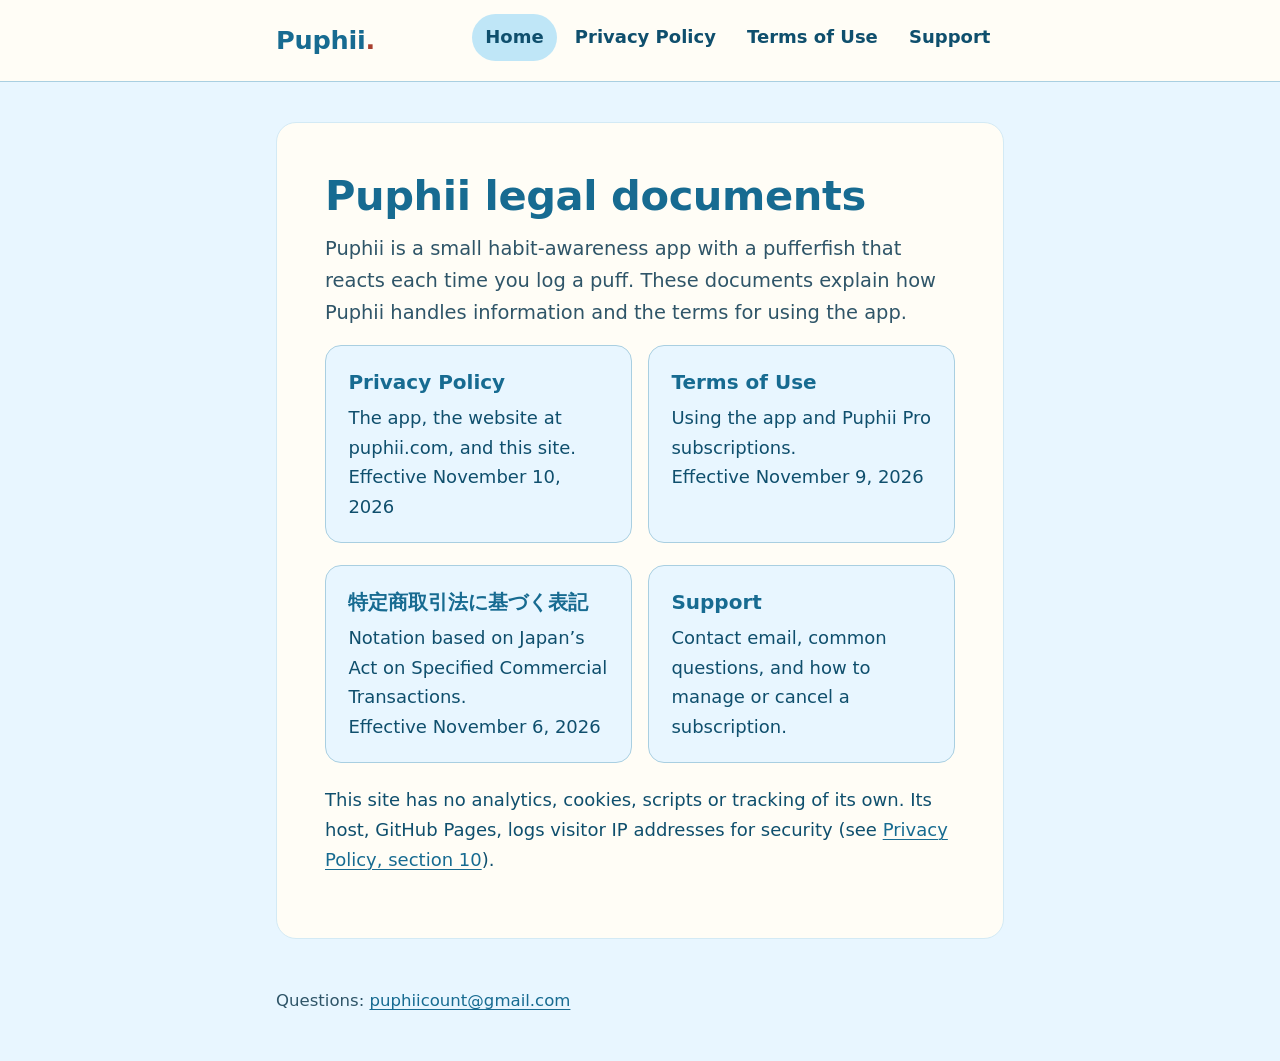
<file: puphii/index.html>
<!doctype html>
<html lang="en">
<head>
  <meta charset="utf-8">
  <meta name="viewport" content="width=device-width, initial-scale=1">
  <meta http-equiv="Content-Security-Policy" content="default-src 'none'; style-src 'self'; img-src 'self'; base-uri 'none'; form-action 'none'">
  <meta name="referrer" content="no-referrer">
  <title>Legal | Puphii</title>
  <meta name="description" content="Puphii’s Privacy Policy and Terms of Use.">
  <meta name="theme-color" content="#E8F6FF">
  <link rel="stylesheet" href="assets/site.css">
</head>
<body>
  <a class="skip-link" href="#main">Skip to content</a>

  <header class="site-header">
    <div class="site-header__inner">
      <a class="wordmark" href="./">Puphii<span>.</span></a>
      <nav class="site-nav" aria-label="Legal documents">
        <ul>
          <li><a href="./" aria-current="page">Home</a></li>
          <li><a href="privacy/">Privacy Policy</a></li>
          <li><a href="terms/">Terms of Use</a></li>
          <li><a href="support.html">Support</a></li>
        </ul>
      </nav>
    </div>
  </header>

  <main id="main">
    <div class="document">

      <h1>Puphii legal documents</h1>
      <p class="lede">Puphii is a small habit-awareness app with a pufferfish that reacts each time you log a puff. These documents explain how Puphii handles information and the terms for using the app.</p>

      <ul class="doc-links">
        <li>
          <a href="privacy/">
            <strong>Privacy Policy</strong>
            The app, the website at puphii.com, and this site.
            <br><span>Effective <time datetime="2026-11-10">November 10, 2026</time></span>
          </a>
        </li>
        <li>
          <a href="terms/">
            <strong>Terms of Use</strong>
            Using the app and Puphii Pro subscriptions.
            <br><span>Effective <time datetime="2026-11-09">November 9, 2026</time></span>
          </a>
        </li>
        <li>
          <a href="tokushoho.html">
            <strong>特定商取引法に基づく表記</strong>
            Notation based on Japan’s Act on Specified Commercial Transactions.
            <br><span>Effective <time datetime="2026-11-06">November 6, 2026</time></span>
          </a>
        </li>
        <li>
          <a href="support.html">
            <strong>Support</strong>
            Contact email, common questions, and how to manage or cancel a subscription.
          </a>
        </li>
      </ul>

      <p>This site has no analytics, cookies, scripts or tracking of its own. Its host, GitHub Pages, logs visitor IP addresses for security (see <a href="privacy/#legal-site">Privacy Policy, section 10</a>).</p>
    </div>
  </main>

  <footer class="site-footer">
    <p>Questions: <a href="mailto:puphiicount@gmail.com">puphiicount@gmail.com</a></p>
  </footer>
</body>
</html>
</file>
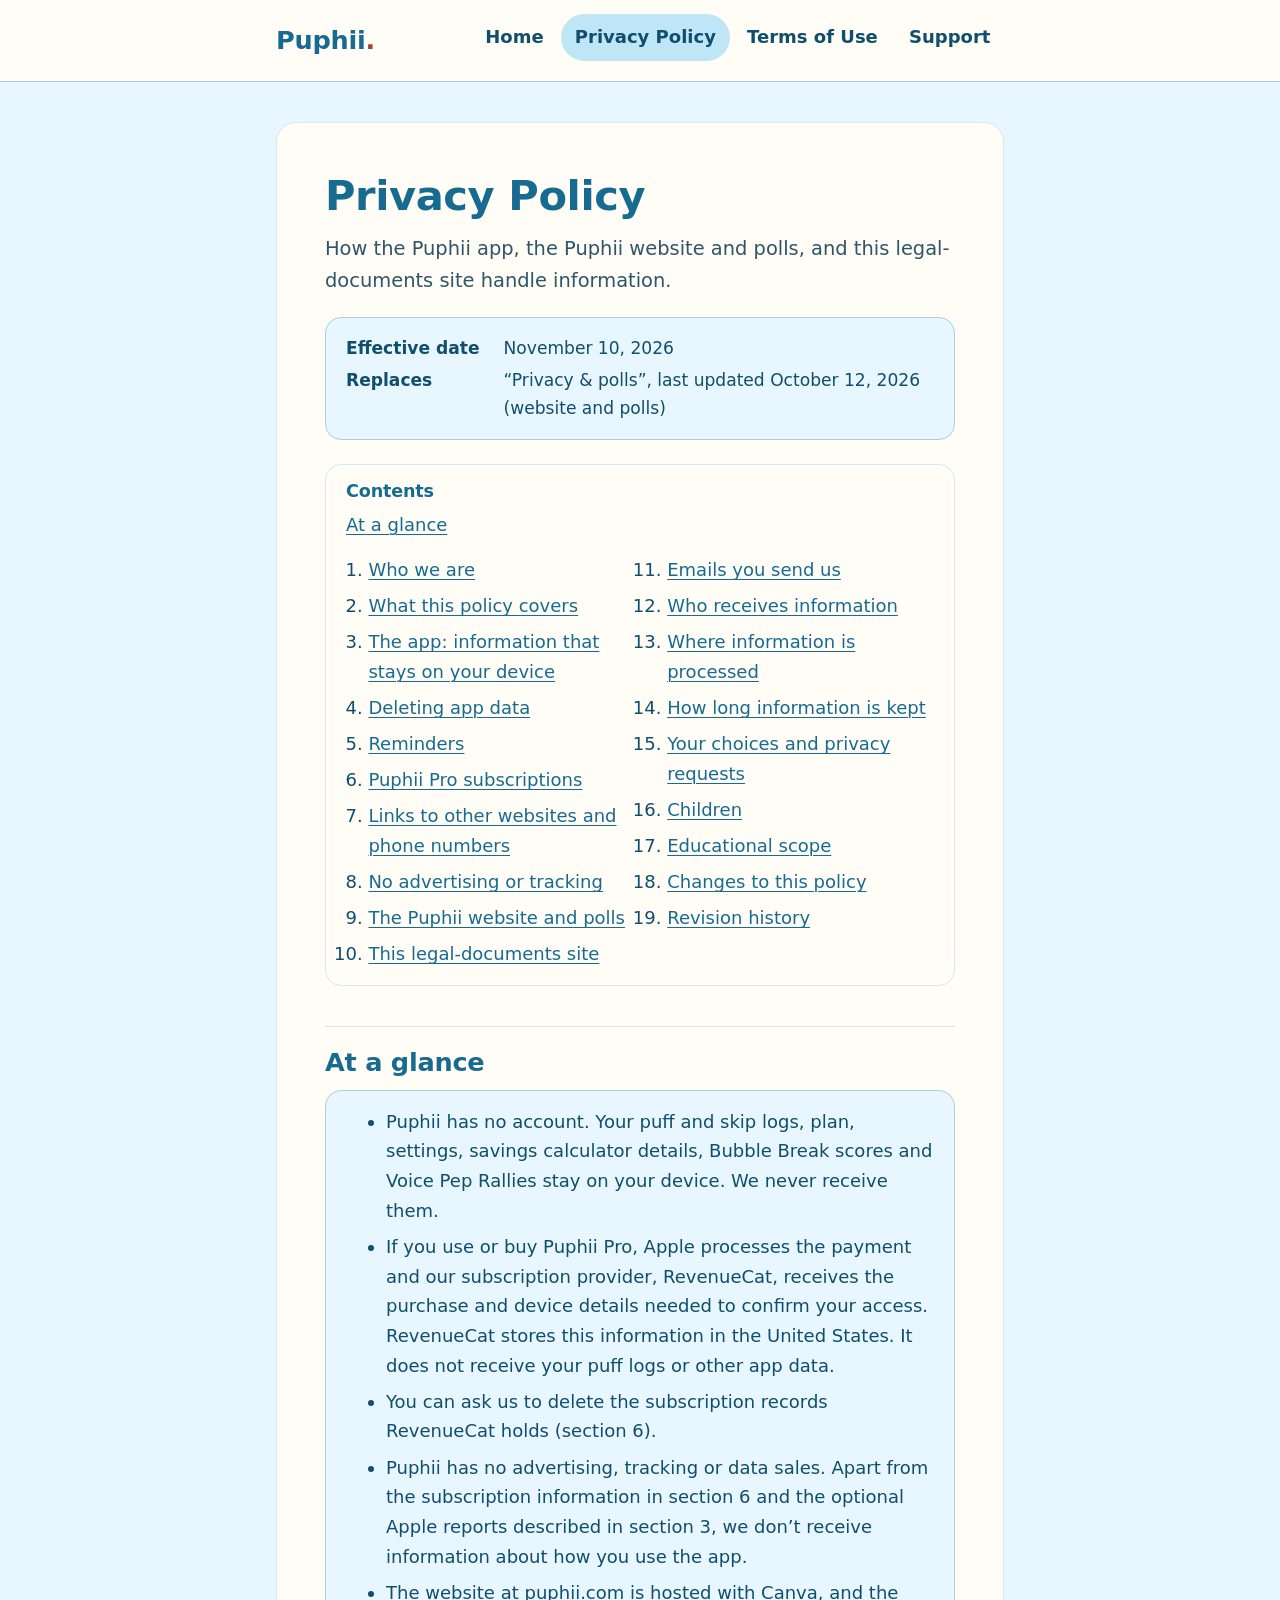
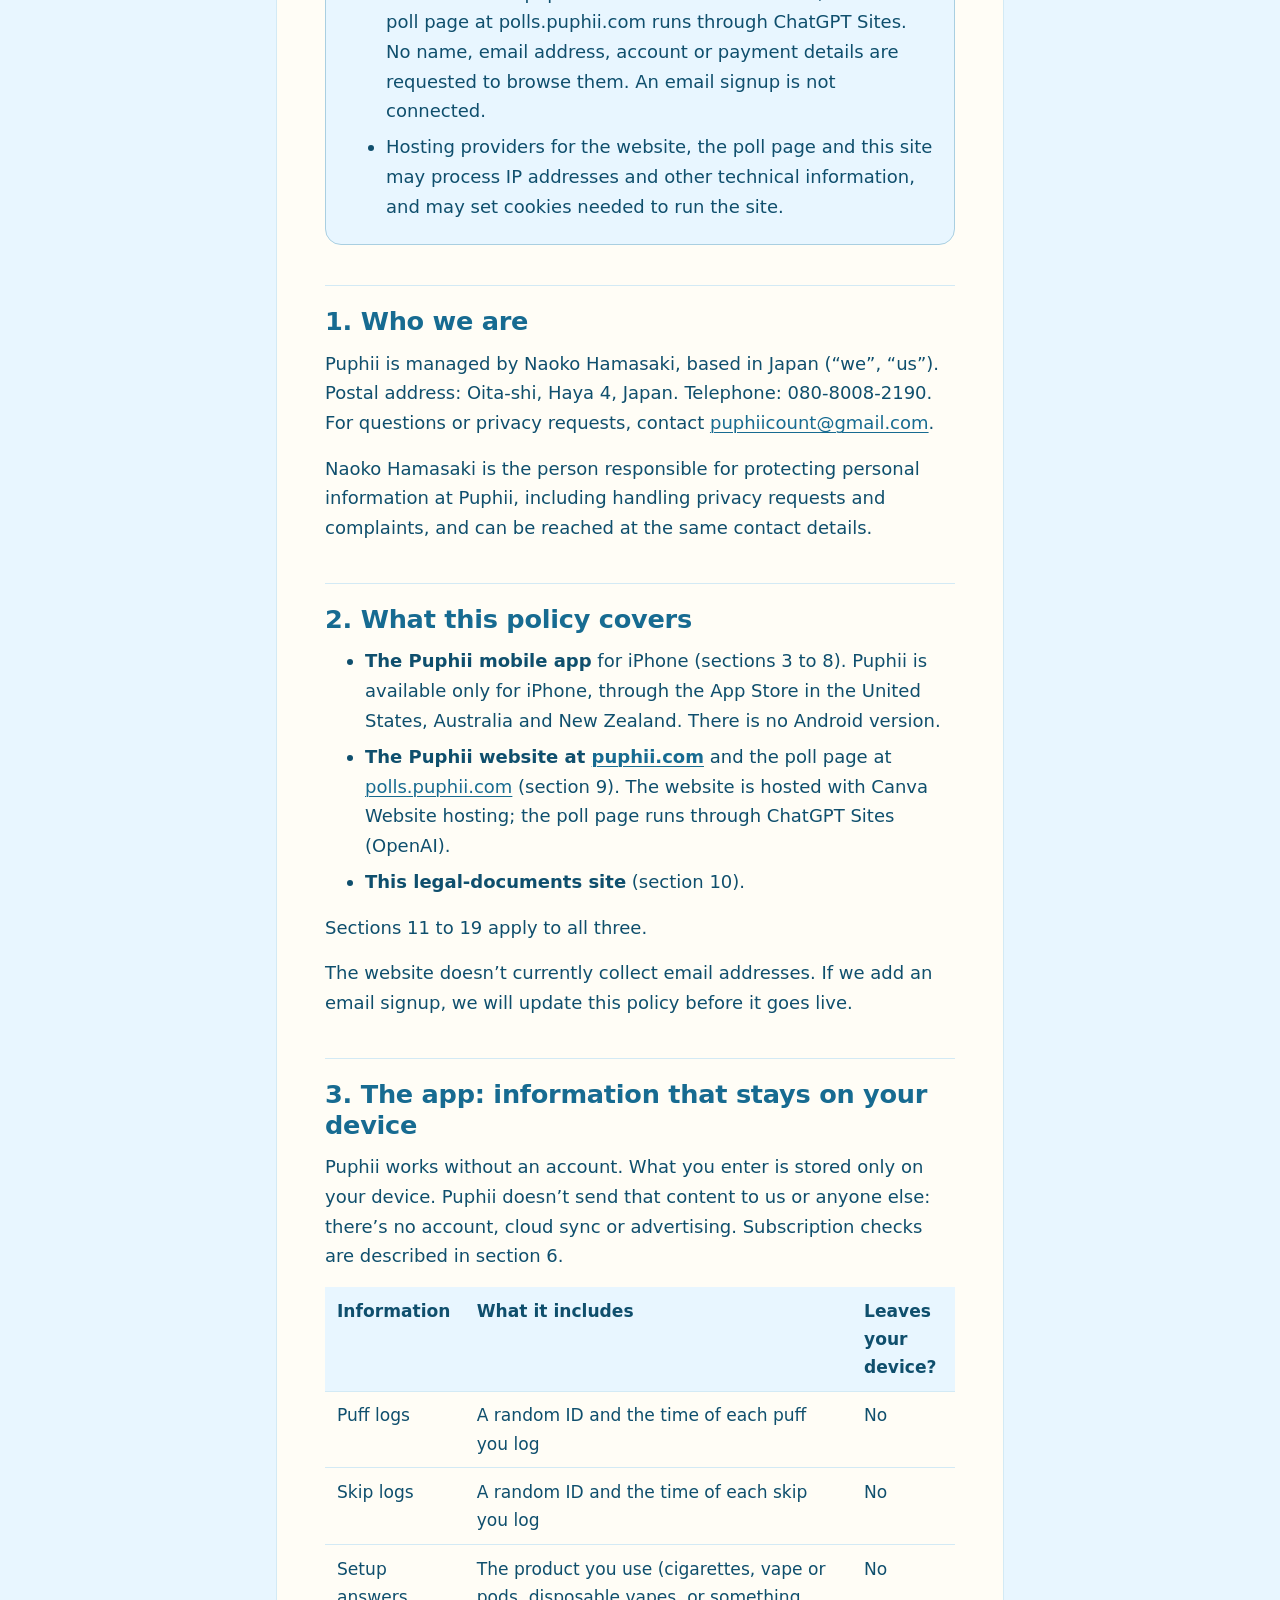
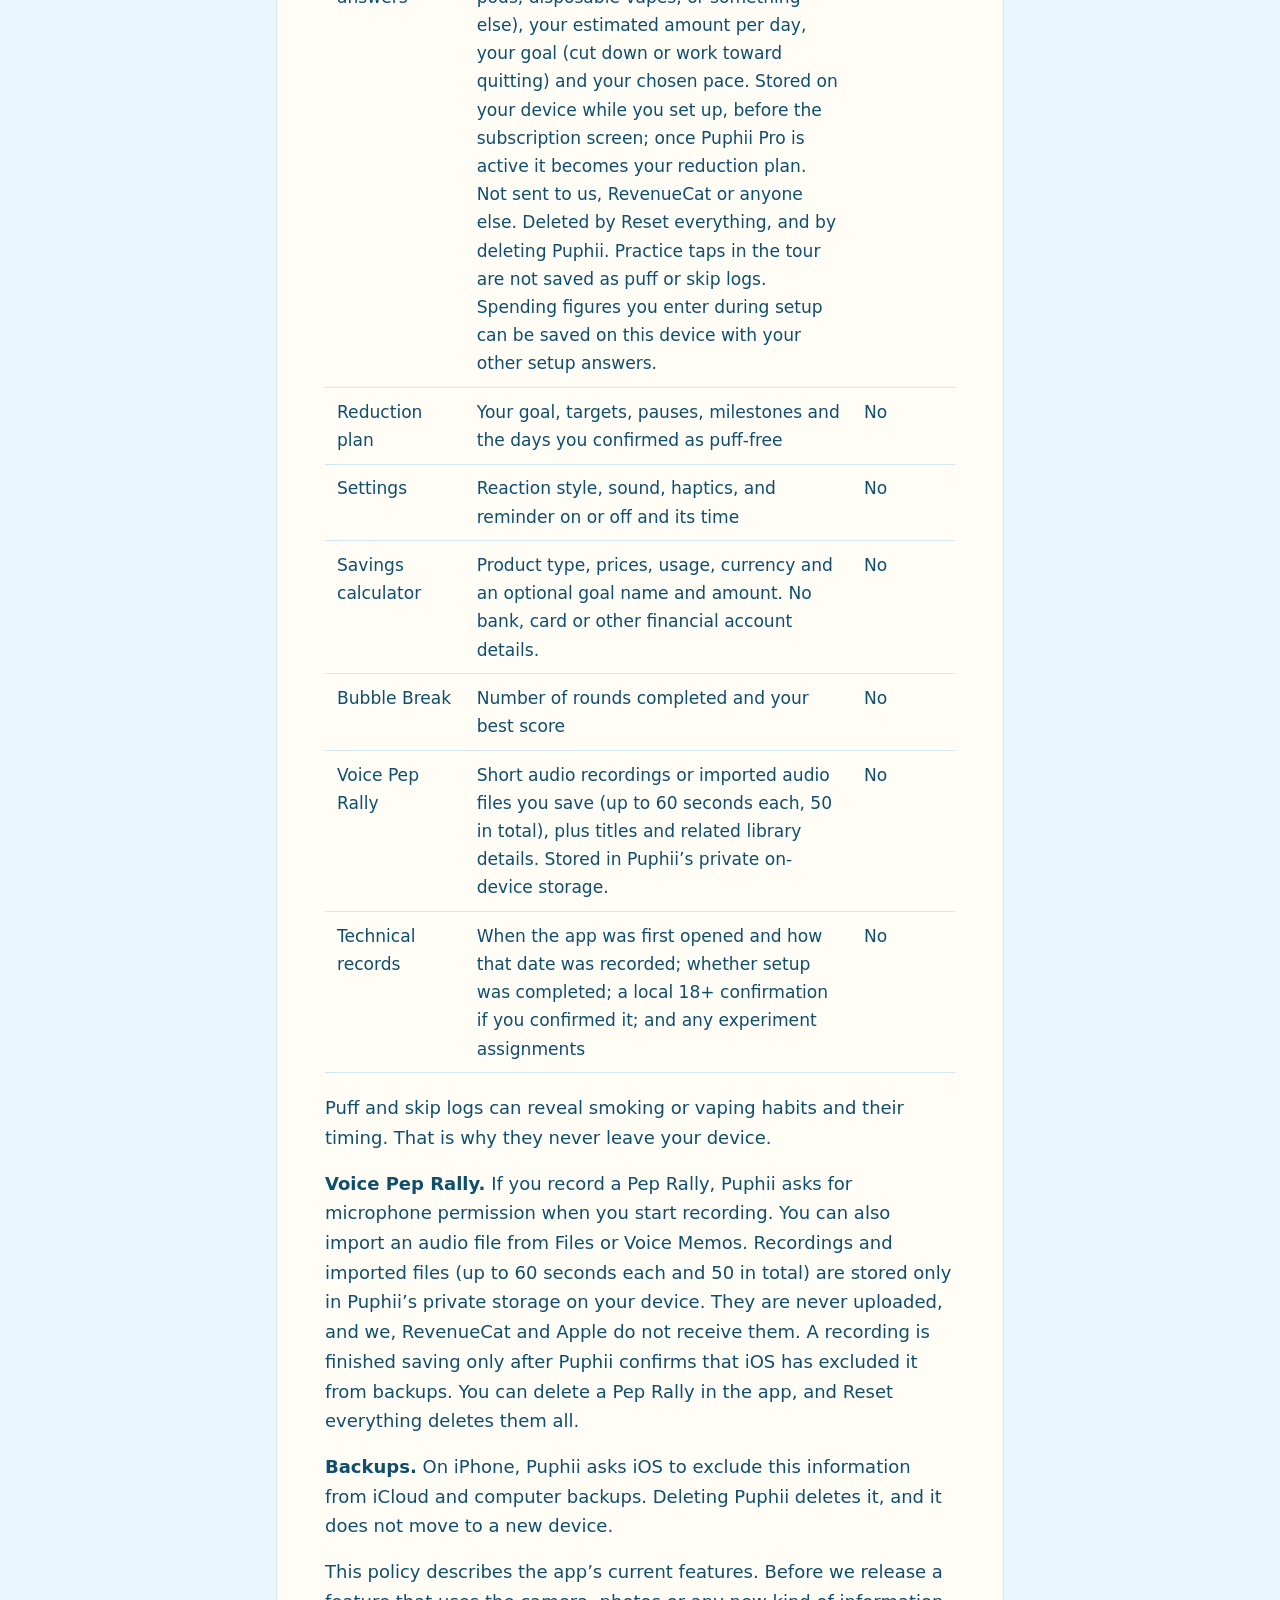
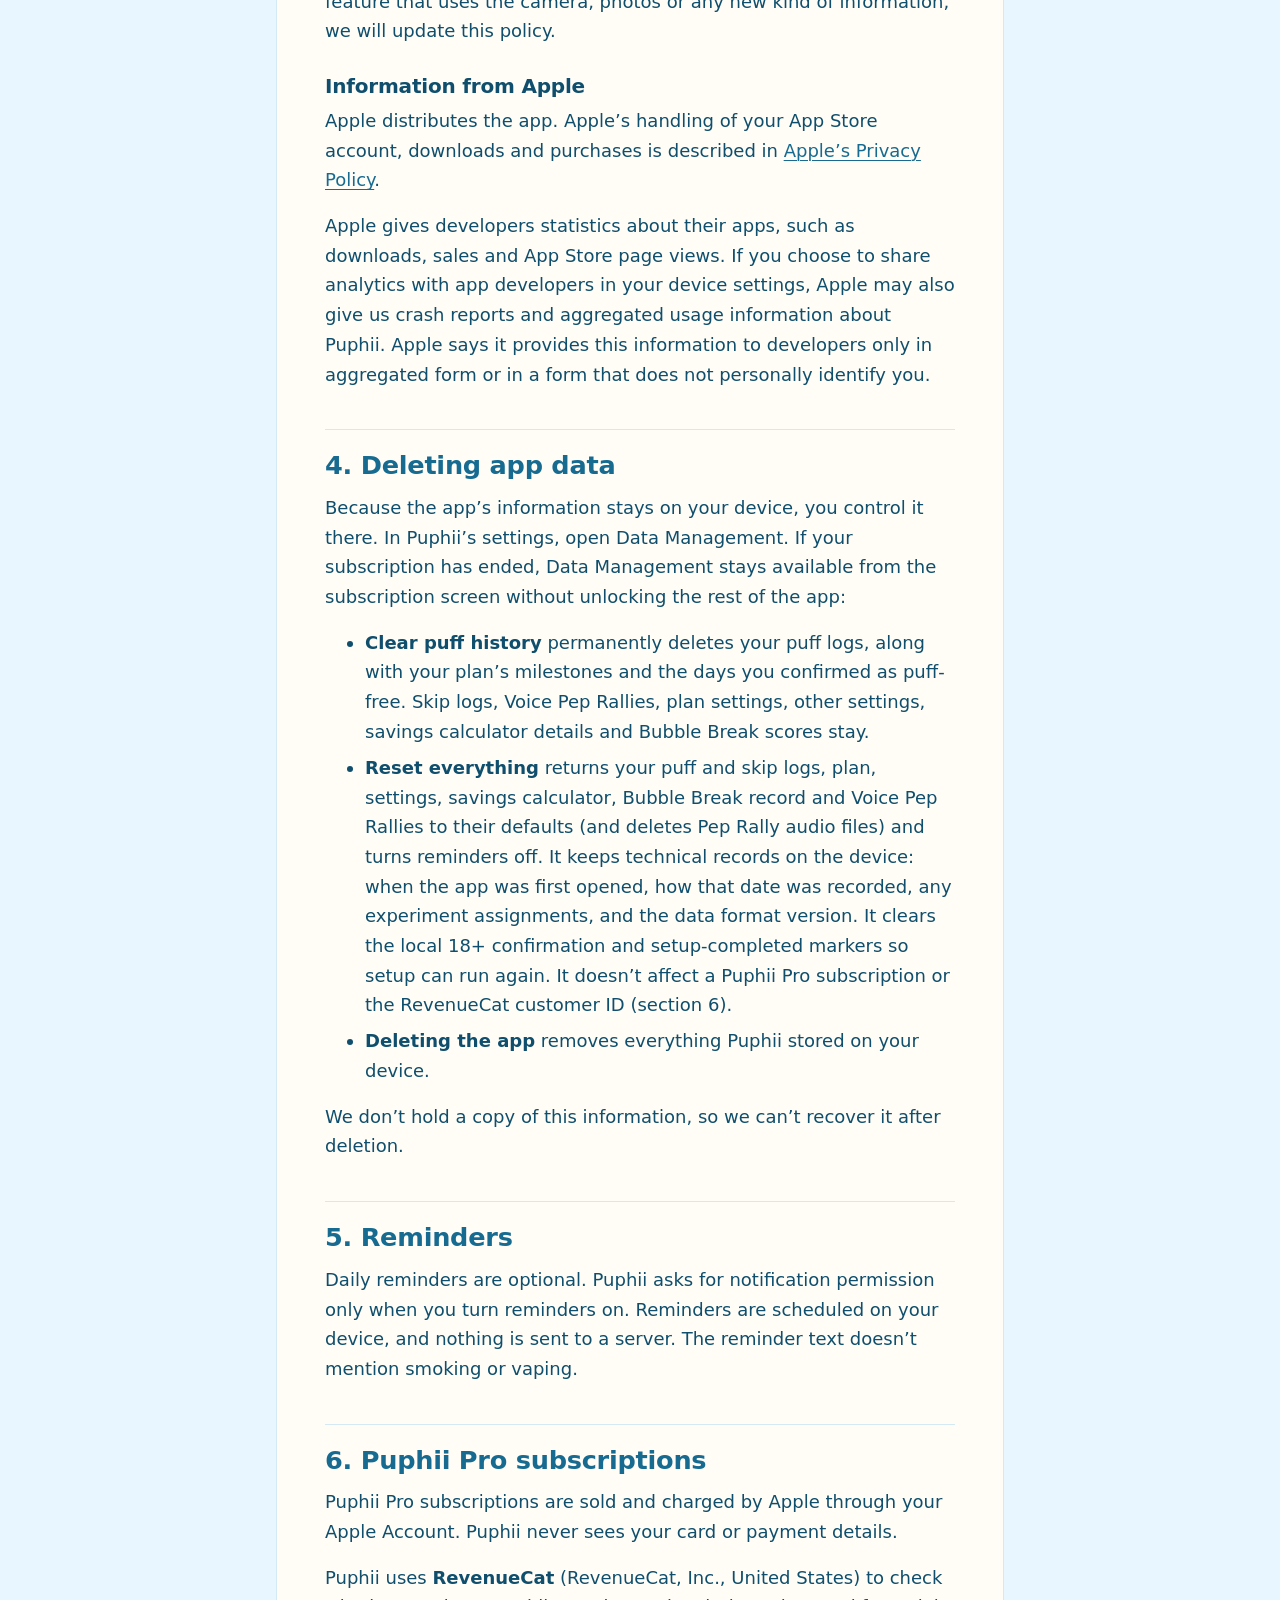
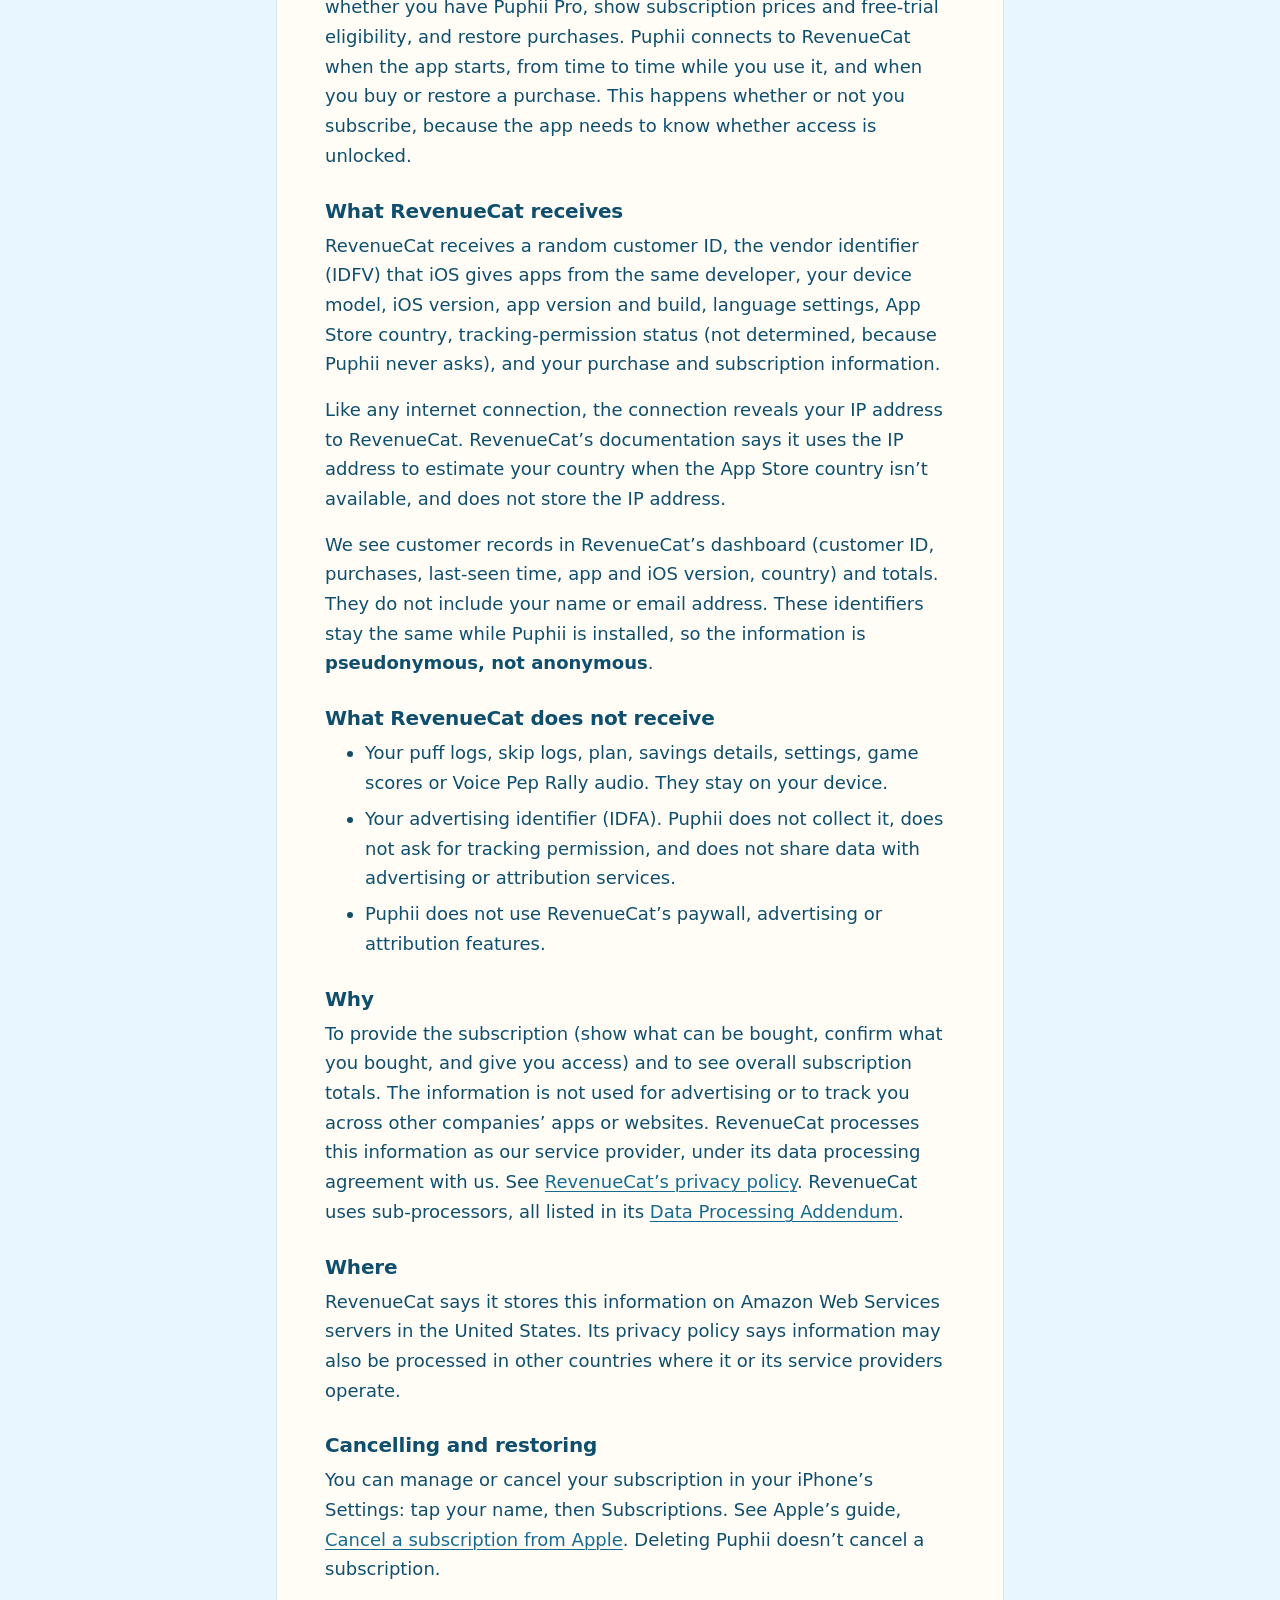
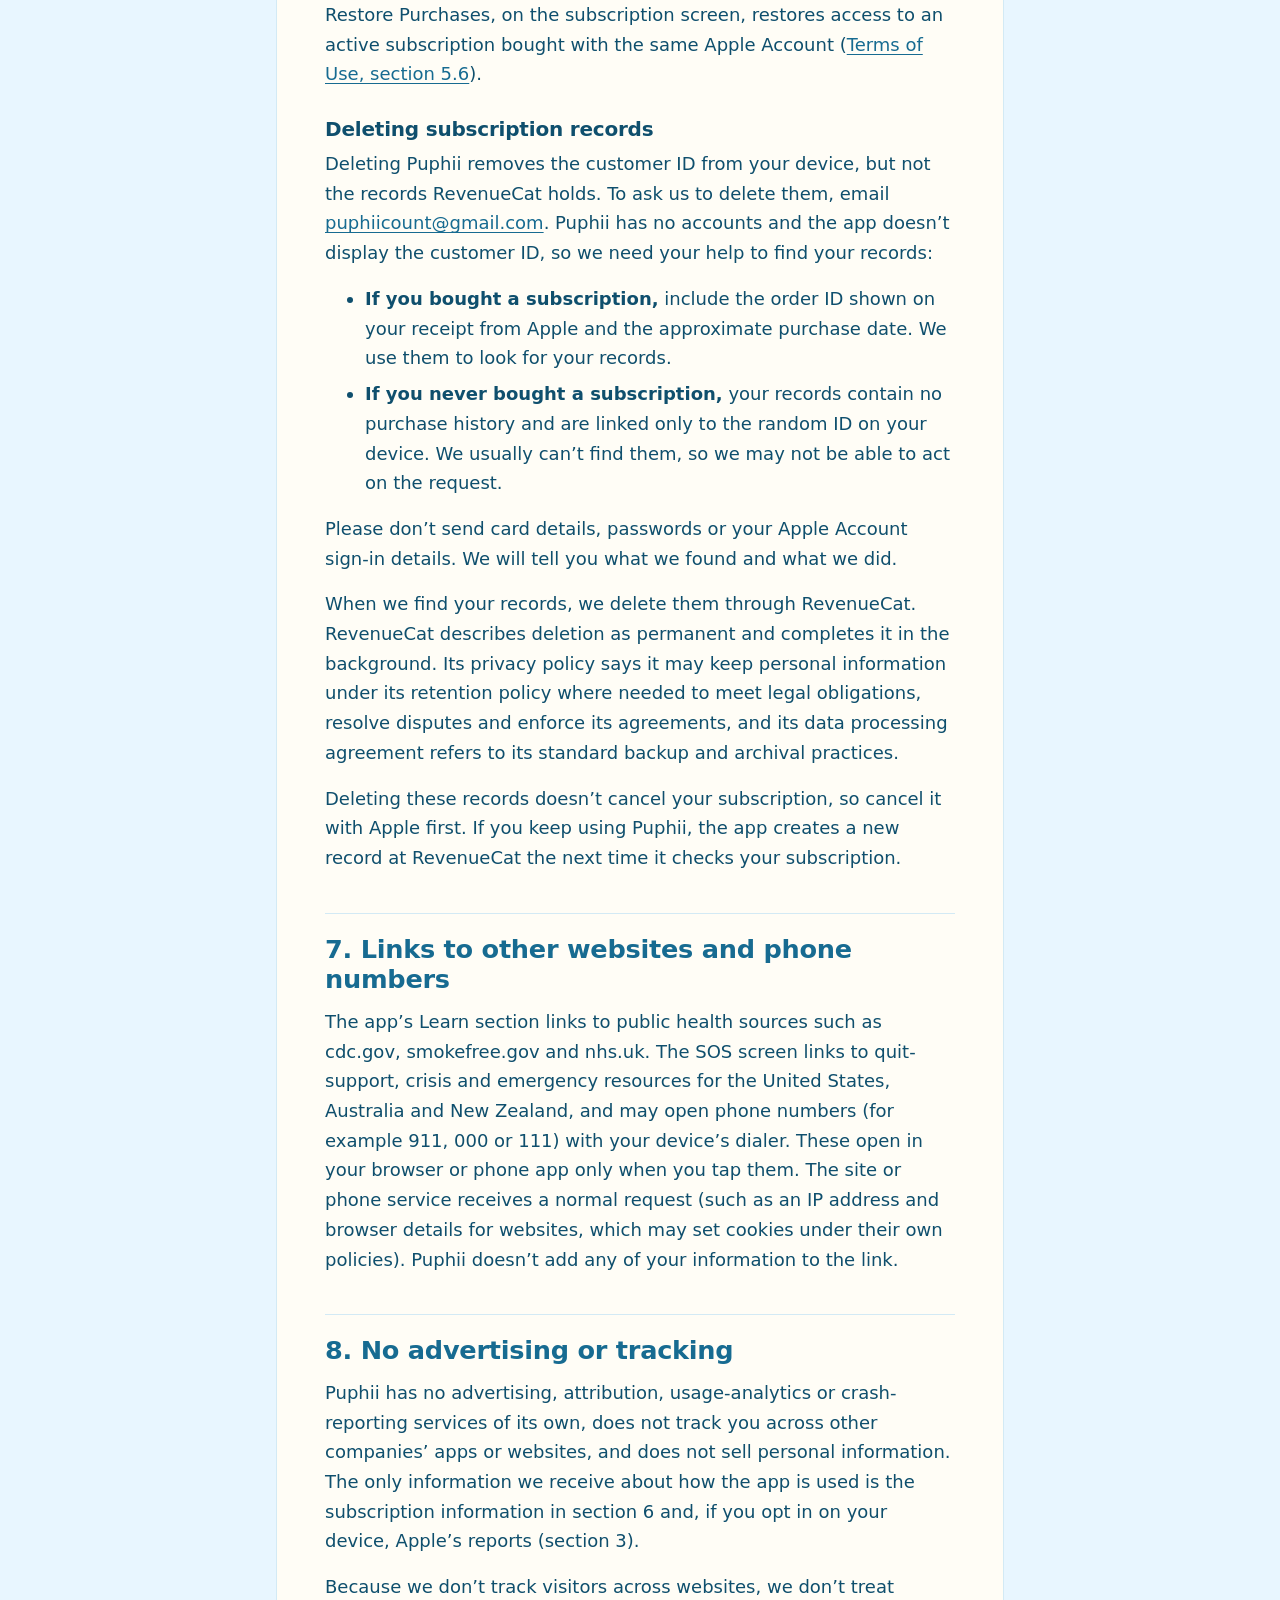
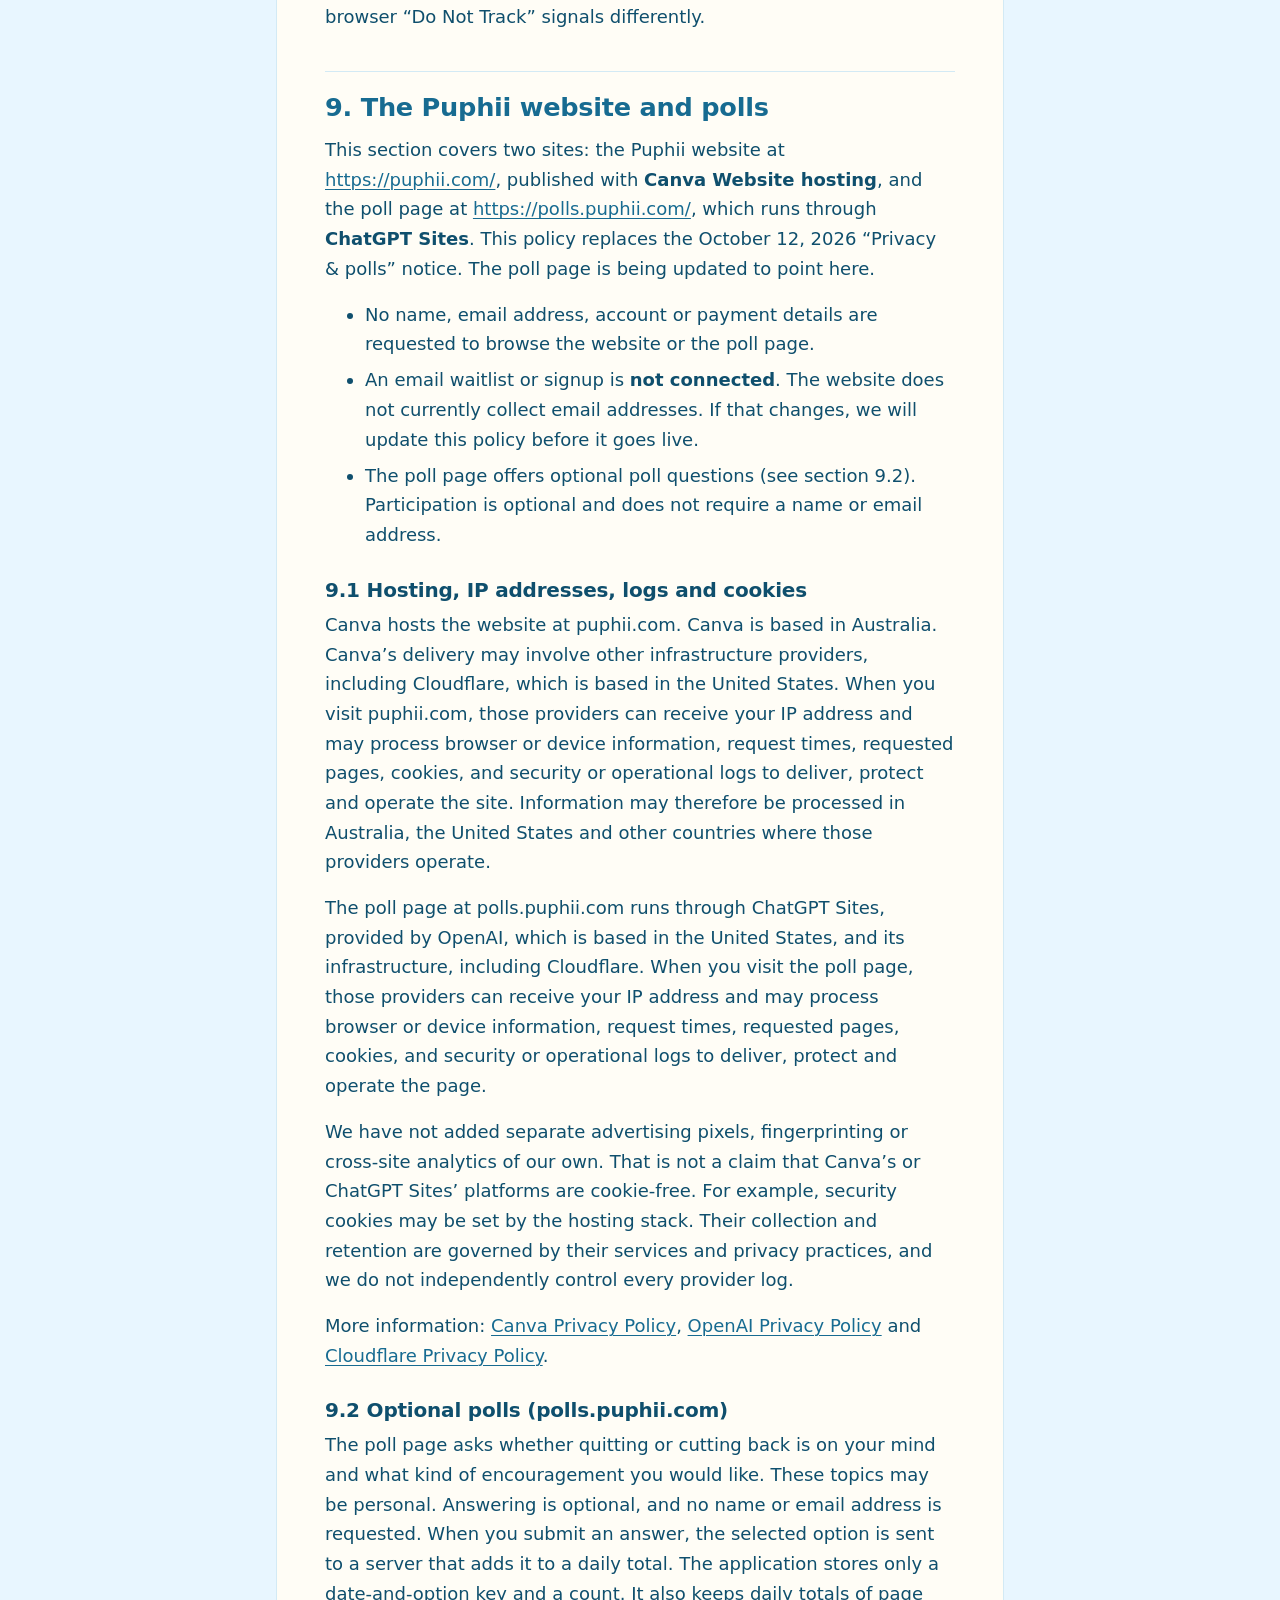
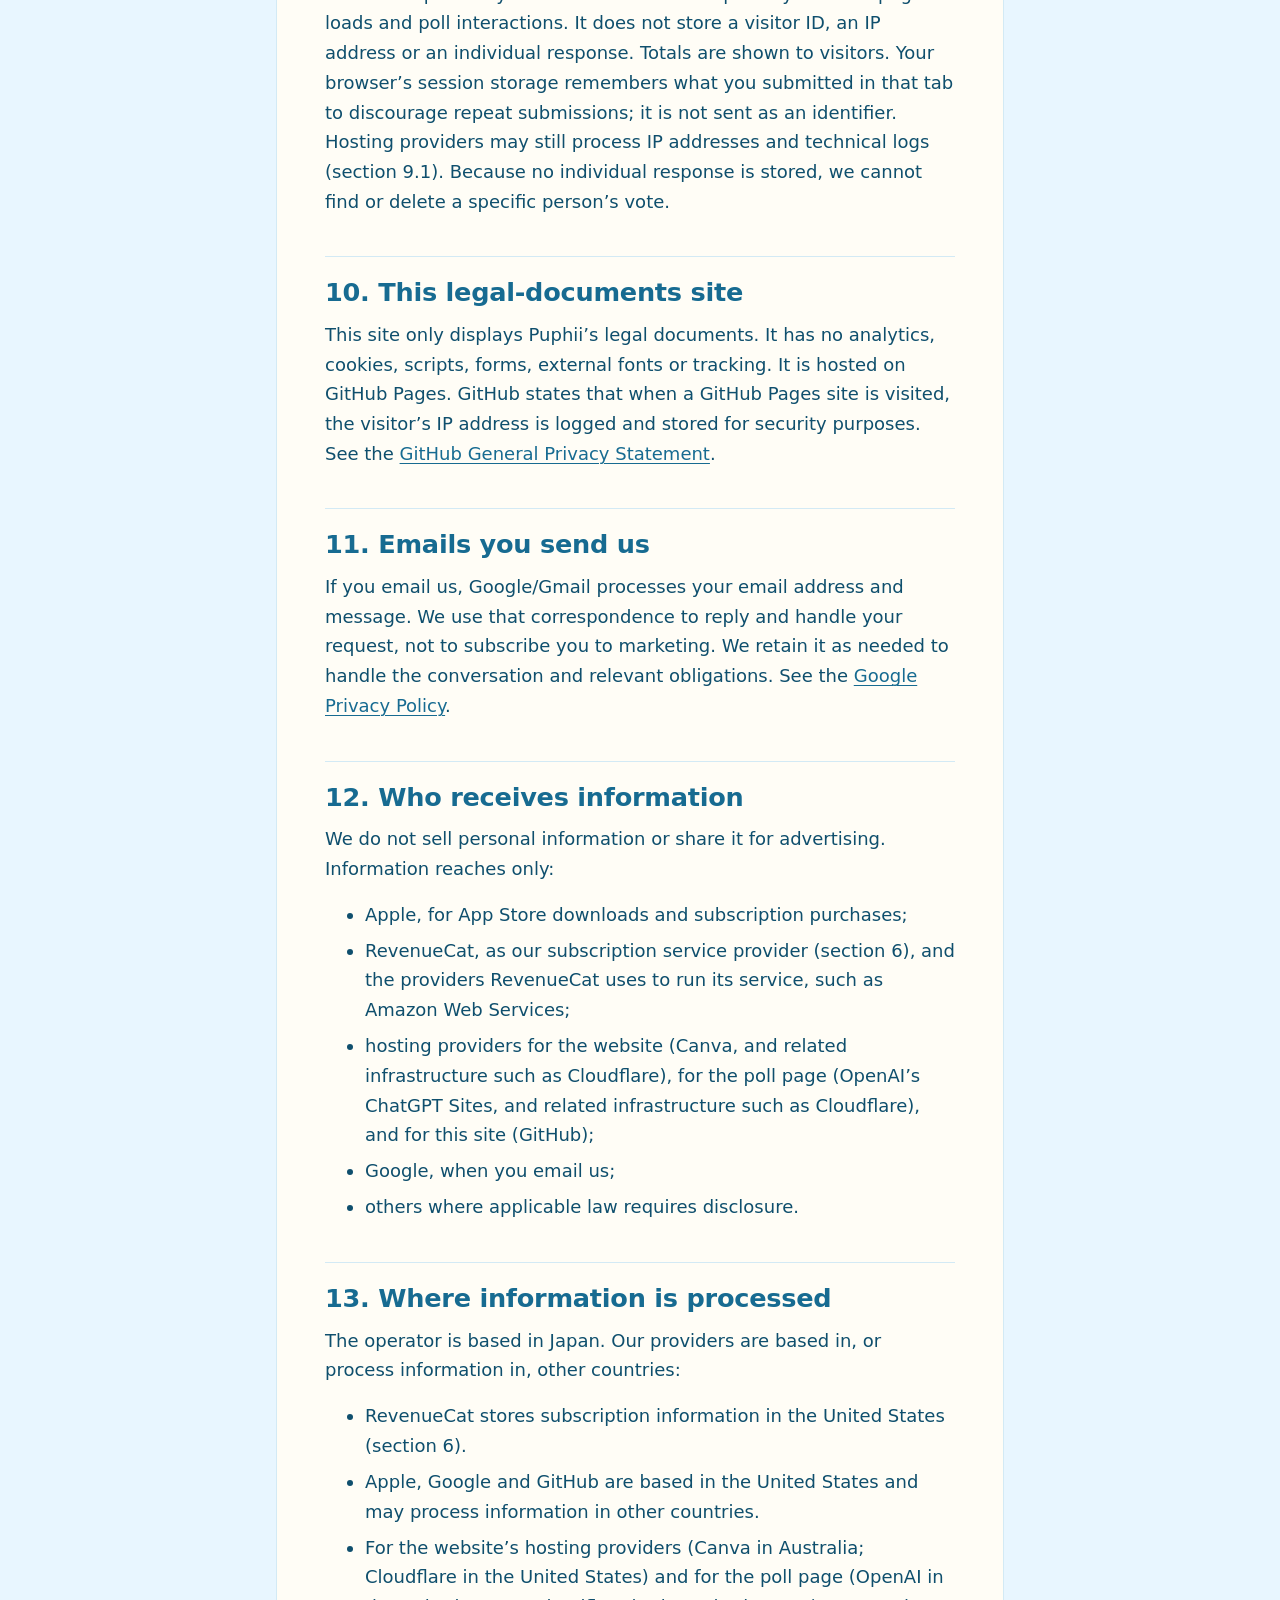
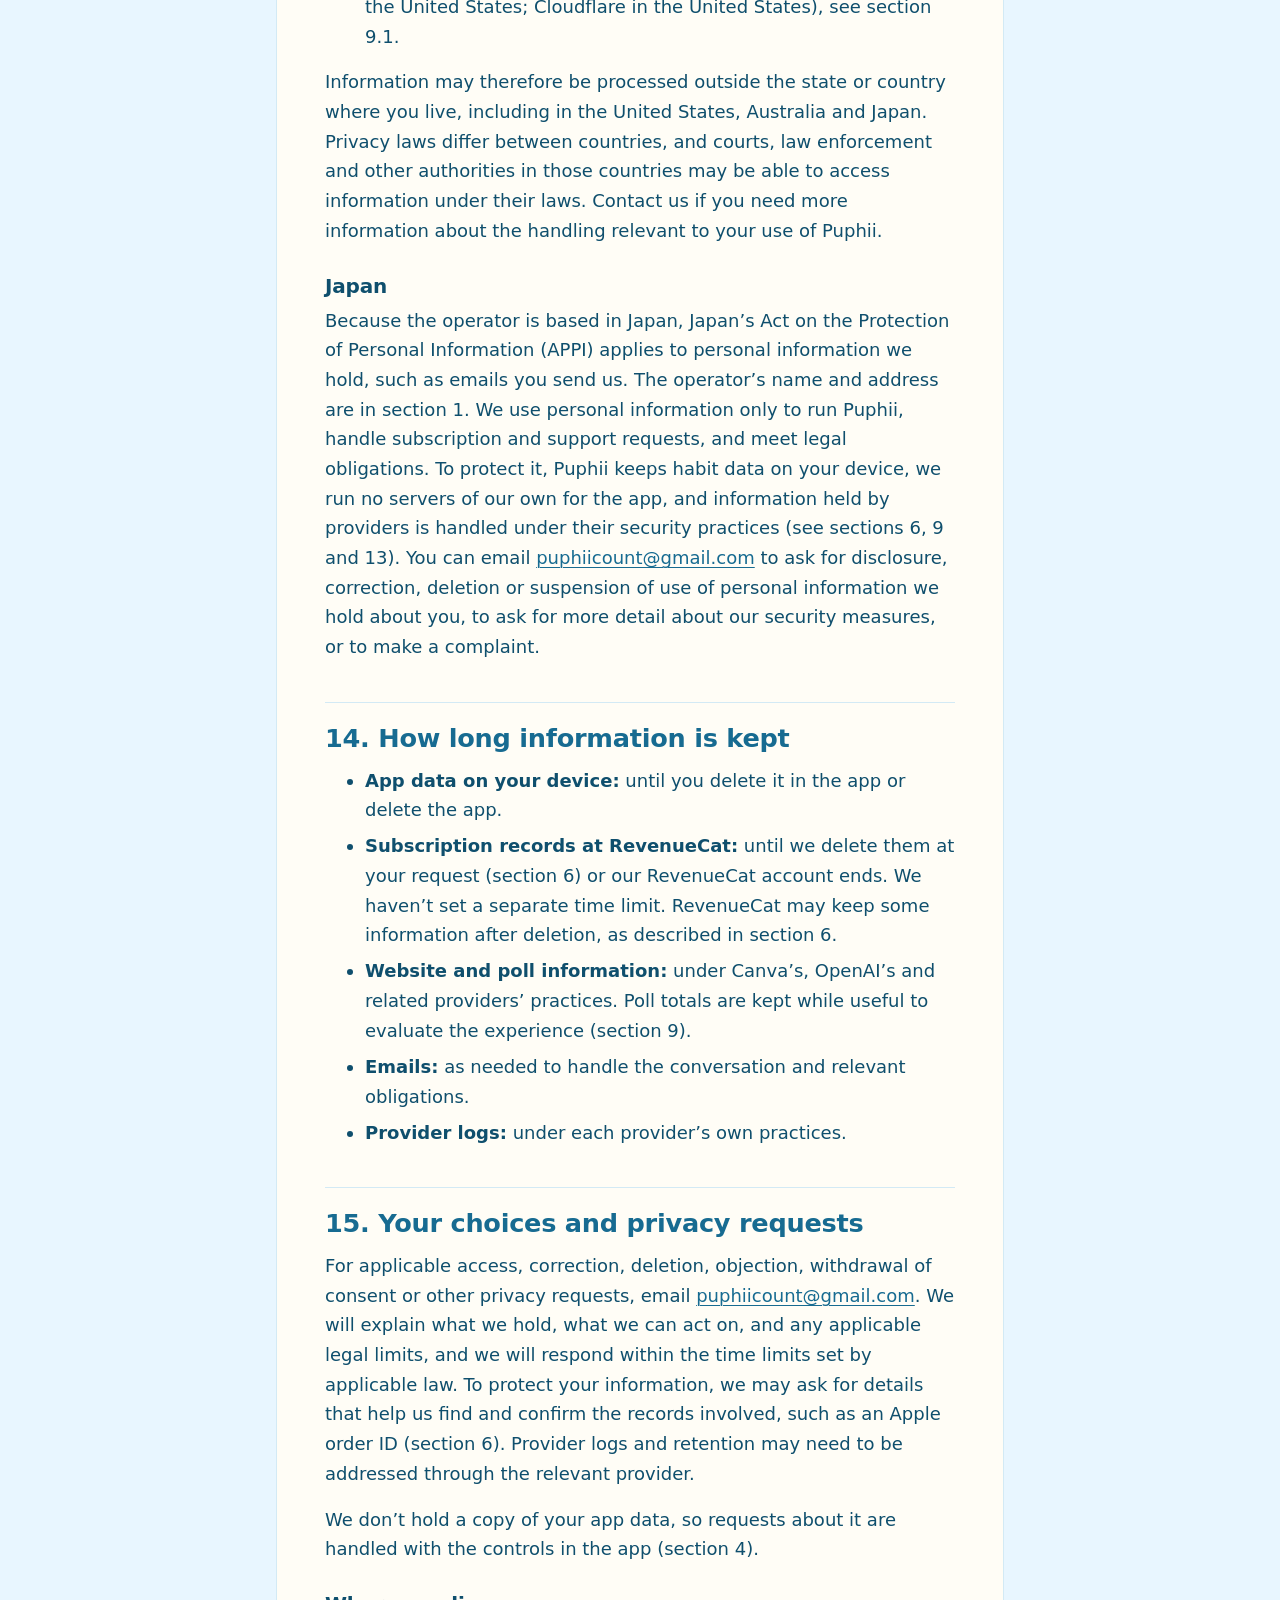
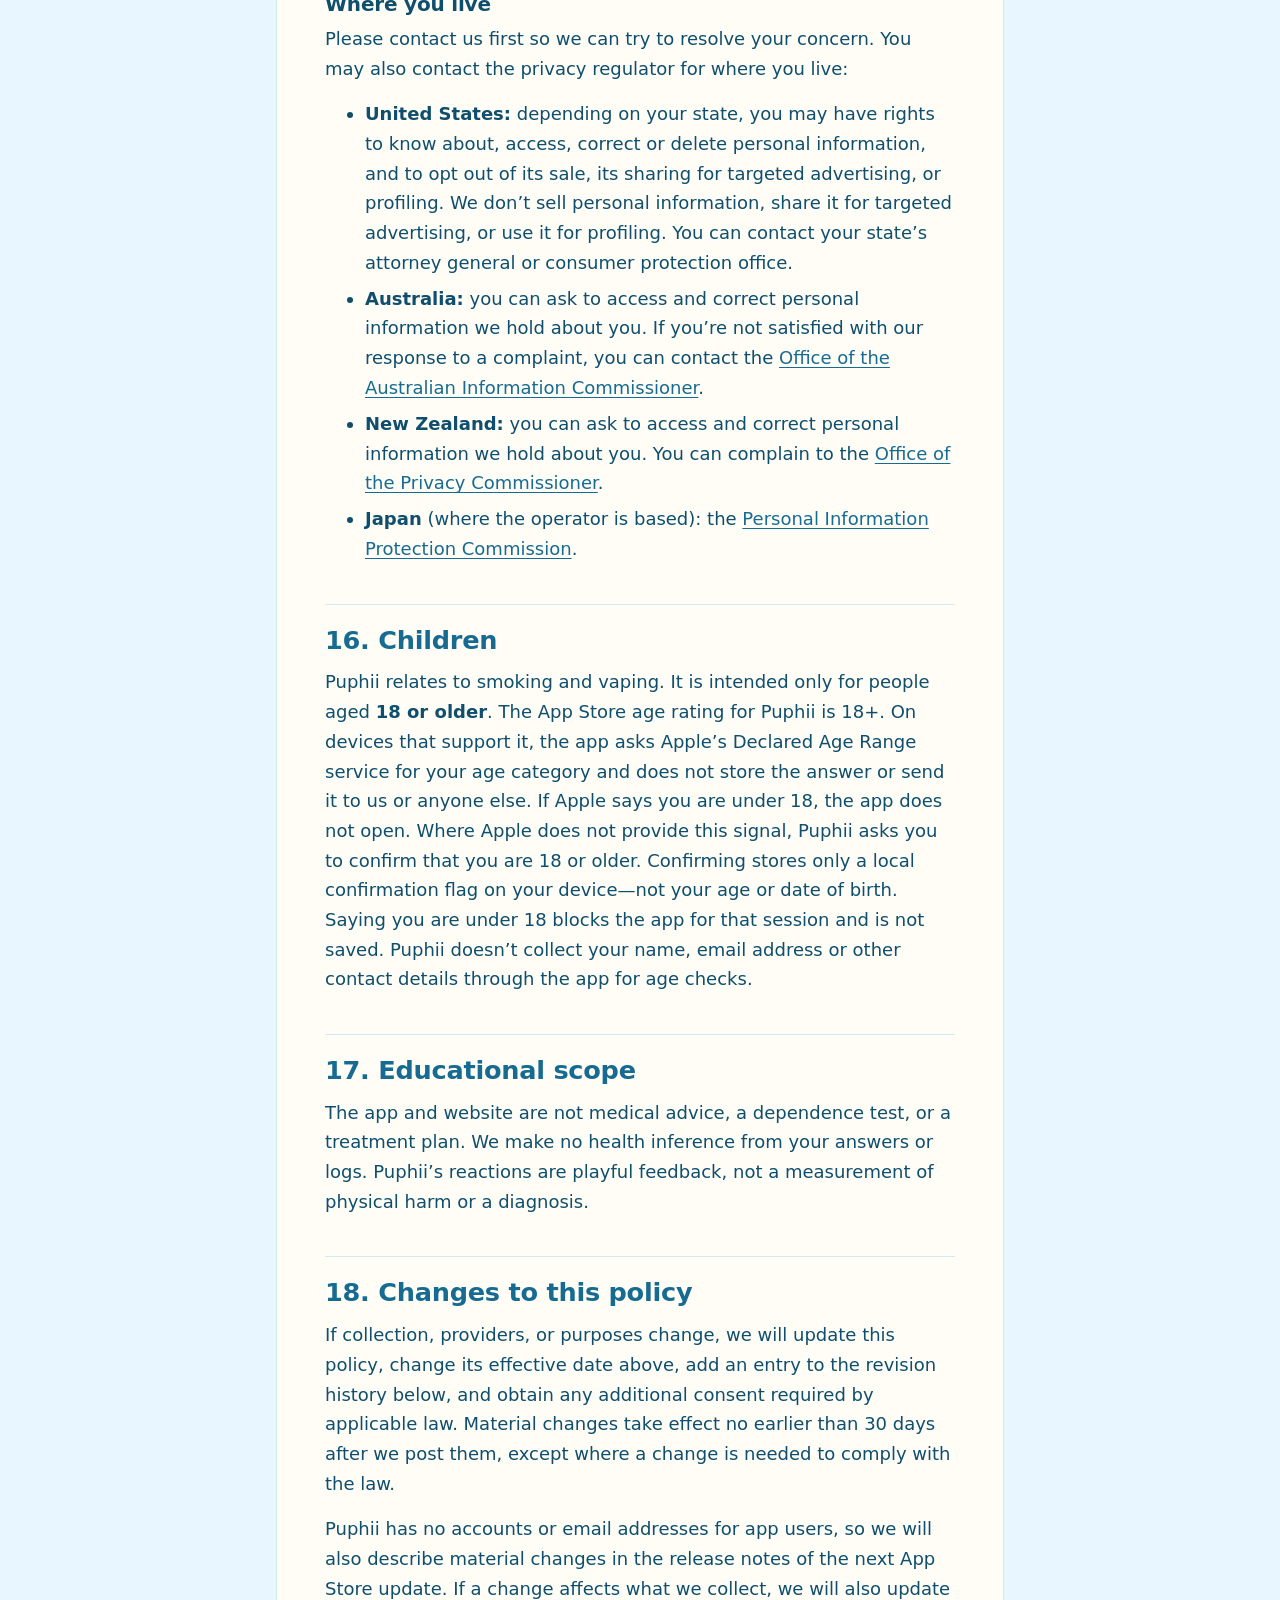
<file: puphii/privacy/index.html>
<!doctype html>
<html lang="en">
<head>
  <meta charset="utf-8">
  <meta name="viewport" content="width=device-width, initial-scale=1">
  <meta http-equiv="Content-Security-Policy" content="default-src 'none'; style-src 'self'; img-src 'self'; base-uri 'none'; form-action 'none'">
  <meta name="referrer" content="no-referrer">
  <title>Privacy Policy | Puphii</title>
  <meta name="description" content="How the Puphii app, the Puphii website and polls, and this legal-documents site handle information.">
  <meta name="theme-color" content="#E8F6FF">
  <link rel="stylesheet" href="../assets/site.css">
</head>
<body>
  <a class="skip-link" href="#main">Skip to content</a>

  <header class="site-header">
    <div class="site-header__inner">
      <a class="wordmark" href="../">Puphii<span>.</span></a>
      <nav class="site-nav" aria-label="Legal documents">
        <ul>
          <li><a href="../">Home</a></li>
          <li><a href="../privacy/" aria-current="page">Privacy Policy</a></li>
          <li><a href="../terms/">Terms of Use</a></li>
          <li><a href="../support.html">Support</a></li>
        </ul>
      </nav>
    </div>
  </header>

  <main id="main">
    <article class="document" aria-labelledby="title">

      <h1 id="title">Privacy Policy</h1>
      <p class="lede">How the Puphii app, the Puphii website and polls, and this legal-documents site handle information.</p>

      <dl class="revision" aria-label="Revision information">
        <dt>Effective date</dt>
        <dd><time datetime="2026-11-10">November 10, 2026</time></dd>
        <dt>Replaces</dt>
        <dd>“Privacy &amp; polls”, last updated <time datetime="2026-10-12">October 12, 2026</time> (website and polls)</dd>
      </dl>

      <nav class="toc" aria-labelledby="toc-title">
        <h2 id="toc-title">Contents</h2>
        <p><a href="#at-a-glance">At a glance</a></p>
        <ol>
          <li><a href="#who-we-are">Who we are</a></li>
          <li><a href="#scope">What this policy covers</a></li>
          <li><a href="#app-device">The app: information that stays on your device</a></li>
          <li><a href="#app-deleting">Deleting app data</a></li>
          <li><a href="#app-reminders">Reminders</a></li>
          <li><a href="#app-subscriptions">Puphii Pro subscriptions</a></li>
          <li><a href="#app-links">Links to other websites and phone numbers</a></li>
          <li><a href="#no-tracking">No advertising or tracking</a></li>
          <li><a href="#website">The Puphii website and polls</a></li>
          <li><a href="#legal-site">This legal-documents site</a></li>
          <li><a href="#email">Emails you send us</a></li>
          <li><a href="#recipients">Who receives information</a></li>
          <li><a href="#processing-location">Where information is processed</a></li>
          <li><a href="#retention">How long information is kept</a></li>
          <li><a href="#requests">Your choices and privacy requests</a></li>
          <li><a href="#children">Children</a></li>
          <li><a href="#educational-scope">Educational scope</a></li>
          <li><a href="#changes">Changes to this policy</a></li>
          <li><a href="#history">Revision history</a></li>
        </ol>
      </nav>

      <section aria-labelledby="at-a-glance">
        <h2 id="at-a-glance">At a glance</h2>
        <div class="at-a-glance">
          <ul>
            <li>Puphii has no account. Your puff and skip logs, plan, settings, savings calculator details, Bubble Break scores and Voice Pep Rallies stay on your device. We never receive them.</li>
            <li>If you use or buy Puphii Pro, Apple processes the payment and our subscription provider, RevenueCat, receives the purchase and device details needed to confirm your access. RevenueCat stores this information in the United States. It does not receive your puff logs or other app data.</li>
            <li>You can ask us to delete the subscription records RevenueCat holds (section 6).</li>
            <li>Puphii has no advertising, tracking or data sales. Apart from the subscription information in section 6 and the optional Apple reports described in section 3, we don’t receive information about how you use the app.</li>
            <li>The website at puphii.com is hosted with Canva, and the poll page at polls.puphii.com runs through ChatGPT Sites. No name, email address, account or payment details are requested to browse them. An email signup is not connected.</li>
            <li>Hosting providers for the website, the poll page and this site may process IP addresses and other technical information, and may set cookies needed to run the site.</li>
          </ul>
        </div>
      </section>

      <section aria-labelledby="who-we-are">
        <h2 id="who-we-are">1. Who we are</h2>
        <p>Puphii is managed by Naoko Hamasaki, based in Japan (“we”, “us”). Postal address: Oita-shi, Haya 4, Japan. Telephone: 080-8008-2190. For questions or privacy requests, contact <a href="mailto:puphiicount@gmail.com">puphiicount@gmail.com</a>.</p>
        <p>Naoko Hamasaki is the person responsible for protecting personal information at Puphii, including handling privacy requests and complaints, and can be reached at the same contact details.</p>
      </section>

      <section aria-labelledby="scope">
        <h2 id="scope">2. What this policy covers</h2>
        <ul>
          <li><strong>The Puphii mobile app</strong> for iPhone (sections 3 to 8). Puphii is available only for iPhone, through the App Store in the United States, Australia and New Zealand. There is no Android version.</li>
          <li><strong>The Puphii website at <a href="https://puphii.com/">puphii.com</a></strong> and the poll page at <a href="https://polls.puphii.com/">polls.puphii.com</a> (section 9). The website is hosted with Canva Website hosting; the poll page runs through ChatGPT Sites (OpenAI).</li>
          <li><strong>This legal-documents site</strong> (section 10).</li>
        </ul>
        <p>Sections 11 to 19 apply to all three.</p>
        <p>The website doesn’t currently collect email addresses. If we add an email signup, we will update this policy before it goes live.</p>
      </section>

      <section aria-labelledby="app-device">
        <h2 id="app-device">3. The app: information that stays on your device</h2>
        <p>Puphii works without an account. What you enter is stored only on your device. Puphii doesn’t send that content to us or anyone else: there’s no account, cloud sync or advertising. Subscription checks are described in section 6.</p>
        <div class="table-wrap">
          <table>
            <caption class="visually-hidden">Information the app stores on your device</caption>
            <thead>
              <tr><th scope="col">Information</th><th scope="col">What it includes</th><th scope="col">Leaves your device?</th></tr>
            </thead>
            <tbody>
              <tr><td>Puff logs</td><td>A random ID and the time of each puff you log</td><td>No</td></tr>
              <tr><td>Skip logs</td><td>A random ID and the time of each skip you log</td><td>No</td></tr>
              <tr><td>Setup answers</td><td>The product you use (cigarettes, vape or pods, disposable vapes, or something else), your estimated amount per day, your goal (cut down or work toward quitting) and your chosen pace. Stored on your device while you set up, before the subscription screen; once Puphii Pro is active it becomes your reduction plan. Not sent to us, RevenueCat or anyone else. Deleted by Reset everything, and by deleting Puphii. Practice taps in the tour are not saved as puff or skip logs. Spending figures you enter during setup can be saved on this device with your other setup answers.</td><td>No</td></tr>
              <tr><td>Reduction plan</td><td>Your goal, targets, pauses, milestones and the days you confirmed as puff-free</td><td>No</td></tr>
              <tr><td>Settings</td><td>Reaction style, sound, haptics, and reminder on or off and its time</td><td>No</td></tr>
              <tr><td>Savings calculator</td><td>Product type, prices, usage, currency and an optional goal name and amount. No bank, card or other financial account details.</td><td>No</td></tr>
              <tr><td>Bubble Break</td><td>Number of rounds completed and your best score</td><td>No</td></tr>
              <tr><td>Voice Pep Rally</td><td>Short audio recordings or imported audio files you save (up to 60 seconds each, 50 in total), plus titles and related library details. Stored in Puphii’s private on-device storage.</td><td>No</td></tr>
              <tr><td>Technical records</td><td>When the app was first opened and how that date was recorded; whether setup was completed; a local 18+ confirmation if you confirmed it; and any experiment assignments</td><td>No</td></tr>
            </tbody>
          </table>
        </div>
        <p>Puff and skip logs can reveal smoking or vaping habits and their timing. That is why they never leave your device.</p>
        <p><strong>Voice Pep Rally.</strong> If you record a Pep Rally, Puphii asks for microphone permission when you start recording. You can also import an audio file from Files or Voice Memos. Recordings and imported files (up to 60 seconds each and 50 in total) are stored only in Puphii’s private storage on your device. They are never uploaded, and we, RevenueCat and Apple do not receive them. A recording is finished saving only after Puphii confirms that iOS has excluded it from backups. You can delete a Pep Rally in the app, and Reset everything deletes them all.</p>
        <p><strong>Backups.</strong> On iPhone, Puphii asks iOS to exclude this information from iCloud and computer backups. Deleting Puphii deletes it, and it does not move to a new device.</p>
        <p>This policy describes the app’s current features. Before we release a feature that uses the camera, photos or any new kind of information, we will update this policy.</p>
        <h3 id="app-apple">Information from Apple</h3>
        <p>Apple distributes the app. Apple’s handling of your App Store account, downloads and purchases is described in <a href="https://www.apple.com/legal/privacy/">Apple’s Privacy Policy</a>.</p>
        <p>Apple gives developers statistics about their apps, such as downloads, sales and App Store page views. If you choose to share analytics with app developers in your device settings, Apple may also give us crash reports and aggregated usage information about Puphii. Apple says it provides this information to developers only in aggregated form or in a form that does not personally identify you.</p>
      </section>

      <section aria-labelledby="app-deleting">
        <h2 id="app-deleting">4. Deleting app data</h2>
        <p>Because the app’s information stays on your device, you control it there. In Puphii’s settings, open Data Management. If your subscription has ended, Data Management stays available from the subscription screen without unlocking the rest of the app:</p>
        <ul>
          <li><strong>Clear puff history</strong> permanently deletes your puff logs, along with your plan’s milestones and the days you confirmed as puff-free. Skip logs, Voice Pep Rallies, plan settings, other settings, savings calculator details and Bubble Break scores stay.</li>
          <li><strong>Reset everything</strong> returns your puff and skip logs, plan, settings, savings calculator, Bubble Break record and Voice Pep Rallies to their defaults (and deletes Pep Rally audio files) and turns reminders off. It keeps technical records on the device: when the app was first opened, how that date was recorded, any experiment assignments, and the data format version. It clears the local 18+ confirmation and setup-completed markers so setup can run again. It doesn’t affect a Puphii Pro subscription or the RevenueCat customer ID (section 6).</li>
          <li><strong>Deleting the app</strong> removes everything Puphii stored on your device.</li>
        </ul>
        <p>We don’t hold a copy of this information, so we can’t recover it after deletion.</p>
      </section>

      <section aria-labelledby="app-reminders">
        <h2 id="app-reminders">5. Reminders</h2>
        <p>Daily reminders are optional. Puphii asks for notification permission only when you turn reminders on. Reminders are scheduled on your device, and nothing is sent to a server. The reminder text doesn’t mention smoking or vaping.</p>
      </section>

      <section aria-labelledby="app-subscriptions">
        <h2 id="app-subscriptions">6. Puphii Pro subscriptions</h2>
        <p>Puphii Pro subscriptions are sold and charged by Apple through your Apple Account. Puphii never sees your card or payment details.</p>
        <p>Puphii uses <strong>RevenueCat</strong> (RevenueCat, Inc., United States) to check whether you have Puphii Pro, show subscription prices and free-trial eligibility, and restore purchases. Puphii connects to RevenueCat when the app starts, from time to time while you use it, and when you buy or restore a purchase. This happens whether or not you subscribe, because the app needs to know whether access is unlocked.</p>
        <h3 id="revenuecat-receives">What RevenueCat receives</h3>
        <p>RevenueCat receives a random customer ID, the vendor identifier (IDFV) that iOS gives apps from the same developer, your device model, iOS version, app version and build, language settings, App Store country, tracking-permission status (not determined, because Puphii never asks), and your purchase and subscription information.</p>
        <p>Like any internet connection, the connection reveals your IP address to RevenueCat. RevenueCat’s documentation says it uses the IP address to estimate your country when the App Store country isn’t available, and does not store the IP address.</p>
        <p>We see customer records in RevenueCat’s dashboard (customer ID, purchases, last-seen time, app and iOS version, country) and totals. They do not include your name or email address. These identifiers stay the same while Puphii is installed, so the information is <strong>pseudonymous, not anonymous</strong>.</p>
        <h3 id="revenuecat-not">What RevenueCat does not receive</h3>
        <ul>
          <li>Your puff logs, skip logs, plan, savings details, settings, game scores or Voice Pep Rally audio. They stay on your device.</li>
          <li>Your advertising identifier (IDFA). Puphii does not collect it, does not ask for tracking permission, and does not share data with advertising or attribution services.</li>
          <li>Puphii does not use RevenueCat’s paywall, advertising or attribution features.</li>
        </ul>
        <h3 id="revenuecat-why">Why</h3>
        <p>To provide the subscription (show what can be bought, confirm what you bought, and give you access) and to see overall subscription totals. The information is not used for advertising or to track you across other companies’ apps or websites. RevenueCat processes this information as our service provider, under its data processing agreement with us. See <a href="https://www.revenuecat.com/privacy">RevenueCat’s privacy policy</a>. RevenueCat uses sub-processors, all listed in its <a href="https://www.revenuecat.com/dpa">Data Processing Addendum</a>.</p>
        <h3 id="revenuecat-where">Where</h3>
        <p>RevenueCat says it stores this information on Amazon Web Services servers in the United States. Its privacy policy says information may also be processed in other countries where it or its service providers operate.</p>
        <h3 id="revenuecat-choices">Cancelling and restoring</h3>
        <p>You can manage or cancel your subscription in your iPhone’s Settings: tap your name, then Subscriptions. See Apple’s guide, <a href="https://support.apple.com/en-us/118428">Cancel a subscription from Apple</a>. Deleting Puphii doesn’t cancel a subscription.</p>
        <p>Restore Purchases, on the subscription screen, restores access to an active subscription bought with the same Apple Account (<a href="../terms/#sub-restore">Terms of Use, section 5.6</a>).</p>
        <h3 id="revenuecat-deletion">Deleting subscription records</h3>
        <p>Deleting Puphii removes the customer ID from your device, but not the records RevenueCat holds. To ask us to delete them, email <a href="mailto:puphiicount@gmail.com">puphiicount@gmail.com</a>. Puphii has no accounts and the app doesn’t display the customer ID, so we need your help to find your records:</p>
        <ul>
          <li><strong>If you bought a subscription,</strong> include the order ID shown on your receipt from Apple and the approximate purchase date. We use them to look for your records.</li>
          <li><strong>If you never bought a subscription,</strong> your records contain no purchase history and are linked only to the random ID on your device. We usually can’t find them, so we may not be able to act on the request.</li>
        </ul>
        <p>Please don’t send card details, passwords or your Apple Account sign-in details. We will tell you what we found and what we did.</p>
        <p>When we find your records, we delete them through RevenueCat. RevenueCat describes deletion as permanent and completes it in the background. Its privacy policy says it may keep personal information under its retention policy where needed to meet legal obligations, resolve disputes and enforce its agreements, and its data processing agreement refers to its standard backup and archival practices.</p>
        <p>Deleting these records doesn’t cancel your subscription, so cancel it with Apple first. If you keep using Puphii, the app creates a new record at RevenueCat the next time it checks your subscription.</p>
      </section>

      <section aria-labelledby="app-links">
        <h2 id="app-links">7. Links to other websites and phone numbers</h2>
        <p>The app’s Learn section links to public health sources such as cdc.gov, smokefree.gov and nhs.uk. The SOS screen links to quit-support, crisis and emergency resources for the United States, Australia and New Zealand, and may open phone numbers (for example 911, 000 or 111) with your device’s dialer. These open in your browser or phone app only when you tap them. The site or phone service receives a normal request (such as an IP address and browser details for websites, which may set cookies under their own policies). Puphii doesn’t add any of your information to the link.</p>
      </section>

      <section aria-labelledby="no-tracking">
        <h2 id="no-tracking">8. No advertising or tracking</h2>
        <p>Puphii has no advertising, attribution, usage-analytics or crash-reporting services of its own, does not track you across other companies’ apps or websites, and does not sell personal information. The only information we receive about how the app is used is the subscription information in section 6 and, if you opt in on your device, Apple’s reports (section 3).</p>
        <p>Because we don’t track visitors across websites, we don’t treat browser “Do Not Track” signals differently.</p>
      </section>

      <section aria-labelledby="website">
        <h2 id="website">9. The Puphii website and polls</h2>
        <p>This section covers two sites: the Puphii website at <a href="https://puphii.com/">https://puphii.com/</a>, published with <strong>Canva Website hosting</strong>, and the poll page at <a href="https://polls.puphii.com/">https://polls.puphii.com/</a>, which runs through <strong>ChatGPT Sites</strong>. This policy replaces the October 12, 2026 “Privacy &amp; polls” notice. The poll page is being updated to point here.</p>
        <ul>
          <li>No name, email address, account or payment details are requested to browse the website or the poll page.</li>
          <li>An email waitlist or signup is <strong>not connected</strong>. The website does not currently collect email addresses. If that changes, we will update this policy before it goes live.</li>
          <li>The poll page offers optional poll questions (see section 9.2). Participation is optional and does not require a name or email address.</li>
        </ul>

        <h3 id="website-hosting">9.1 Hosting, IP addresses, logs and cookies</h3>
        <p>Canva hosts the website at puphii.com. Canva is based in Australia. Canva’s delivery may involve other infrastructure providers, including Cloudflare, which is based in the United States. When you visit puphii.com, those providers can receive your IP address and may process browser or device information, request times, requested pages, cookies, and security or operational logs to deliver, protect and operate the site. Information may therefore be processed in Australia, the United States and other countries where those providers operate.</p>
        <p>The poll page at polls.puphii.com runs through ChatGPT Sites, provided by OpenAI, which is based in the United States, and its infrastructure, including Cloudflare. When you visit the poll page, those providers can receive your IP address and may process browser or device information, request times, requested pages, cookies, and security or operational logs to deliver, protect and operate the page.</p>
        <p>We have not added separate advertising pixels, fingerprinting or cross-site analytics of our own. That is not a claim that Canva’s or ChatGPT Sites’ platforms are cookie-free. For example, security cookies may be set by the hosting stack. Their collection and retention are governed by their services and privacy practices, and we do not independently control every provider log.</p>
        <p>More information: <a href="https://www.canva.com/policies/privacy/">Canva Privacy Policy</a>, <a href="https://openai.com/policies/privacy-policy/">OpenAI Privacy Policy</a> and <a href="https://www.cloudflare.com/privacypolicy/">Cloudflare Privacy Policy</a>.</p>

        <h3 id="website-polls">9.2 Optional polls (polls.puphii.com)</h3>
        <p>The poll page asks whether quitting or cutting back is on your mind and what kind of encouragement you would like. These topics may be personal. Answering is optional, and no name or email address is requested. When you submit an answer, the selected option is sent to a server that adds it to a daily total. The application stores only a date-and-option key and a count. It also keeps daily totals of page loads and poll interactions. It does not store a visitor ID, an IP address or an individual response. Totals are shown to visitors. Your browser’s session storage remembers what you submitted in that tab to discourage repeat submissions; it is not sent as an identifier. Hosting providers may still process IP addresses and technical logs (section 9.1). Because no individual response is stored, we cannot find or delete a specific person’s vote.</p>
      </section>

      <section aria-labelledby="legal-site">
        <h2 id="legal-site">10. This legal-documents site</h2>
        <p>This site only displays Puphii’s legal documents. It has no analytics, cookies, scripts, forms, external fonts or tracking. It is hosted on GitHub Pages. GitHub states that when a GitHub Pages site is visited, the visitor’s IP address is logged and stored for security purposes. See the <a href="https://docs.github.com/en/site-policy/privacy-policies/github-general-privacy-statement">GitHub General Privacy Statement</a>.</p>
      </section>

      <section aria-labelledby="email">
        <h2 id="email">11. Emails you send us</h2>
        <p>If you email us, Google/Gmail processes your email address and message. We use that correspondence to reply and handle your request, not to subscribe you to marketing. We retain it as needed to handle the conversation and relevant obligations. See the <a href="https://policies.google.com/privacy">Google Privacy Policy</a>.</p>
      </section>

      <section aria-labelledby="recipients">
        <h2 id="recipients">12. Who receives information</h2>
        <p>We do not sell personal information or share it for advertising. Information reaches only:</p>
        <ul>
          <li>Apple, for App Store downloads and subscription purchases;</li>
          <li>RevenueCat, as our subscription service provider (section 6), and the providers RevenueCat uses to run its service, such as Amazon Web Services;</li>
          <li>hosting providers for the website (Canva, and related infrastructure such as Cloudflare), for the poll page (OpenAI’s ChatGPT Sites, and related infrastructure such as Cloudflare), and for this site (GitHub);</li>
          <li>Google, when you email us;</li>
          <li>others where applicable law requires disclosure.</li>
        </ul>
      </section>

      <section aria-labelledby="processing-location">
        <h2 id="processing-location">13. Where information is processed</h2>
        <p>The operator is based in Japan. Our providers are based in, or process information in, other countries:</p>
        <ul>
          <li>RevenueCat stores subscription information in the United States (section 6).</li>
          <li>Apple, Google and GitHub are based in the United States and may process information in other countries.</li>
          <li>For the website’s hosting providers (Canva in Australia; Cloudflare in the United States) and for the poll page (OpenAI in the United States; Cloudflare in the United States), see section 9.1.</li>
        </ul>
        <p>Information may therefore be processed outside the state or country where you live, including in the United States, Australia and Japan. Privacy laws differ between countries, and courts, law enforcement and other authorities in those countries may be able to access information under their laws. Contact us if you need more information about the handling relevant to your use of Puphii.</p>
        <h3 id="japan">Japan</h3>
        <p>Because the operator is based in Japan, Japan’s Act on the Protection of Personal Information (APPI) applies to personal information we hold, such as emails you send us. The operator’s name and address are in section 1. We use personal information only to run Puphii, handle subscription and support requests, and meet legal obligations. To protect it, Puphii keeps habit data on your device, we run no servers of our own for the app, and information held by providers is handled under their security practices (see sections 6, 9 and 13). You can email <a href="mailto:puphiicount@gmail.com">puphiicount@gmail.com</a> to ask for disclosure, correction, deletion or suspension of use of personal information we hold about you, to ask for more detail about our security measures, or to make a complaint.</p>
      </section>

      <section aria-labelledby="retention">
        <h2 id="retention">14. How long information is kept</h2>
        <ul>
          <li><strong>App data on your device:</strong> until you delete it in the app or delete the app.</li>
          <li><strong>Subscription records at RevenueCat:</strong> until we delete them at your request (section 6) or our RevenueCat account ends. We haven’t set a separate time limit. RevenueCat may keep some information after deletion, as described in section 6.</li>
          <li><strong>Website and poll information:</strong> under Canva’s, OpenAI’s and related providers’ practices. Poll totals are kept while useful to evaluate the experience (section 9).</li>
          <li><strong>Emails:</strong> as needed to handle the conversation and relevant obligations.</li>
          <li><strong>Provider logs:</strong> under each provider’s own practices.</li>
        </ul>
      </section>

      <section aria-labelledby="requests">
        <h2 id="requests">15. Your choices and privacy requests</h2>
        <p>For applicable access, correction, deletion, objection, withdrawal of consent or other privacy requests, email <a href="mailto:puphiicount@gmail.com">puphiicount@gmail.com</a>. We will explain what we hold, what we can act on, and any applicable legal limits, and we will respond within the time limits set by applicable law. To protect your information, we may ask for details that help us find and confirm the records involved, such as an Apple order ID (section 6). Provider logs and retention may need to be addressed through the relevant provider.</p>
        <p>We don’t hold a copy of your app data, so requests about it are handled with the controls in the app (section 4).</p>
        <h3 id="rights-by-region">Where you live</h3>
        <p>Please contact us first so we can try to resolve your concern. You may also contact the privacy regulator for where you live:</p>
        <ul>
          <li><strong>United States:</strong> depending on your state, you may have rights to know about, access, correct or delete personal information, and to opt out of its sale, its sharing for targeted advertising, or profiling. We don’t sell personal information, share it for targeted advertising, or use it for profiling. You can contact your state’s attorney general or consumer protection office.</li>
          <li><strong>Australia:</strong> you can ask to access and correct personal information we hold about you. If you’re not satisfied with our response to a complaint, you can contact the <a href="https://www.oaic.gov.au/">Office of the Australian Information Commissioner</a>.</li>
          <li><strong>New Zealand:</strong> you can ask to access and correct personal information we hold about you. You can complain to the <a href="https://www.privacy.org.nz/">Office of the Privacy Commissioner</a>.</li>
          <li><strong>Japan</strong> (where the operator is based): the <a href="https://www.ppc.go.jp/en/">Personal Information Protection Commission</a>.</li>
        </ul>
      </section>

      <section aria-labelledby="children">
        <h2 id="children">16. Children</h2>
        <p>Puphii relates to smoking and vaping. It is intended only for people aged <strong>18 or older</strong>. The App Store age rating for Puphii is 18+. On devices that support it, the app asks Apple’s Declared Age Range service for your age category and does not store the answer or send it to us or anyone else. If Apple says you are under 18, the app does not open. Where Apple does not provide this signal, Puphii asks you to confirm that you are 18 or older. Confirming stores only a local confirmation flag on your device—not your age or date of birth. Saying you are under 18 blocks the app for that session and is not saved. Puphii doesn’t collect your name, email address or other contact details through the app for age checks.</p>
      </section>

      <section aria-labelledby="educational-scope">
        <h2 id="educational-scope">17. Educational scope</h2>
        <p>The app and website are not medical advice, a dependence test, or a treatment plan. We make no health inference from your answers or logs. Puphii’s reactions are playful feedback, not a measurement of physical harm or a diagnosis.</p>
      </section>

      <section aria-labelledby="changes">
        <h2 id="changes">18. Changes to this policy</h2>
        <p>If collection, providers, or purposes change, we will update this policy, change its effective date above, add an entry to the revision history below, and obtain any additional consent required by applicable law. Material changes take effect no earlier than 30 days after we post them, except where a change is needed to comply with the law.</p>
        <p>Puphii has no accounts or email addresses for app users, so we will also describe material changes in the release notes of the next App Store update. If a change affects what we collect, we will also update the App Store privacy label as needed.</p>
      </section>

      <section aria-labelledby="history">
        <h2 id="history">19. Revision history</h2>
        <div class="table-wrap">
          <table>
            <thead>
              <tr><th scope="col">Date</th><th scope="col">Change</th></tr>
            </thead>
            <tbody>
              <tr><td><time datetime="2026-10-12">October 12, 2026</time></td><td>“Privacy &amp; polls” published for the Puphii website and polls (ChatGPT Sites).</td></tr>
              <tr><td><time datetime="2026-11-06">November 6, 2026</time></td><td>Combined policy covering the app, the Canva-hosted website at puphii.com, and this site. Same day: Voice Pep Rally, skip logs, SOS links, backup wording and locked-screen Data Management described.</td></tr>
              <tr><td><time datetime="2026-11-09">November 9, 2026</time></td><td>Described the in-app 18+ age gate (Apple Declared Age Range and on-device confirmation), setup answers stored on device, and the live poll page at polls.puphii.com (ChatGPT Sites).</td></tr>
              <tr><td><time datetime="2026-11-10">November 10, 2026</time></td><td>Aligned Reset, technical records, and practice-tour wording with what the app stores on device.</td></tr>
            </tbody>
          </table>
        </div>
      </section>

      <p class="back-to-top"><a href="#title">Back to top</a></p>
    </article>
  </main>

  <footer class="site-footer">
    <p>Questions: <a href="mailto:puphiicount@gmail.com">puphiicount@gmail.com</a></p>
    <p><a href="../">Legal home</a> · <a href="../terms/">Terms of Use</a></p>
  </footer>
</body>
</html>
</file>
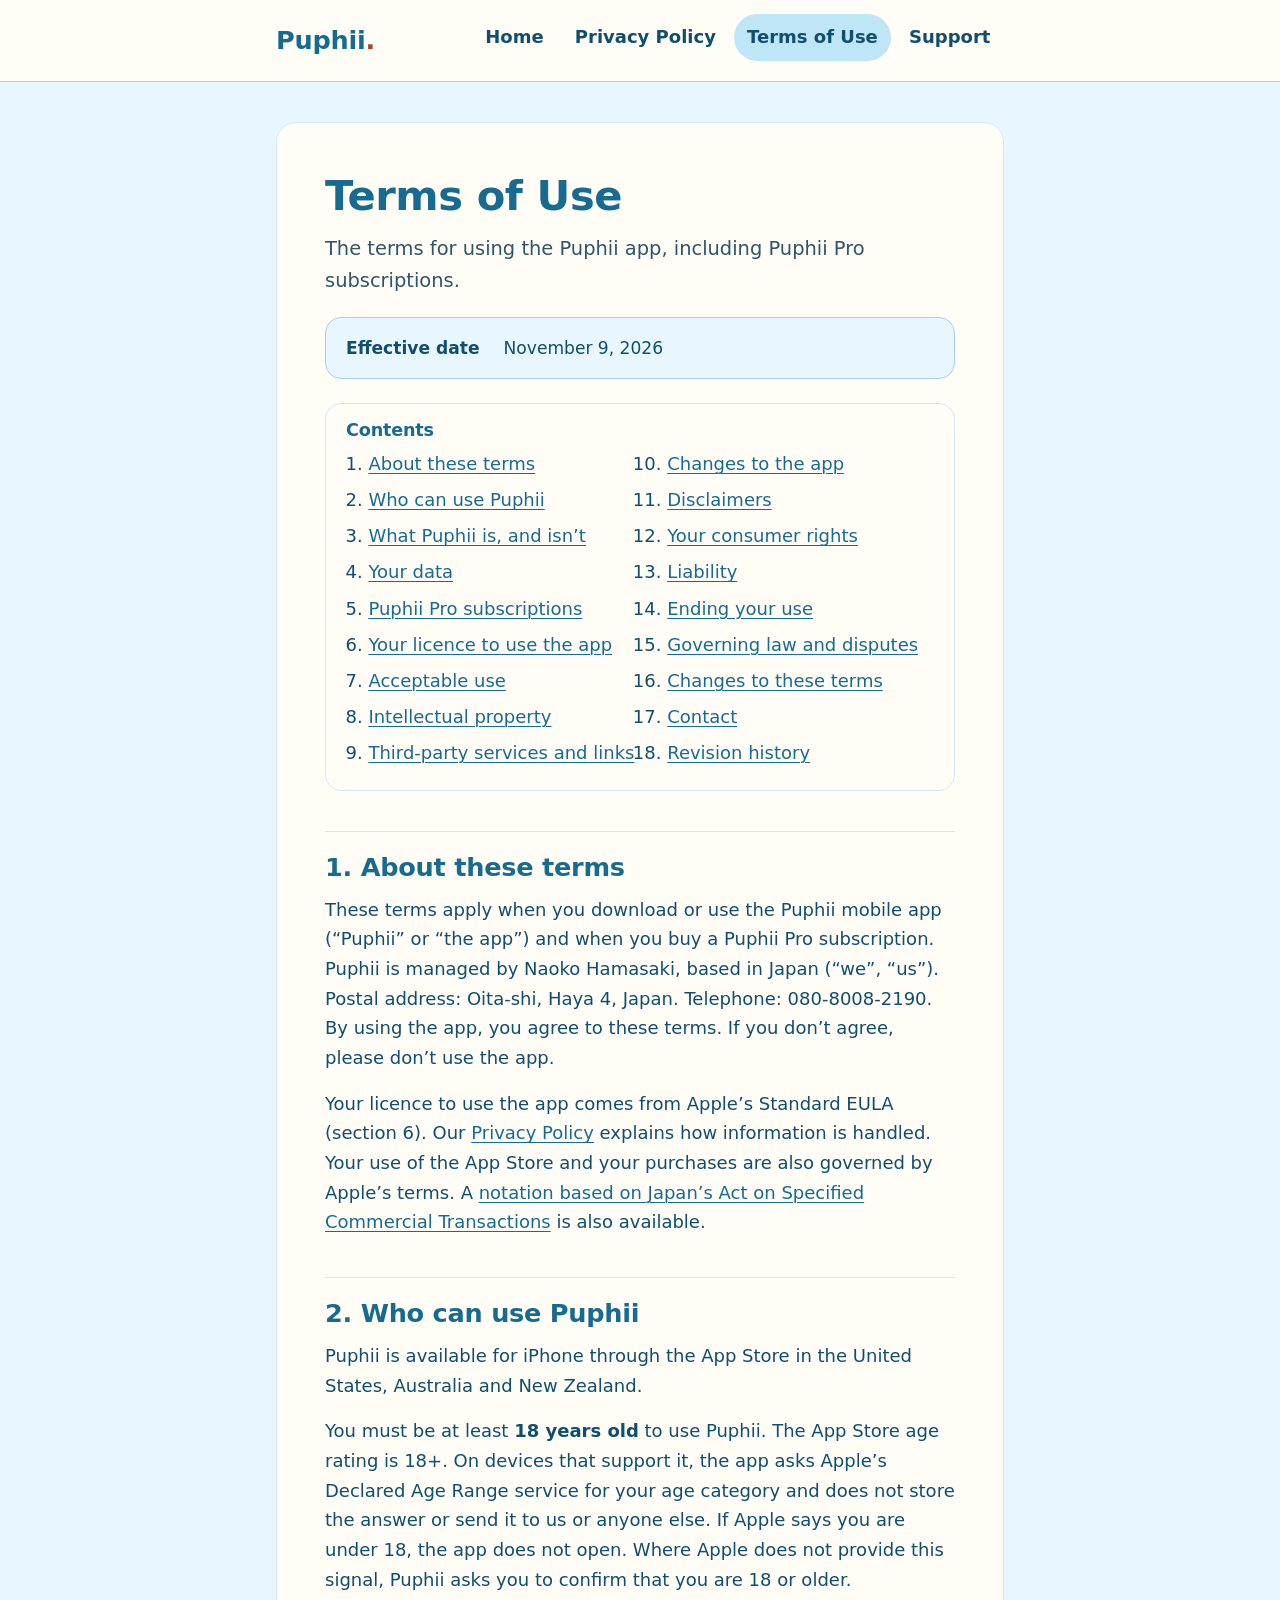
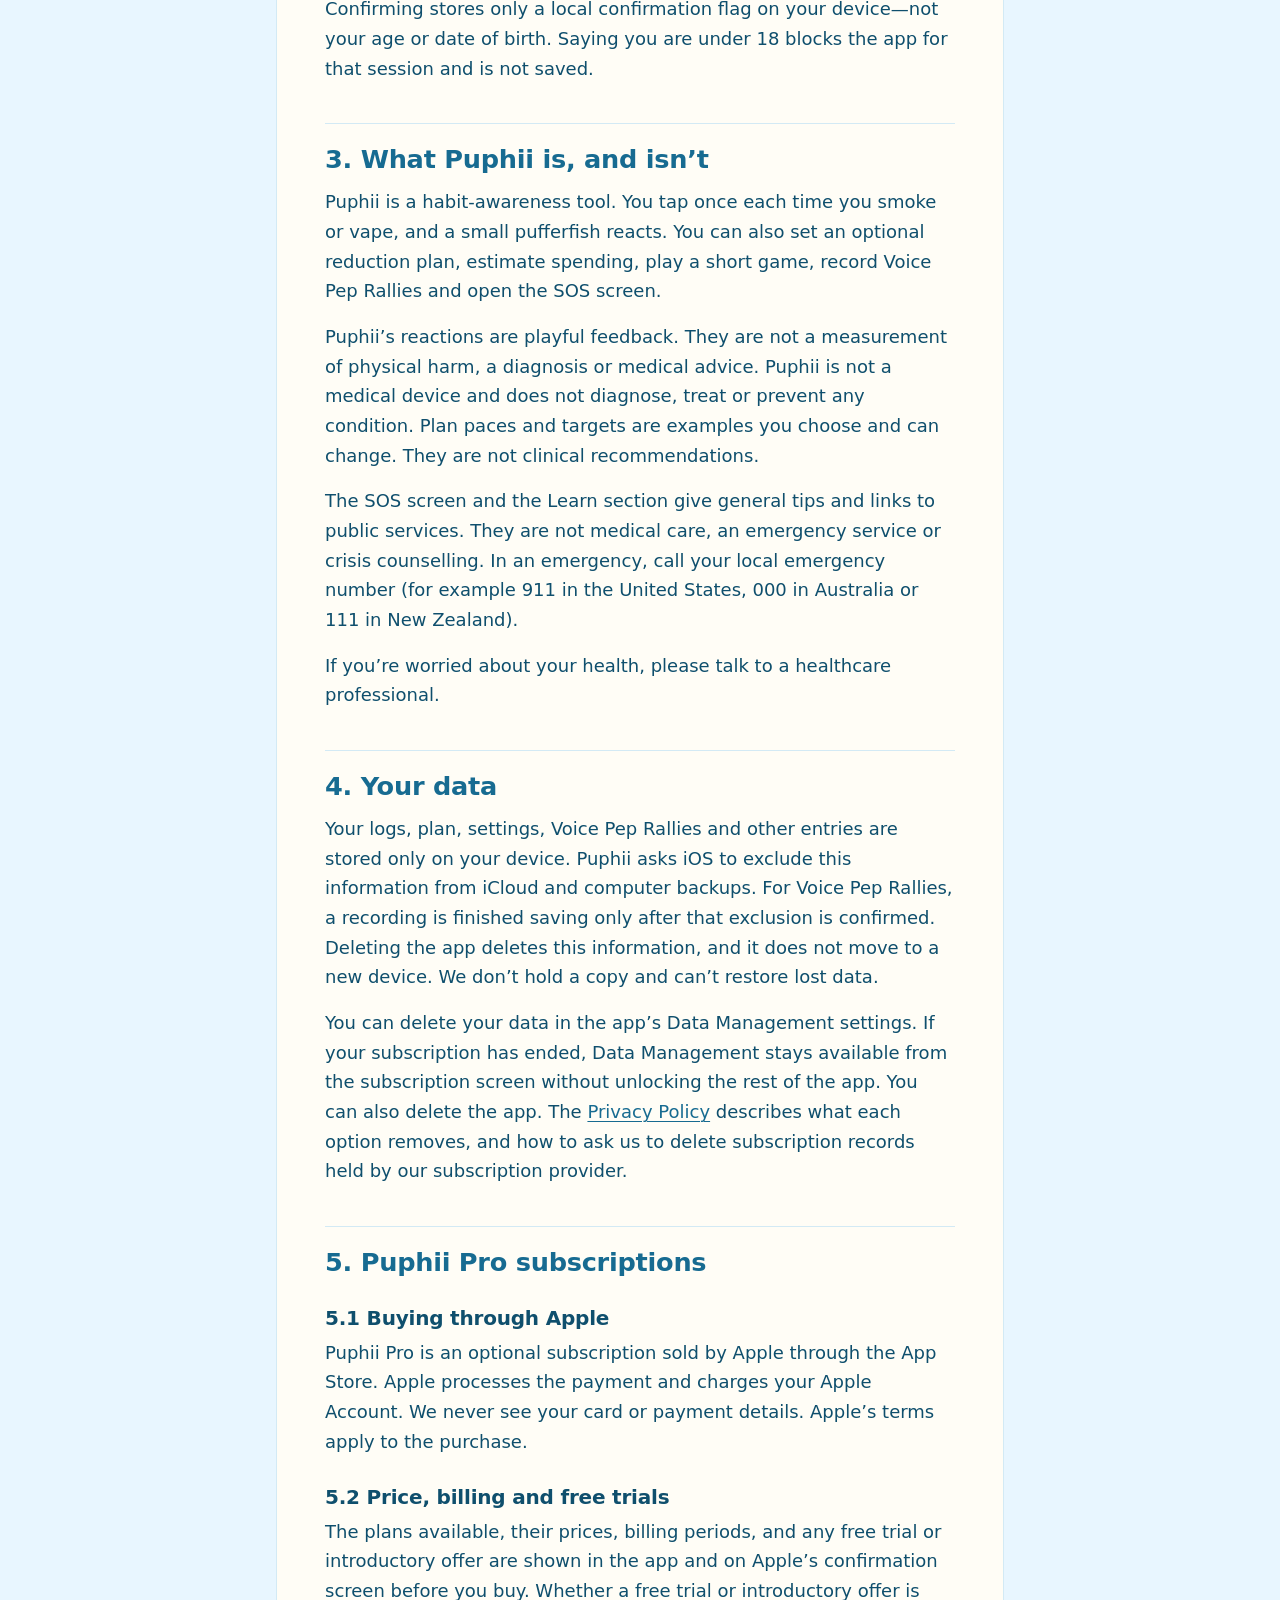
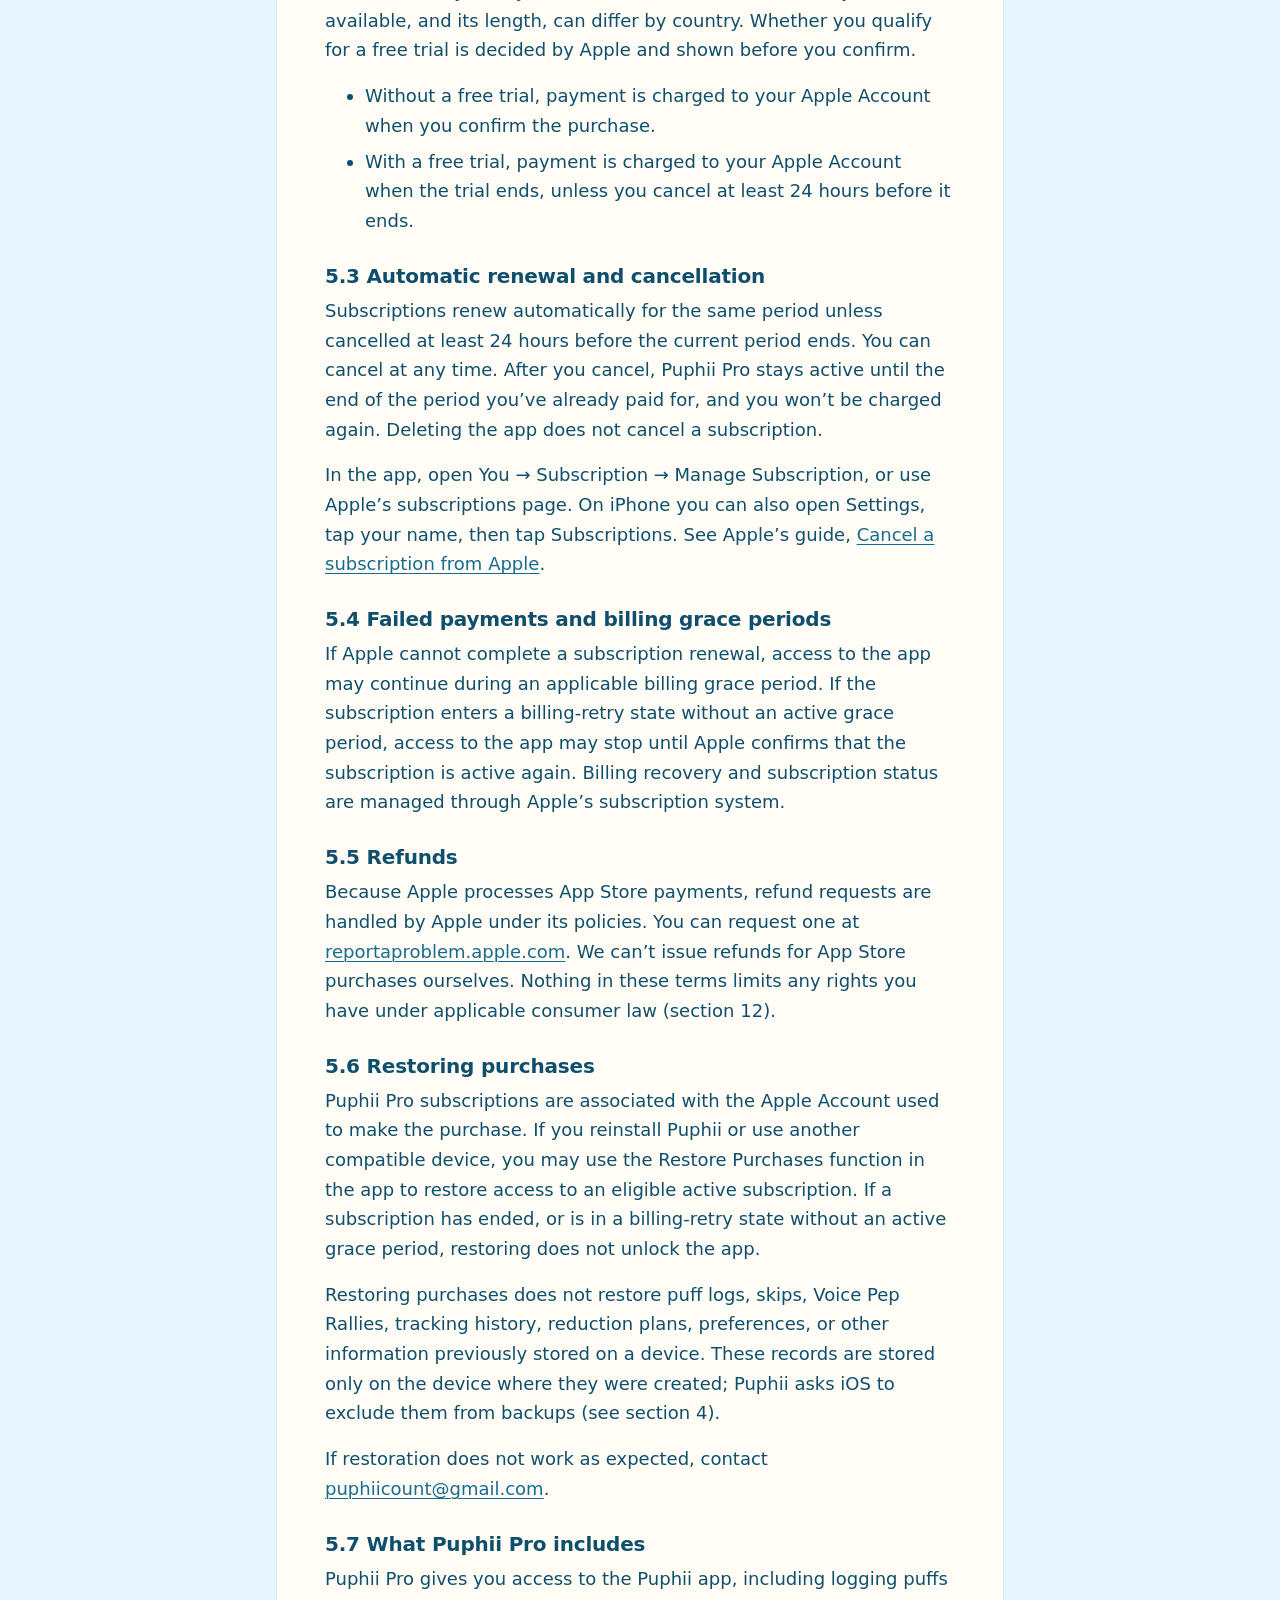
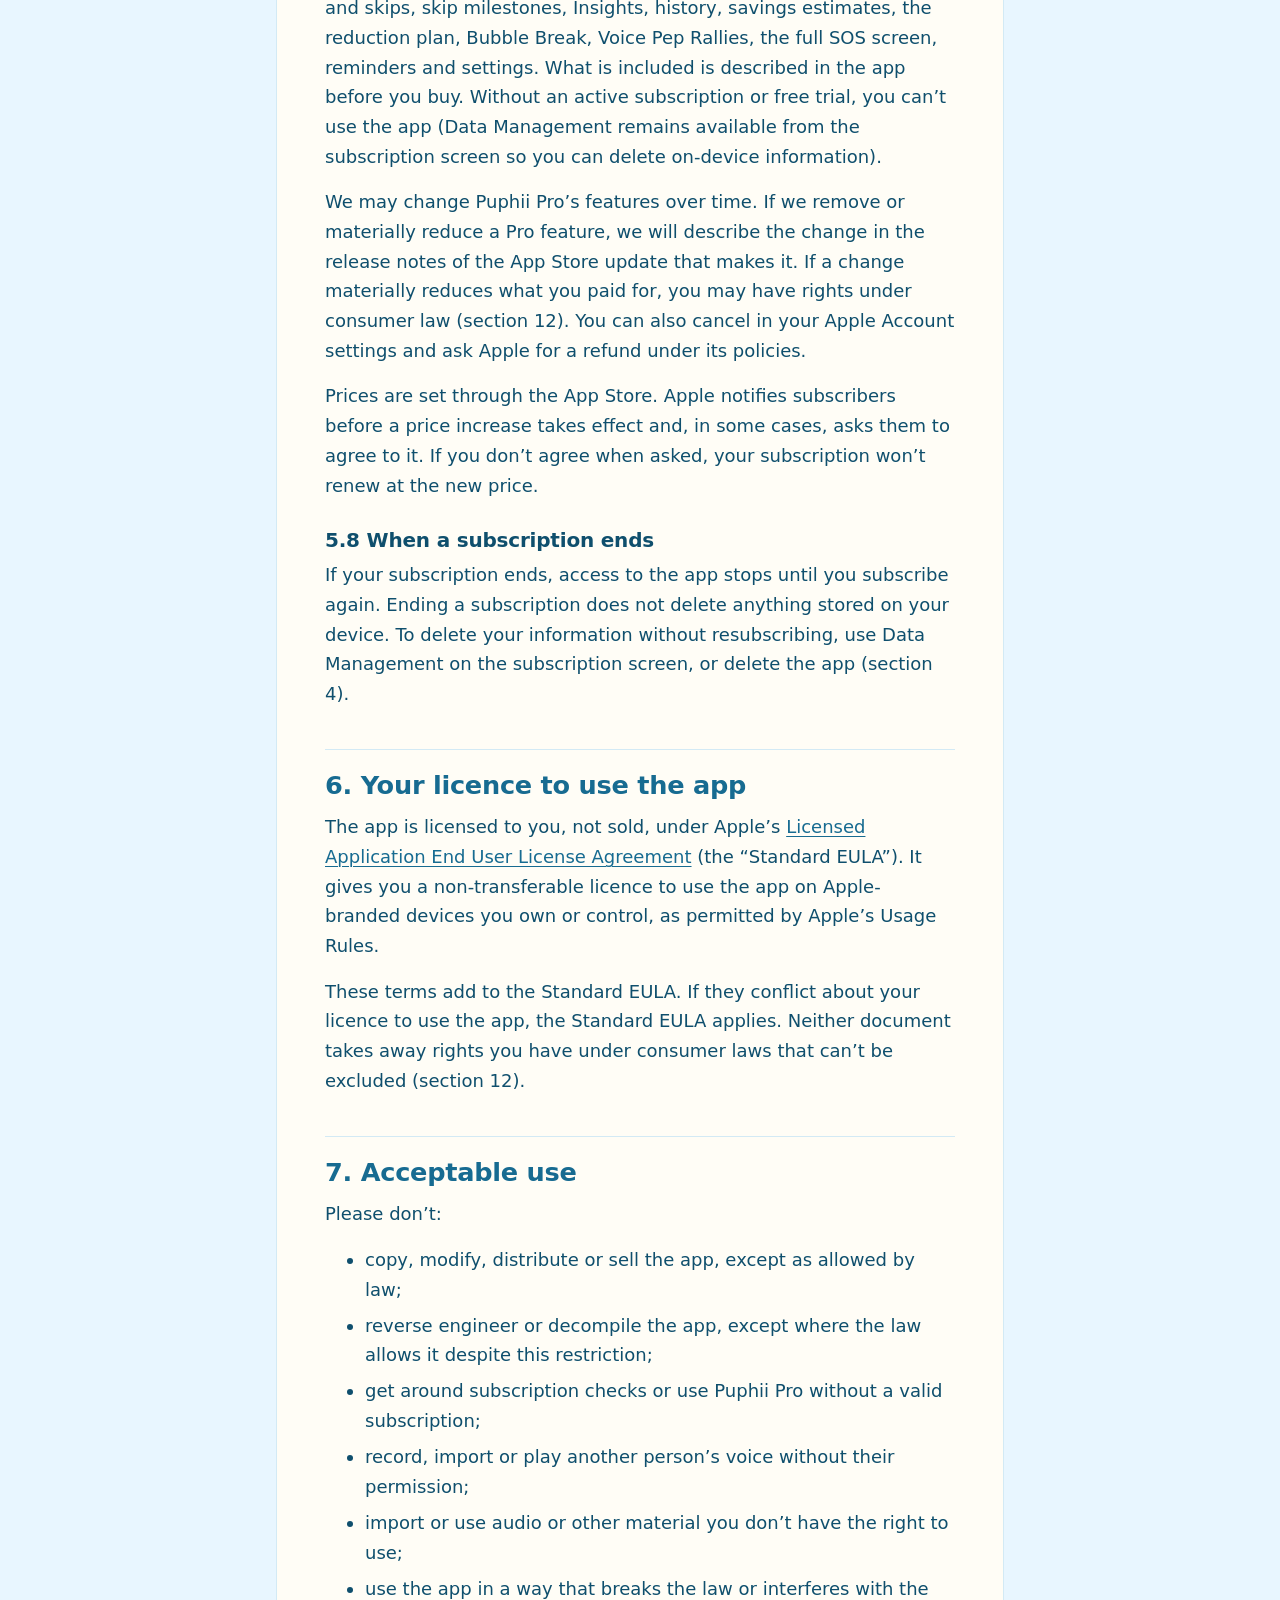
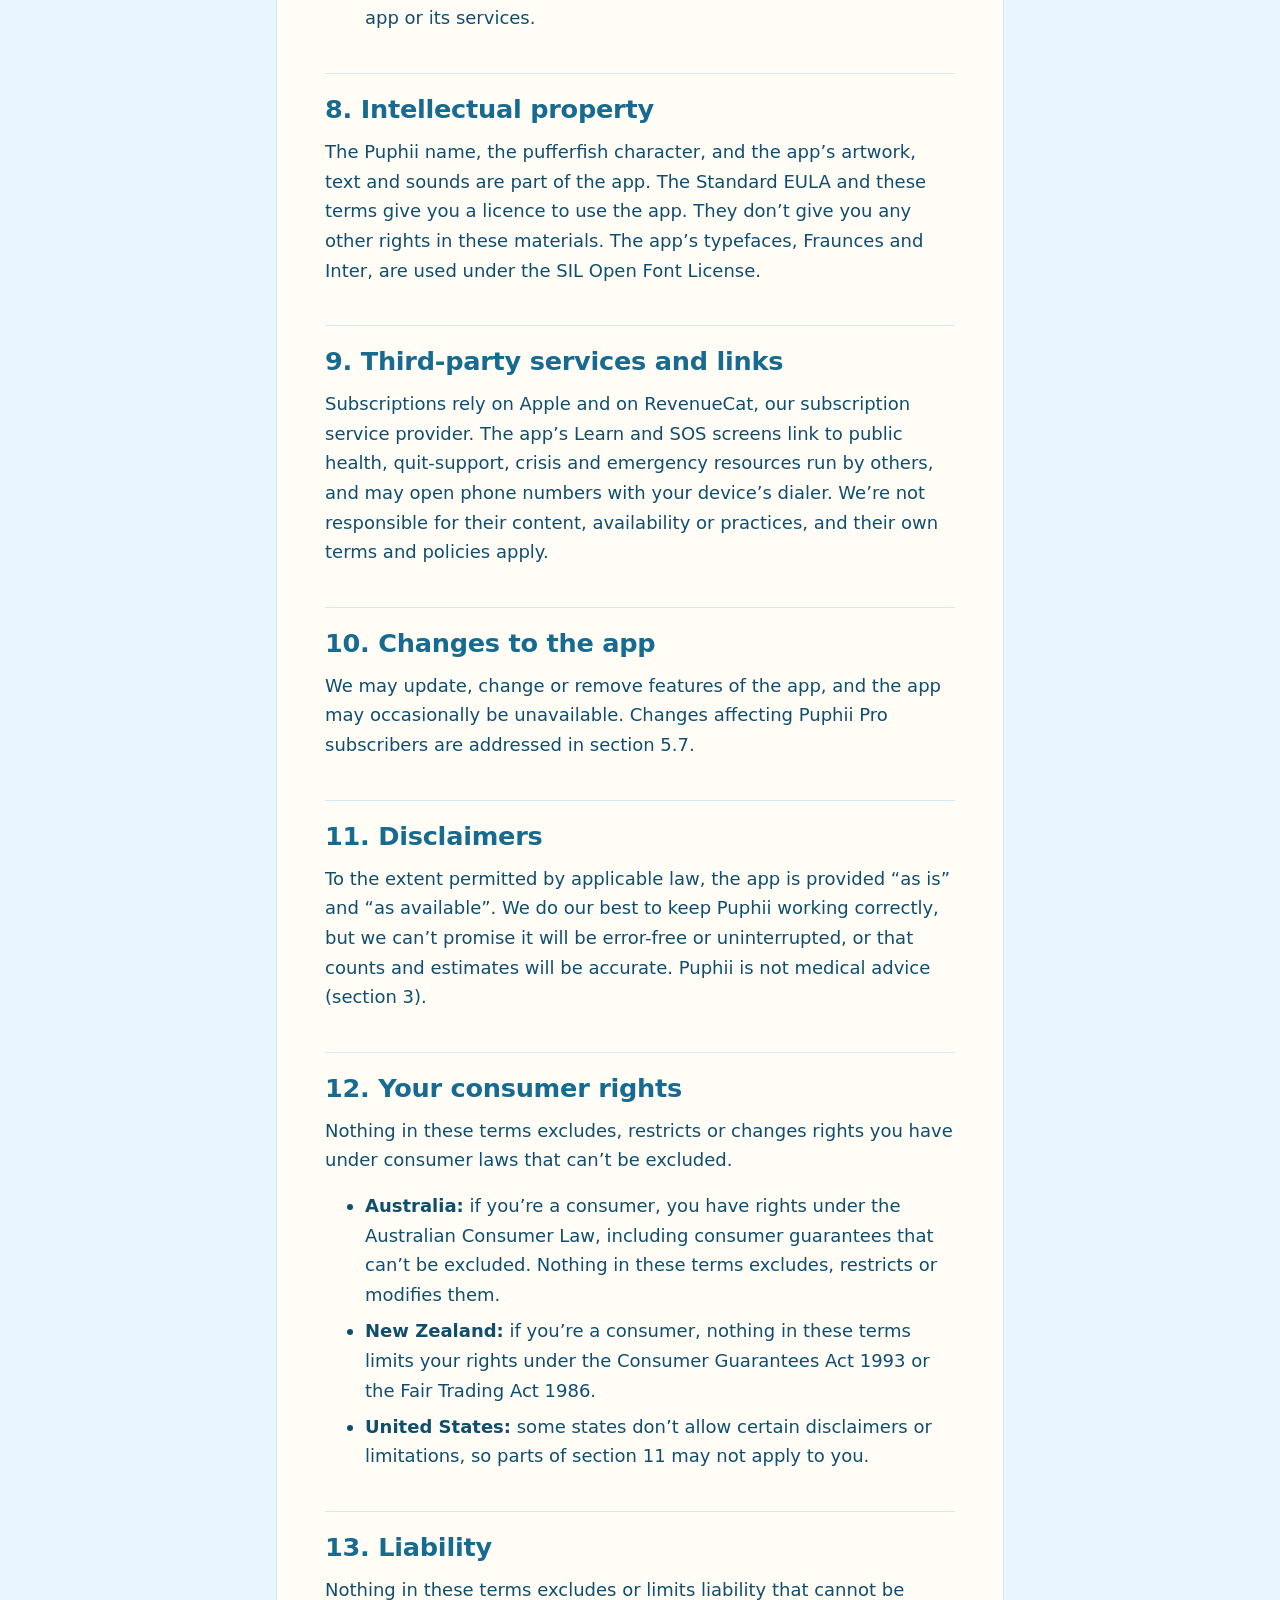
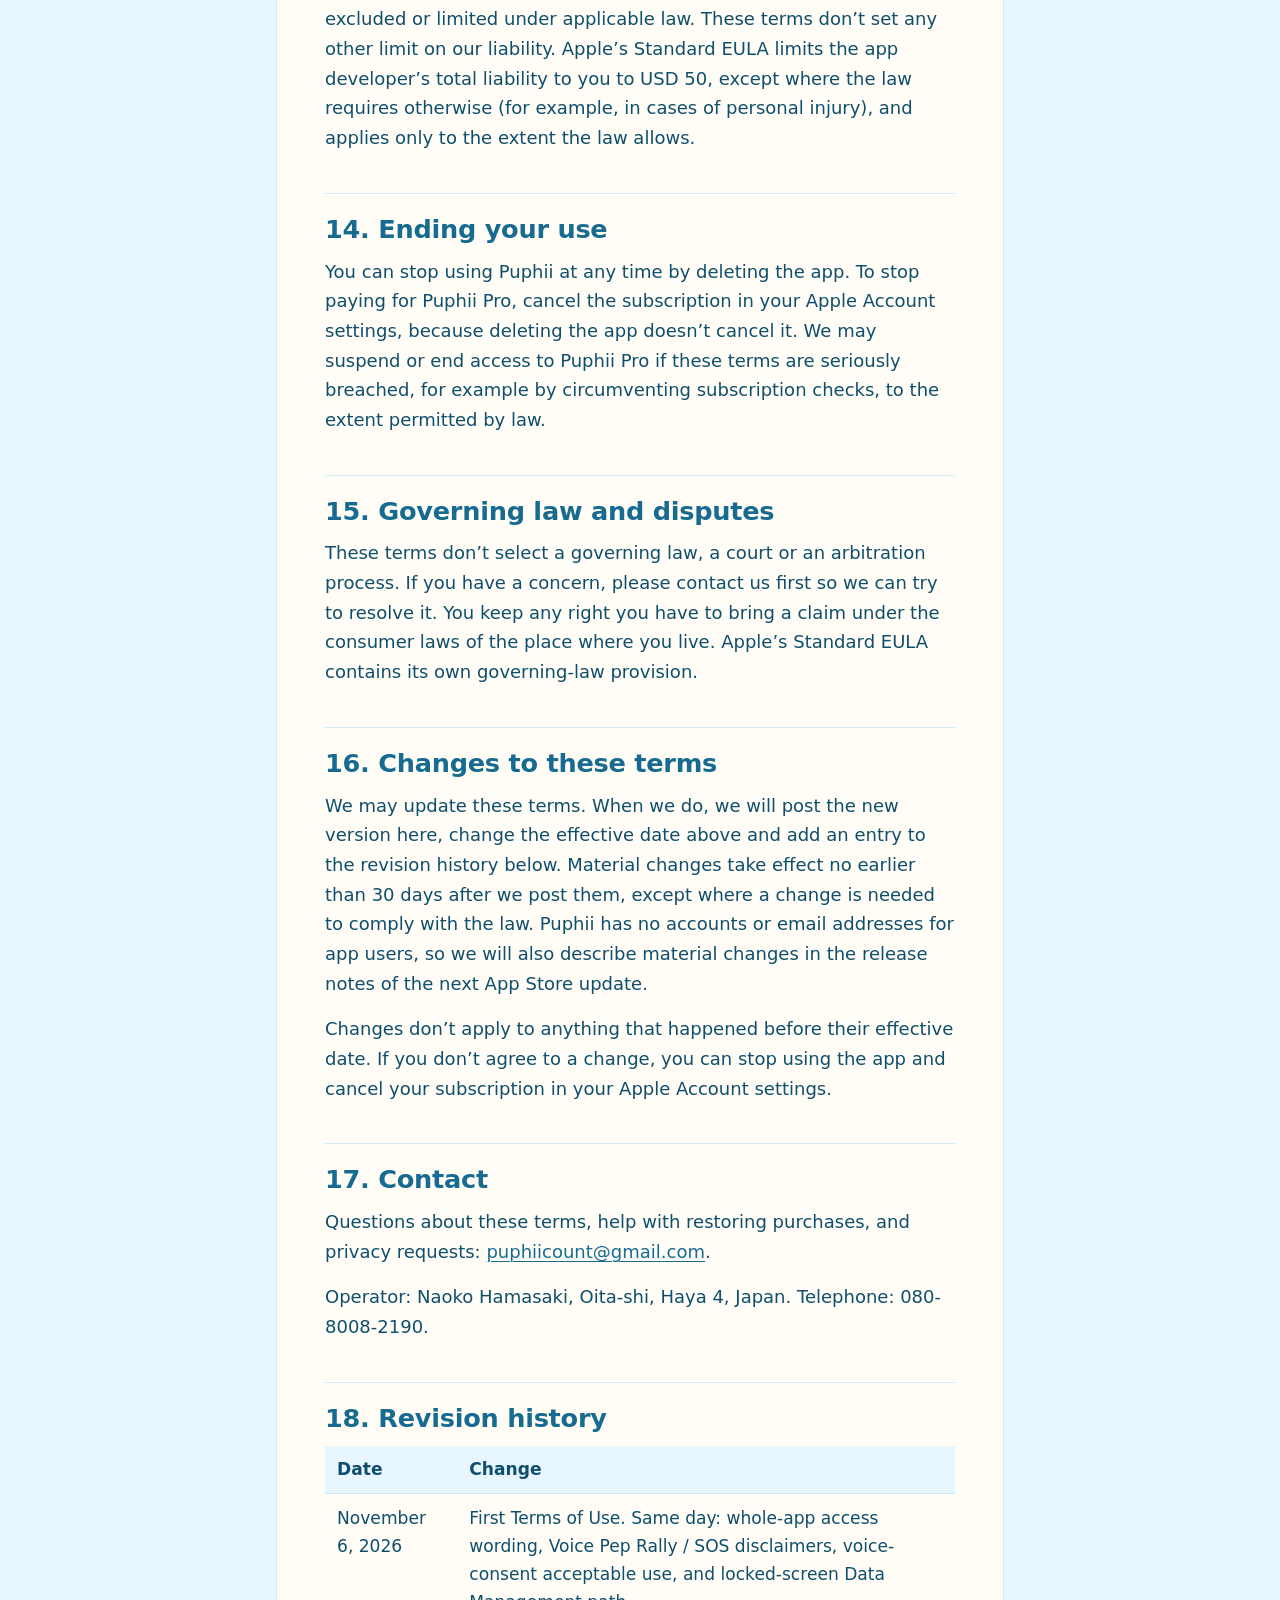
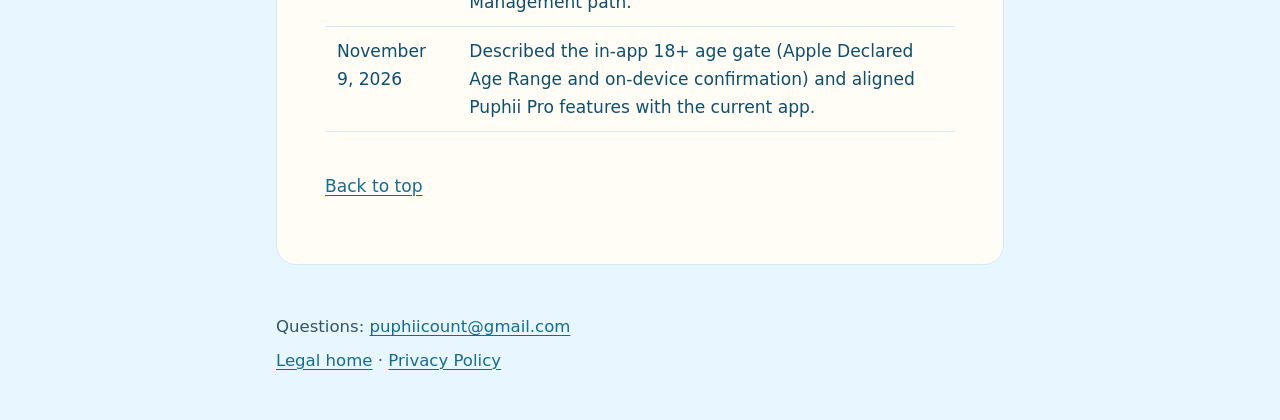
<file: puphii/terms/index.html>
<!doctype html>
<html lang="en">
<head>
  <meta charset="utf-8">
  <meta name="viewport" content="width=device-width, initial-scale=1">
  <meta http-equiv="Content-Security-Policy" content="default-src 'none'; style-src 'self'; img-src 'self'; base-uri 'none'; form-action 'none'">
  <meta name="referrer" content="no-referrer">
  <title>Terms of Use | Puphii</title>
  <meta name="description" content="Terms for using the Puphii app and Puphii Pro subscriptions.">
  <meta name="theme-color" content="#E8F6FF">
  <link rel="stylesheet" href="../assets/site.css">
</head>
<body>
  <a class="skip-link" href="#main">Skip to content</a>

  <header class="site-header">
    <div class="site-header__inner">
      <a class="wordmark" href="../">Puphii<span>.</span></a>
      <nav class="site-nav" aria-label="Legal documents">
        <ul>
          <li><a href="../">Home</a></li>
          <li><a href="../privacy/">Privacy Policy</a></li>
          <li><a href="../terms/" aria-current="page">Terms of Use</a></li>
          <li><a href="../support.html">Support</a></li>
        </ul>
      </nav>
    </div>
  </header>

  <main id="main">
    <article class="document" aria-labelledby="title">

      <h1 id="title">Terms of Use</h1>
      <p class="lede">The terms for using the Puphii app, including Puphii Pro subscriptions.</p>

      <dl class="revision" aria-label="Revision information">
        <dt>Effective date</dt>
        <dd><time datetime="2026-11-09">November 9, 2026</time></dd>
      </dl>

      <nav class="toc" aria-labelledby="toc-title">
        <h2 id="toc-title">Contents</h2>
        <ol>
          <li><a href="#about">About these terms</a></li>
          <li><a href="#eligibility">Who can use Puphii</a></li>
          <li><a href="#what-puphii-is">What Puphii is, and isn’t</a></li>
          <li><a href="#your-data">Your data</a></li>
          <li><a href="#subscriptions">Puphii Pro subscriptions</a></li>
          <li><a href="#licence">Your licence to use the app</a></li>
          <li><a href="#acceptable-use">Acceptable use</a></li>
          <li><a href="#ip">Intellectual property</a></li>
          <li><a href="#third-parties">Third-party services and links</a></li>
          <li><a href="#changes-to-app">Changes to the app</a></li>
          <li><a href="#disclaimers">Disclaimers</a></li>
          <li><a href="#consumer-rights">Your consumer rights</a></li>
          <li><a href="#liability">Liability</a></li>
          <li><a href="#ending">Ending your use</a></li>
          <li><a href="#law">Governing law and disputes</a></li>
          <li><a href="#changes-to-terms">Changes to these terms</a></li>
          <li><a href="#contact">Contact</a></li>
          <li><a href="#history">Revision history</a></li>
        </ol>
      </nav>

      <section aria-labelledby="about">
        <h2 id="about">1. About these terms</h2>
        <p>These terms apply when you download or use the Puphii mobile app (“Puphii” or “the app”) and when you buy a Puphii Pro subscription. Puphii is managed by Naoko Hamasaki, based in Japan (“we”, “us”). Postal address: Oita-shi, Haya 4, Japan. Telephone: 080-8008-2190. By using the app, you agree to these terms. If you don’t agree, please don’t use the app.</p>
        <p>Your licence to use the app comes from Apple’s Standard EULA (section 6). Our <a href="../privacy/">Privacy Policy</a> explains how information is handled. Your use of the App Store and your purchases are also governed by Apple’s terms. A <a href="../tokushoho.html">notation based on Japan’s Act on Specified Commercial Transactions</a> is also available.</p>
      </section>

      <section aria-labelledby="eligibility">
        <h2 id="eligibility">2. Who can use Puphii</h2>
        <p>Puphii is available for iPhone through the App Store in the United States, Australia and New Zealand.</p>
        <p>You must be at least <strong>18 years old</strong> to use Puphii. The App Store age rating is 18+. On devices that support it, the app asks Apple’s Declared Age Range service for your age category and does not store the answer or send it to us or anyone else. If Apple says you are under 18, the app does not open. Where Apple does not provide this signal, Puphii asks you to confirm that you are 18 or older. Confirming stores only a local confirmation flag on your device—not your age or date of birth. Saying you are under 18 blocks the app for that session and is not saved.</p>
      </section>

      <section aria-labelledby="what-puphii-is">
        <h2 id="what-puphii-is">3. What Puphii is, and isn’t</h2>
        <p>Puphii is a habit-awareness tool. You tap once each time you smoke or vape, and a small pufferfish reacts. You can also set an optional reduction plan, estimate spending, play a short game, record Voice Pep Rallies and open the SOS screen.</p>
        <p>Puphii’s reactions are playful feedback. They are not a measurement of physical harm, a diagnosis or medical advice. Puphii is not a medical device and does not diagnose, treat or prevent any condition. Plan paces and targets are examples you choose and can change. They are not clinical recommendations.</p>
        <p>The SOS screen and the Learn section give general tips and links to public services. They are not medical care, an emergency service or crisis counselling. In an emergency, call your local emergency number (for example 911 in the United States, 000 in Australia or 111 in New Zealand).</p>
        <p>If you’re worried about your health, please talk to a healthcare professional.</p>
      </section>

      <section aria-labelledby="your-data">
        <h2 id="your-data">4. Your data</h2>
        <p>Your logs, plan, settings, Voice Pep Rallies and other entries are stored only on your device. Puphii asks iOS to exclude this information from iCloud and computer backups. For Voice Pep Rallies, a recording is finished saving only after that exclusion is confirmed. Deleting the app deletes this information, and it does not move to a new device. We don’t hold a copy and can’t restore lost data.</p>
        <p>You can delete your data in the app’s Data Management settings. If your subscription has ended, Data Management stays available from the subscription screen without unlocking the rest of the app. You can also delete the app. The <a href="../privacy/">Privacy Policy</a> describes what each option removes, and how to ask us to delete subscription records held by our subscription provider.</p>
      </section>

      <section aria-labelledby="subscriptions">
        <h2 id="subscriptions">5. Puphii Pro subscriptions</h2>
        <h3 id="sub-purchase">5.1 Buying through Apple</h3>
        <p>Puphii Pro is an optional subscription sold by Apple through the App Store. Apple processes the payment and charges your Apple Account. We never see your card or payment details. Apple’s terms apply to the purchase.</p>

        <h3 id="sub-price">5.2 Price, billing and free trials</h3>
        <p>The plans available, their prices, billing periods, and any free trial or introductory offer are shown in the app and on Apple’s confirmation screen before you buy. Whether a free trial or introductory offer is available, and its length, can differ by country. Whether you qualify for a free trial is decided by Apple and shown before you confirm.</p>
        <ul>
          <li>Without a free trial, payment is charged to your Apple Account when you confirm the purchase.</li>
          <li>With a free trial, payment is charged to your Apple Account when the trial ends, unless you cancel at least 24 hours before it ends.</li>
        </ul>

        <h3 id="sub-renewal">5.3 Automatic renewal and cancellation</h3>
        <p>Subscriptions renew automatically for the same period unless cancelled at least 24 hours before the current period ends. You can cancel at any time. After you cancel, Puphii Pro stays active until the end of the period you’ve already paid for, and you won’t be charged again. Deleting the app does not cancel a subscription.</p>
        <p>In the app, open You → Subscription → Manage Subscription, or use Apple’s subscriptions page. On iPhone you can also open Settings, tap your name, then tap Subscriptions. See Apple’s guide, <a href="https://support.apple.com/en-us/118428">Cancel a subscription from Apple</a>.</p>

        <h3 id="sub-failed-payments">5.4 Failed payments and billing grace periods</h3>
        <p>If Apple cannot complete a subscription renewal, access to the app may continue during an applicable billing grace period. If the subscription enters a billing-retry state without an active grace period, access to the app may stop until Apple confirms that the subscription is active again. Billing recovery and subscription status are managed through Apple’s subscription system.</p>

        <h3 id="sub-refunds">5.5 Refunds</h3>
        <p>Because Apple processes App Store payments, refund requests are handled by Apple under its policies. You can request one at <a href="https://reportaproblem.apple.com/">reportaproblem.apple.com</a>. We can’t issue refunds for App Store purchases ourselves. Nothing in these terms limits any rights you have under applicable consumer law (section 12).</p>

        <h3 id="sub-restore">5.6 Restoring purchases</h3>
        <p>Puphii Pro subscriptions are associated with the Apple Account used to make the purchase. If you reinstall Puphii or use another compatible device, you may use the Restore Purchases function in the app to restore access to an eligible active subscription. If a subscription has ended, or is in a billing-retry state without an active grace period, restoring does not unlock the app.</p>
        <p>Restoring purchases does not restore puff logs, skips, Voice Pep Rallies, tracking history, reduction plans, preferences, or other information previously stored on a device. These records are stored only on the device where they were created; Puphii asks iOS to exclude them from backups (see section 4).</p>
        <p>If restoration does not work as expected, contact <a href="mailto:puphiicount@gmail.com">puphiicount@gmail.com</a>.</p>

        <h3 id="sub-features">5.7 What Puphii Pro includes</h3>
        <p>Puphii Pro gives you access to the Puphii app, including logging puffs and skips, skip milestones, Insights, history, savings estimates, the reduction plan, Bubble Break, Voice Pep Rallies, the full SOS screen, reminders and settings. What is included is described in the app before you buy. Without an active subscription or free trial, you can’t use the app (Data Management remains available from the subscription screen so you can delete on-device information).</p>
        <p>We may change Puphii Pro’s features over time. If we remove or materially reduce a Pro feature, we will describe the change in the release notes of the App Store update that makes it. If a change materially reduces what you paid for, you may have rights under consumer law (section 12). You can also cancel in your Apple Account settings and ask Apple for a refund under its policies.</p>
        <p>Prices are set through the App Store. Apple notifies subscribers before a price increase takes effect and, in some cases, asks them to agree to it. If you don’t agree when asked, your subscription won’t renew at the new price.</p>

        <h3 id="sub-ending">5.8 When a subscription ends</h3>
        <p>If your subscription ends, access to the app stops until you subscribe again. Ending a subscription does not delete anything stored on your device. To delete your information without resubscribing, use Data Management on the subscription screen, or delete the app (section 4).</p>
      </section>

      <section aria-labelledby="licence">
        <h2 id="licence">6. Your licence to use the app</h2>
        <p>The app is licensed to you, not sold, under Apple’s <a href="https://www.apple.com/legal/internet-services/itunes/dev/stdeula/">Licensed Application End User License Agreement</a> (the “Standard EULA”). It gives you a non-transferable licence to use the app on Apple-branded devices you own or control, as permitted by Apple’s Usage Rules.</p>
        <p>These terms add to the Standard EULA. If they conflict about your licence to use the app, the Standard EULA applies. Neither document takes away rights you have under consumer laws that can’t be excluded (section 12).</p>
      </section>

      <section aria-labelledby="acceptable-use">
        <h2 id="acceptable-use">7. Acceptable use</h2>
        <p>Please don’t:</p>
        <ul>
          <li>copy, modify, distribute or sell the app, except as allowed by law;</li>
          <li>reverse engineer or decompile the app, except where the law allows it despite this restriction;</li>
          <li>get around subscription checks or use Puphii Pro without a valid subscription;</li>
          <li>record, import or play another person’s voice without their permission;</li>
          <li>import or use audio or other material you don’t have the right to use;</li>
          <li>use the app in a way that breaks the law or interferes with the app or its services.</li>
        </ul>
      </section>

      <section aria-labelledby="ip">
        <h2 id="ip">8. Intellectual property</h2>
        <p>The Puphii name, the pufferfish character, and the app’s artwork, text and sounds are part of the app. The Standard EULA and these terms give you a licence to use the app. They don’t give you any other rights in these materials. The app’s typefaces, Fraunces and Inter, are used under the SIL Open Font License.</p>
      </section>

      <section aria-labelledby="third-parties">
        <h2 id="third-parties">9. Third-party services and links</h2>
        <p>Subscriptions rely on Apple and on RevenueCat, our subscription service provider. The app’s Learn and SOS screens link to public health, quit-support, crisis and emergency resources run by others, and may open phone numbers with your device’s dialer. We’re not responsible for their content, availability or practices, and their own terms and policies apply.</p>
      </section>

      <section aria-labelledby="changes-to-app">
        <h2 id="changes-to-app">10. Changes to the app</h2>
        <p>We may update, change or remove features of the app, and the app may occasionally be unavailable. Changes affecting Puphii Pro subscribers are addressed in section 5.7.</p>
      </section>

      <section aria-labelledby="disclaimers">
        <h2 id="disclaimers">11. Disclaimers</h2>
        <p>To the extent permitted by applicable law, the app is provided “as is” and “as available”. We do our best to keep Puphii working correctly, but we can’t promise it will be error-free or uninterrupted, or that counts and estimates will be accurate. Puphii is not medical advice (section 3).</p>
      </section>

      <section aria-labelledby="consumer-rights">
        <h2 id="consumer-rights">12. Your consumer rights</h2>
        <p>Nothing in these terms excludes, restricts or changes rights you have under consumer laws that can’t be excluded.</p>
        <ul>
          <li><strong>Australia:</strong> if you’re a consumer, you have rights under the Australian Consumer Law, including consumer guarantees that can’t be excluded. Nothing in these terms excludes, restricts or modifies them.</li>
          <li><strong>New Zealand:</strong> if you’re a consumer, nothing in these terms limits your rights under the Consumer Guarantees Act 1993 or the Fair Trading Act 1986.</li>
          <li><strong>United States:</strong> some states don’t allow certain disclaimers or limitations, so parts of section 11 may not apply to you.</li>
        </ul>
      </section>

      <section aria-labelledby="liability">
        <h2 id="liability">13. Liability</h2>
        <p>Nothing in these terms excludes or limits liability that cannot be excluded or limited under applicable law. These terms don’t set any other limit on our liability. Apple’s Standard EULA limits the app developer’s total liability to you to USD 50, except where the law requires otherwise (for example, in cases of personal injury), and applies only to the extent the law allows.</p>
      </section>

      <section aria-labelledby="ending">
        <h2 id="ending">14. Ending your use</h2>
        <p>You can stop using Puphii at any time by deleting the app. To stop paying for Puphii Pro, cancel the subscription in your Apple Account settings, because deleting the app doesn’t cancel it. We may suspend or end access to Puphii Pro if these terms are seriously breached, for example by circumventing subscription checks, to the extent permitted by law.</p>
      </section>

      <section aria-labelledby="law">
        <h2 id="law">15. Governing law and disputes</h2>
        <p>These terms don’t select a governing law, a court or an arbitration process. If you have a concern, please contact us first so we can try to resolve it. You keep any right you have to bring a claim under the consumer laws of the place where you live. Apple’s Standard EULA contains its own governing-law provision.</p>
      </section>

      <section aria-labelledby="changes-to-terms">
        <h2 id="changes-to-terms">16. Changes to these terms</h2>
        <p>We may update these terms. When we do, we will post the new version here, change the effective date above and add an entry to the revision history below. Material changes take effect no earlier than 30 days after we post them, except where a change is needed to comply with the law. Puphii has no accounts or email addresses for app users, so we will also describe material changes in the release notes of the next App Store update.</p>
        <p>Changes don’t apply to anything that happened before their effective date. If you don’t agree to a change, you can stop using the app and cancel your subscription in your Apple Account settings.</p>
      </section>

      <section aria-labelledby="contact">
        <h2 id="contact">17. Contact</h2>
        <p>Questions about these terms, help with restoring purchases, and privacy requests: <a href="mailto:puphiicount@gmail.com">puphiicount@gmail.com</a>.</p>
        <p>Operator: Naoko Hamasaki, Oita-shi, Haya 4, Japan. Telephone: 080-8008-2190.</p>
      </section>

      <section aria-labelledby="history">
        <h2 id="history">18. Revision history</h2>
        <div class="table-wrap">
          <table>
            <thead>
              <tr><th scope="col">Date</th><th scope="col">Change</th></tr>
            </thead>
            <tbody>
              <tr><td><time datetime="2026-11-06">November 6, 2026</time></td><td>First Terms of Use. Same day: whole-app access wording, Voice Pep Rally / SOS disclaimers, voice-consent acceptable use, and locked-screen Data Management path.</td></tr>
              <tr><td><time datetime="2026-11-09">November 9, 2026</time></td><td>Described the in-app 18+ age gate (Apple Declared Age Range and on-device confirmation) and aligned Puphii Pro features with the current app.</td></tr>
            </tbody>
          </table>
        </div>
      </section>

      <p class="back-to-top"><a href="#title">Back to top</a></p>
    </article>
  </main>

  <footer class="site-footer">
    <p>Questions: <a href="mailto:puphiicount@gmail.com">puphiicount@gmail.com</a></p>
    <p><a href="../">Legal home</a> · <a href="../privacy/">Privacy Policy</a></p>
  </footer>
</body>
</html>
</file>
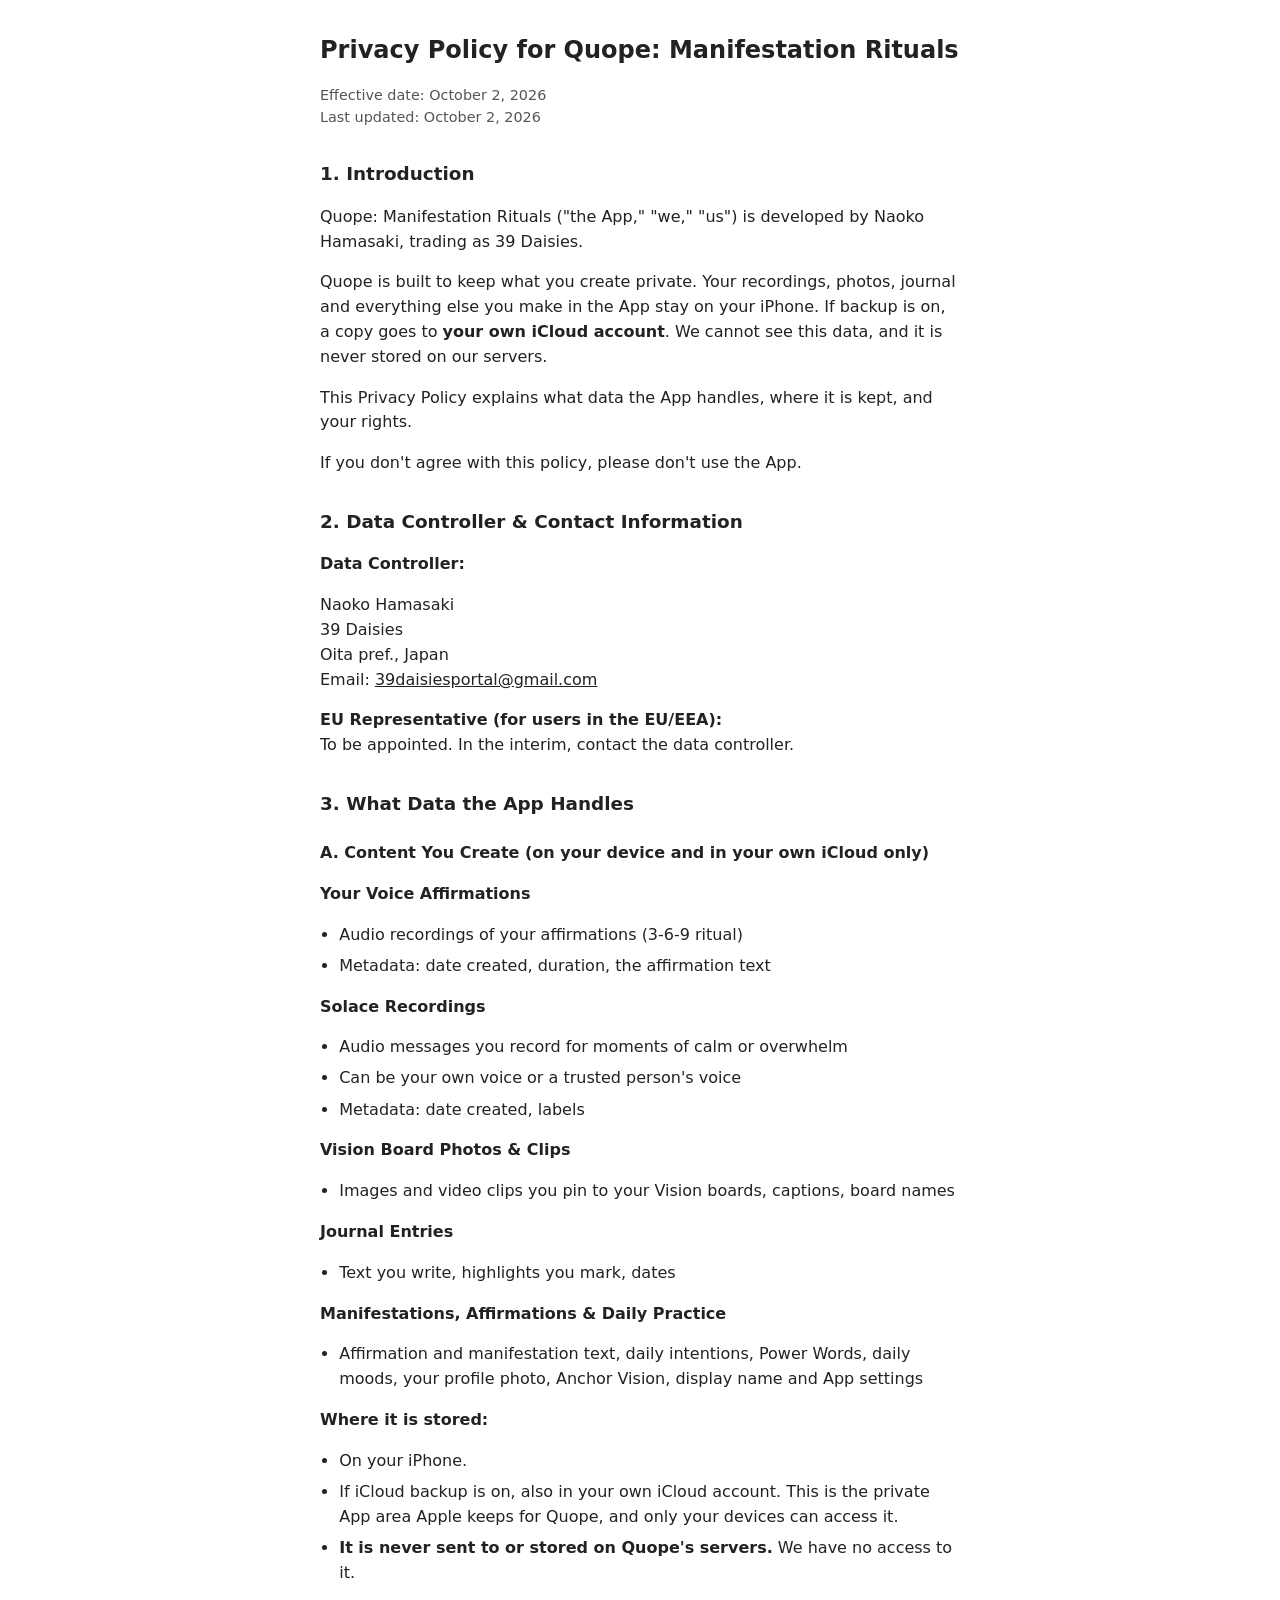
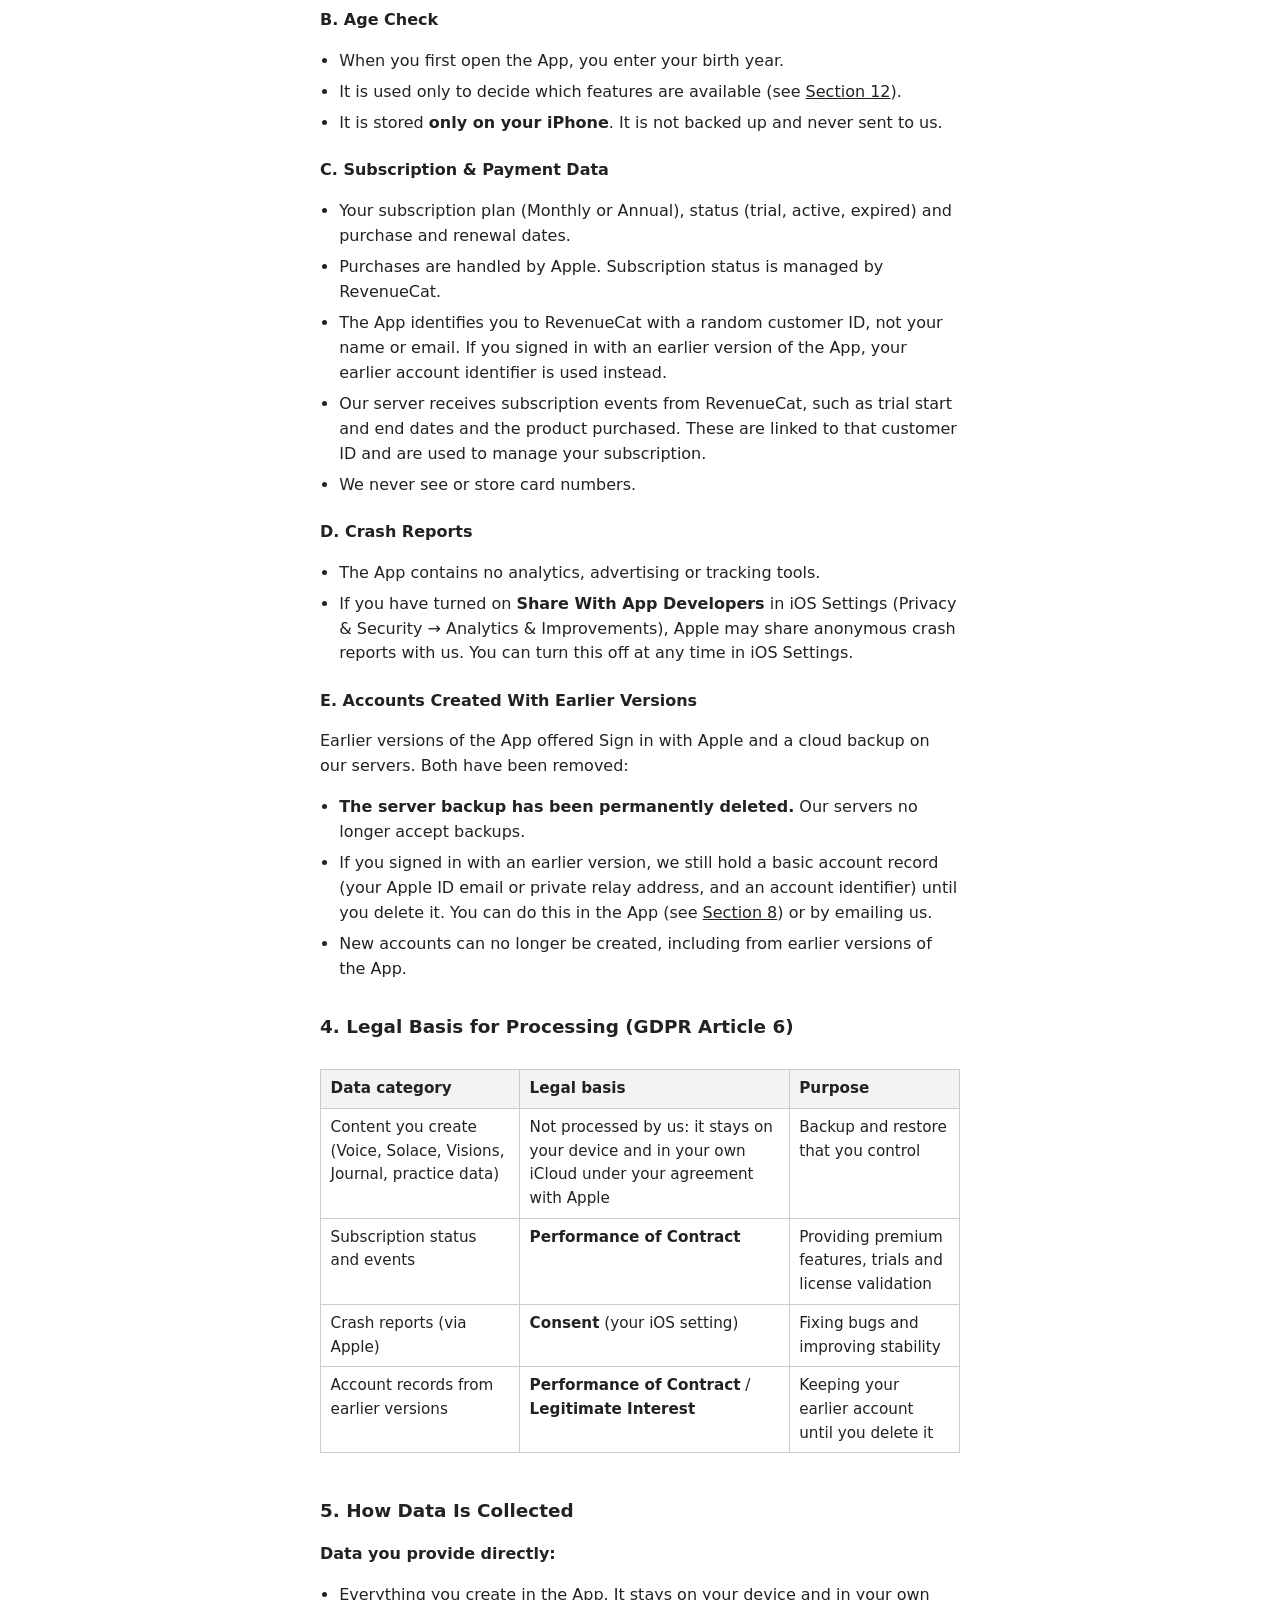
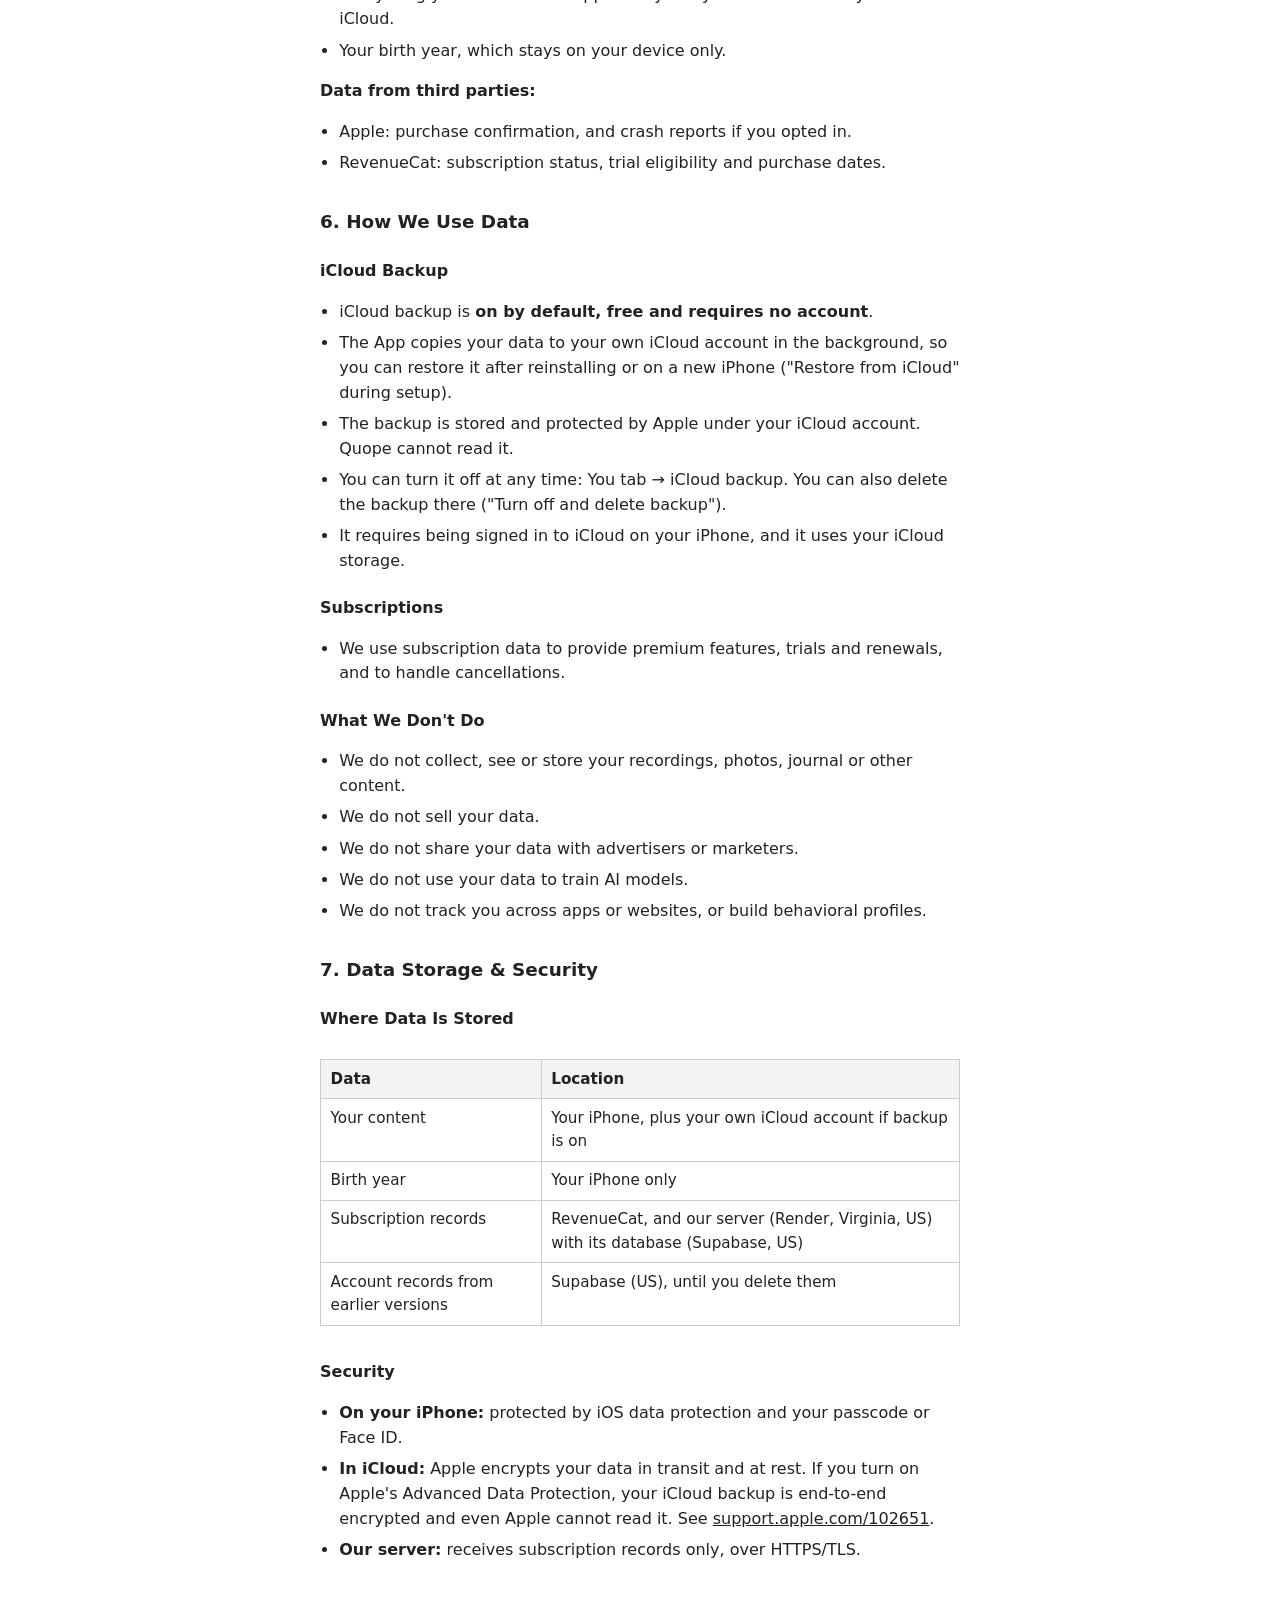
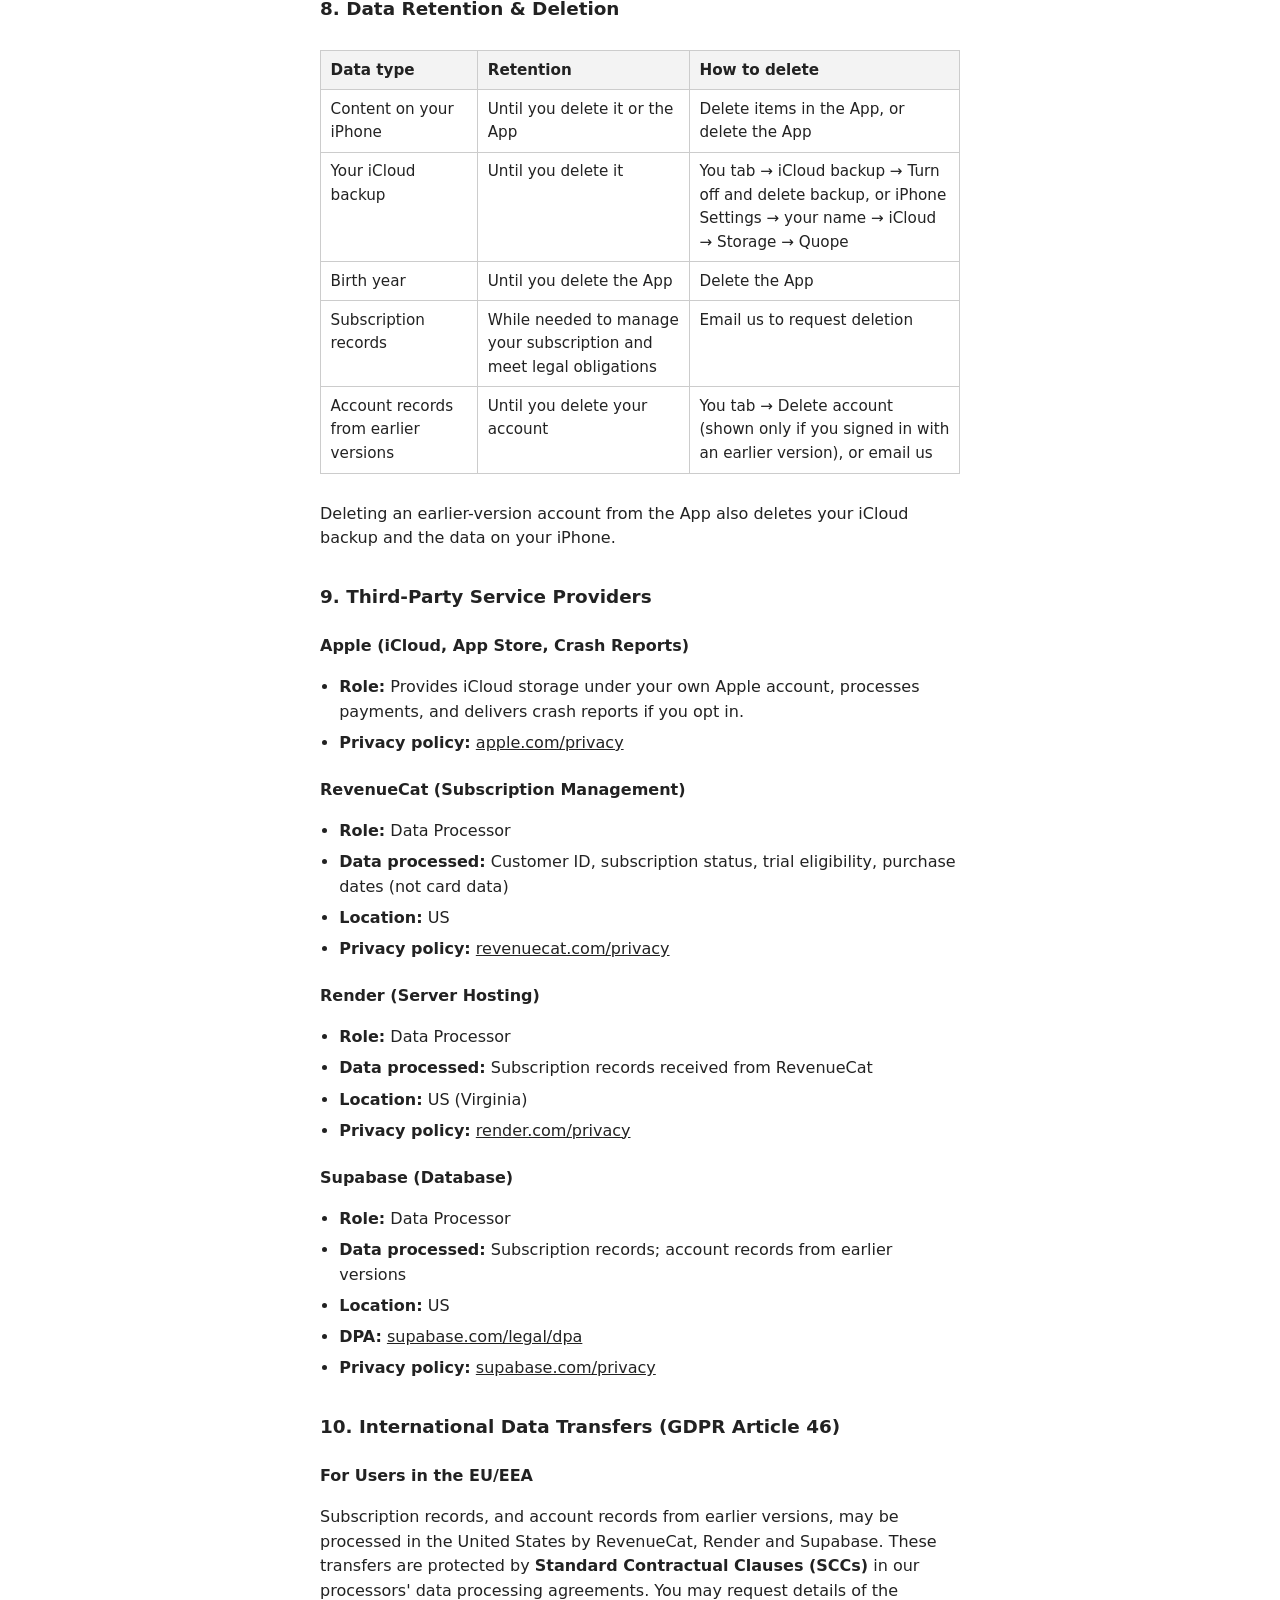
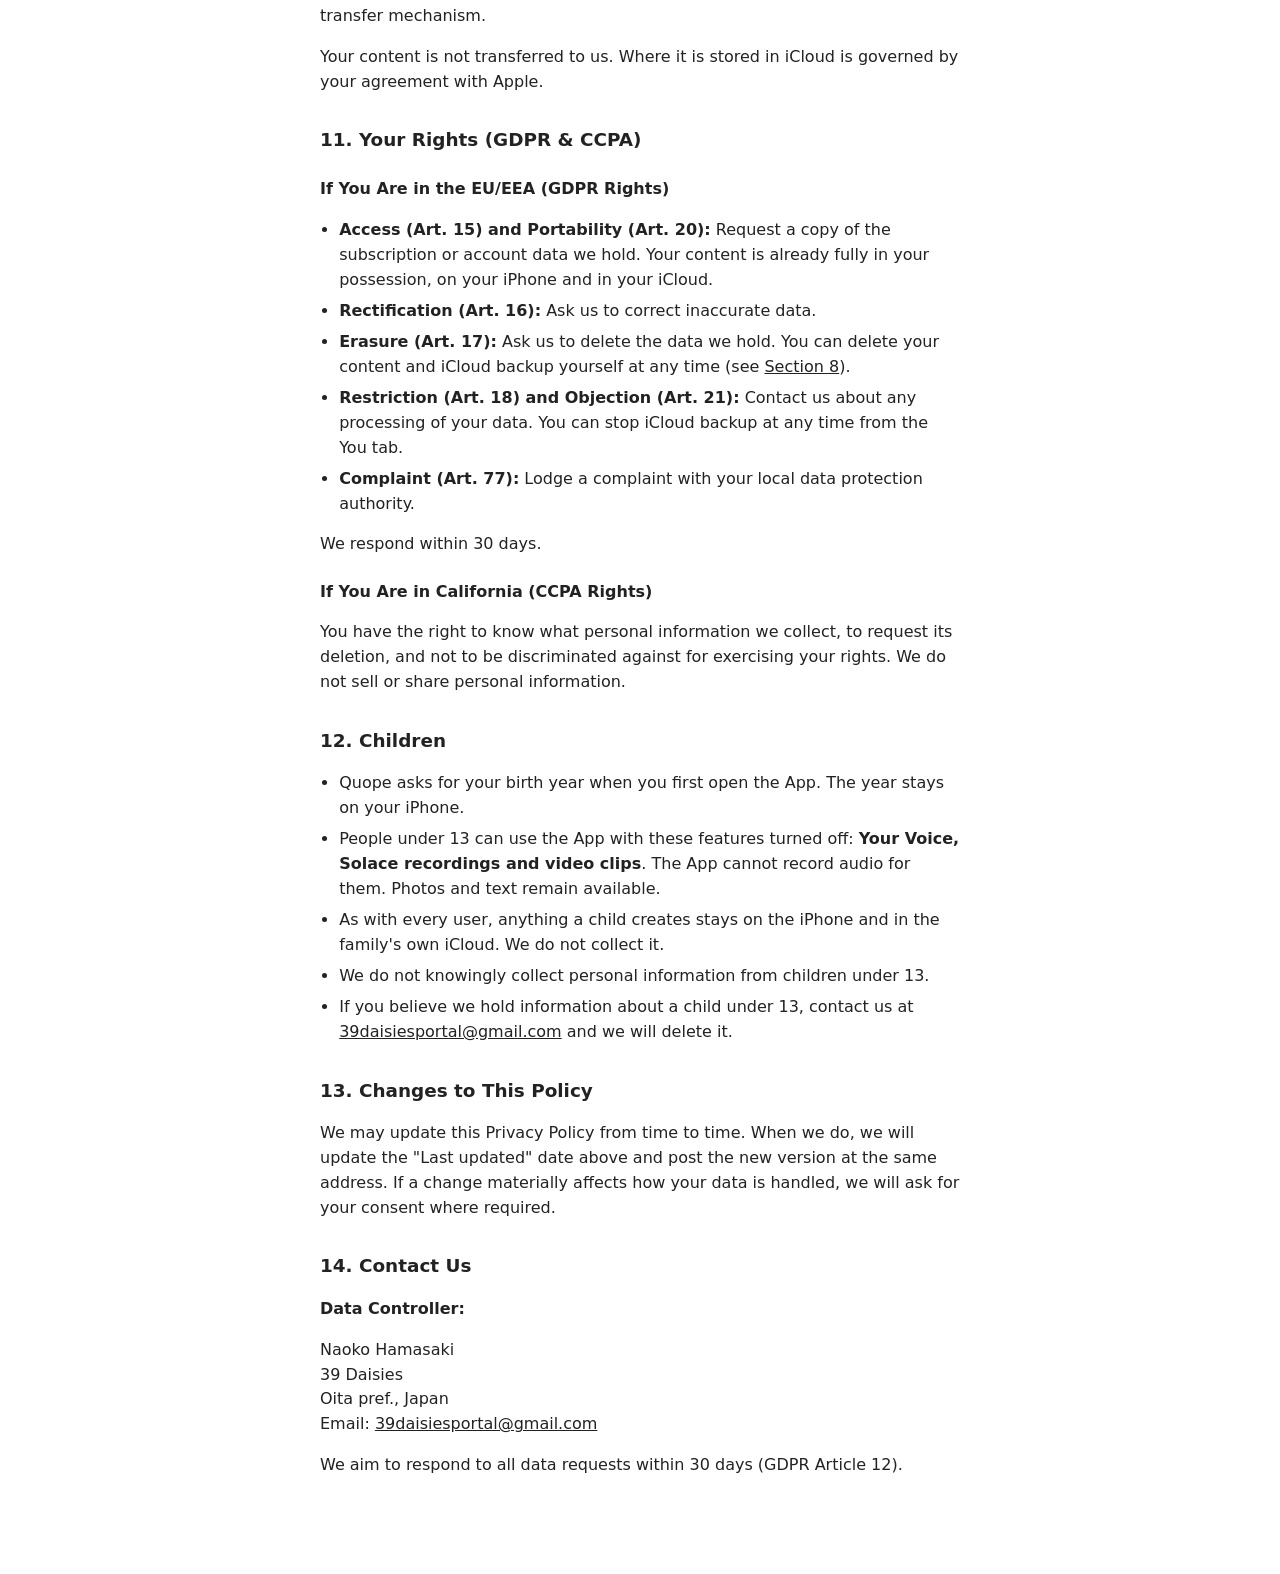
<file: privacy.html>
<!DOCTYPE html>
<html lang="en">
<head>
  <meta charset="utf-8">
  <meta name="viewport" content="width=device-width, initial-scale=1">
  <title>Quope Privacy Policy</title>
  <style>
    body {
      font-family: system-ui, -apple-system, Segoe UI, sans-serif;
      max-width: 40rem;
      margin: 2rem auto;
      padding: 0 1.25rem 3rem;
      line-height: 1.55;
      color: #222;
    }
    h1 { font-size: 1.5rem; font-weight: 650; margin-bottom: 0.35rem; }
    h2 { font-size: 1.15rem; font-weight: 650; margin-top: 2rem; }
    h3 { font-size: 1rem; font-weight: 650; margin-top: 1.4rem; }
    .updated { color: #555; font-size: 0.9rem; margin-bottom: 1.5rem; }
    ul { padding-left: 1.2rem; }
    li { margin: 0.4rem 0; }
    a { color: inherit; }
    a:focus-visible { outline: 2px solid #222; outline-offset: 2px; }
    .note { border-left: 3px solid #999; padding: 0.1rem 0 0.1rem 0.9rem; }
    .table-wrap { overflow-x: auto; }
    table { border-collapse: collapse; width: 100%; font-size: 0.95rem; margin: 0.75rem 0; }
    th, td { border: 1px solid #ccc; padding: 0.45rem 0.6rem; text-align: left; vertical-align: top; }
    th { background: #f3f3f3; font-weight: 650; }
    address { font-style: normal; }
  </style>
</head>
<body>
  <main>
  <h1>Privacy Policy for Quope: Manifestation Rituals</h1>
  <p class="updated">Effective date: October 2, 2026<br>Last updated: October 2, 2026</p>

  <h2 id="introduction">1. Introduction</h2>
  <p>Quope: Manifestation Rituals ("the App," "we," "us") is developed by Naoko Hamasaki, trading as 39 Daisies.</p>
  <p>Quope is built to keep what you create private. Your recordings, photos, journal and everything else you make in the App stay on your iPhone. If backup is on, a copy goes to <strong>your own iCloud account</strong>. We cannot see this data, and it is never stored on our servers.</p>
  <p>This Privacy Policy explains what data the App handles, where it is kept, and your rights.</p>
  <p>If you don't agree with this policy, please don't use the App.</p>

  <h2 id="contact-information">2. Data Controller &amp; Contact Information</h2>
  <p><strong>Data Controller:</strong></p>
  <address>
    Naoko Hamasaki<br>
    39 Daisies<br>
    Oita pref., Japan<br>
    Email: <a href="mailto:39daisiesportal@gmail.com">39daisiesportal@gmail.com</a>
  </address>
  <p><strong>EU Representative (for users in the EU/EEA):</strong><br>
  To be appointed. In the interim, contact the data controller.</p>

  <h2 id="data">3. What Data the App Handles</h2>

  <h3>A. Content You Create (on your device and in your own iCloud only)</h3>
  <p><strong>Your Voice Affirmations</strong></p>
  <ul>
    <li>Audio recordings of your affirmations (3-6-9 ritual)</li>
    <li>Metadata: date created, duration, the affirmation text</li>
  </ul>
  <p><strong>Solace Recordings</strong></p>
  <ul>
    <li>Audio messages you record for moments of calm or overwhelm</li>
    <li>Can be your own voice or a trusted person's voice</li>
    <li>Metadata: date created, labels</li>
  </ul>
  <p><strong>Vision Board Photos &amp; Clips</strong></p>
  <ul>
    <li>Images and video clips you pin to your Vision boards, captions, board names</li>
  </ul>
  <p><strong>Journal Entries</strong></p>
  <ul>
    <li>Text you write, highlights you mark, dates</li>
  </ul>
  <p><strong>Manifestations, Affirmations &amp; Daily Practice</strong></p>
  <ul>
    <li>Affirmation and manifestation text, daily intentions, Power Words, daily moods, your profile photo, Anchor Vision, display name and App settings</li>
  </ul>
  <p><strong>Where it is stored:</strong></p>
  <ul>
    <li>On your iPhone.</li>
    <li>If iCloud backup is on, also in your own iCloud account. This is the private App area Apple keeps for Quope, and only your devices can access it.</li>
    <li><strong>It is never sent to or stored on Quope's servers.</strong> We have no access to it.</li>
  </ul>

  <h3>B. Age Check</h3>
  <ul>
    <li>When you first open the App, you enter your birth year.</li>
    <li>It is used only to decide which features are available (see <a href="#children">Section 12</a>).</li>
    <li>It is stored <strong>only on your iPhone</strong>. It is not backed up and never sent to us.</li>
  </ul>

  <h3>C. Subscription &amp; Payment Data</h3>
  <ul>
    <li>Your subscription plan (Monthly or Annual), status (trial, active, expired) and purchase and renewal dates.</li>
    <li>Purchases are handled by Apple. Subscription status is managed by RevenueCat.</li>
    <li>The App identifies you to RevenueCat with a random customer ID, not your name or email. If you signed in with an earlier version of the App, your earlier account identifier is used instead.</li>
    <li>Our server receives subscription events from RevenueCat, such as trial start and end dates and the product purchased. These are linked to that customer ID and are used to manage your subscription.</li>
    <li>We never see or store card numbers.</li>
  </ul>

  <h3>D. Crash Reports</h3>
  <ul>
    <li>The App contains no analytics, advertising or tracking tools.</li>
    <li>If you have turned on <strong>Share With App Developers</strong> in iOS Settings (Privacy &amp; Security → Analytics &amp; Improvements), Apple may share anonymous crash reports with us. You can turn this off at any time in iOS Settings.</li>
  </ul>

  <h3>E. Accounts Created With Earlier Versions</h3>
  <p>Earlier versions of the App offered Sign in with Apple and a cloud backup on our servers. Both have been removed:</p>
  <ul>
    <li><strong>The server backup has been permanently deleted.</strong> Our servers no longer accept backups.</li>
    <li>If you signed in with an earlier version, we still hold a basic account record (your Apple ID email or private relay address, and an account identifier) until you delete it. You can do this in the App (see <a href="#retention">Section 8</a>) or by emailing us.</li>
    <li>New accounts can no longer be created, including from earlier versions of the App.</li>
  </ul>

  <h2 id="legal-basis">4. Legal Basis for Processing (GDPR Article 6)</h2>
  <div class="table-wrap">
  <table>
    <thead>
      <tr><th scope="col">Data category</th><th scope="col">Legal basis</th><th scope="col">Purpose</th></tr>
    </thead>
    <tbody>
      <tr><td>Content you create (Voice, Solace, Visions, Journal, practice data)</td><td>Not processed by us: it stays on your device and in your own iCloud under your agreement with Apple</td><td>Backup and restore that you control</td></tr>
      <tr><td>Subscription status and events</td><td><strong>Performance of Contract</strong></td><td>Providing premium features, trials and license validation</td></tr>
      <tr><td>Crash reports (via Apple)</td><td><strong>Consent</strong> (your iOS setting)</td><td>Fixing bugs and improving stability</td></tr>
      <tr><td>Account records from earlier versions</td><td><strong>Performance of Contract</strong> / <strong>Legitimate Interest</strong></td><td>Keeping your earlier account until you delete it</td></tr>
    </tbody>
  </table>
  </div>

  <h2 id="collection">5. How Data Is Collected</h2>
  <p><strong>Data you provide directly:</strong></p>
  <ul>
    <li>Everything you create in the App. It stays on your device and in your own iCloud.</li>
    <li>Your birth year, which stays on your device only.</li>
  </ul>
  <p><strong>Data from third parties:</strong></p>
  <ul>
    <li>Apple: purchase confirmation, and crash reports if you opted in.</li>
    <li>RevenueCat: subscription status, trial eligibility and purchase dates.</li>
  </ul>

  <h2 id="use">6. How We Use Data</h2>
  <h3>iCloud Backup</h3>
  <ul>
    <li>iCloud backup is <strong>on by default, free and requires no account</strong>.</li>
    <li>The App copies your data to your own iCloud account in the background, so you can restore it after reinstalling or on a new iPhone ("Restore from iCloud" during setup).</li>
    <li>The backup is stored and protected by Apple under your iCloud account. Quope cannot read it.</li>
    <li>You can turn it off at any time: You tab → iCloud backup. You can also delete the backup there ("Turn off and delete backup").</li>
    <li>It requires being signed in to iCloud on your iPhone, and it uses your iCloud storage.</li>
  </ul>
  <h3>Subscriptions</h3>
  <ul>
    <li>We use subscription data to provide premium features, trials and renewals, and to handle cancellations.</li>
  </ul>
  <h3>What We Don't Do</h3>
  <ul>
    <li>We do not collect, see or store your recordings, photos, journal or other content.</li>
    <li>We do not sell your data.</li>
    <li>We do not share your data with advertisers or marketers.</li>
    <li>We do not use your data to train AI models.</li>
    <li>We do not track you across apps or websites, or build behavioral profiles.</li>
  </ul>

  <h2 id="storage">7. Data Storage &amp; Security</h2>
  <h3>Where Data Is Stored</h3>
  <div class="table-wrap">
  <table>
    <thead>
      <tr><th scope="col">Data</th><th scope="col">Location</th></tr>
    </thead>
    <tbody>
      <tr><td>Your content</td><td>Your iPhone, plus your own iCloud account if backup is on</td></tr>
      <tr><td>Birth year</td><td>Your iPhone only</td></tr>
      <tr><td>Subscription records</td><td>RevenueCat, and our server (Render, Virginia, US) with its database (Supabase, US)</td></tr>
      <tr><td>Account records from earlier versions</td><td>Supabase (US), until you delete them</td></tr>
    </tbody>
  </table>
  </div>
  <h3>Security</h3>
  <ul>
    <li><strong>On your iPhone:</strong> protected by iOS data protection and your passcode or Face ID.</li>
    <li><strong>In iCloud:</strong> Apple encrypts your data in transit and at rest. If you turn on Apple's Advanced Data Protection, your iCloud backup is end-to-end encrypted and even Apple cannot read it. See <a href="https://support.apple.com/102651">support.apple.com/102651</a>.</li>
    <li><strong>Our server:</strong> receives subscription records only, over HTTPS/TLS.</li>
  </ul>

  <h2 id="retention">8. Data Retention &amp; Deletion</h2>
  <div class="table-wrap">
  <table>
    <thead>
      <tr><th scope="col">Data type</th><th scope="col">Retention</th><th scope="col">How to delete</th></tr>
    </thead>
    <tbody>
      <tr><td>Content on your iPhone</td><td>Until you delete it or the App</td><td>Delete items in the App, or delete the App</td></tr>
      <tr><td>Your iCloud backup</td><td>Until you delete it</td><td>You tab → iCloud backup → Turn off and delete backup, or iPhone Settings → your name → iCloud → Storage → Quope</td></tr>
      <tr><td>Birth year</td><td>Until you delete the App</td><td>Delete the App</td></tr>
      <tr><td>Subscription records</td><td>While needed to manage your subscription and meet legal obligations</td><td>Email us to request deletion</td></tr>
      <tr><td>Account records from earlier versions</td><td>Until you delete your account</td><td>You tab → Delete account (shown only if you signed in with an earlier version), or email us</td></tr>
    </tbody>
  </table>
  </div>
  <p>Deleting an earlier-version account from the App also deletes your iCloud backup and the data on your iPhone.</p>

  <h2 id="processors">9. Third-Party Service Providers</h2>
  <h3>Apple (iCloud, App Store, Crash Reports)</h3>
  <ul>
    <li><strong>Role:</strong> Provides iCloud storage under your own Apple account, processes payments, and delivers crash reports if you opt in.</li>
    <li><strong>Privacy policy:</strong> <a href="https://www.apple.com/privacy/">apple.com/privacy</a></li>
  </ul>
  <h3>RevenueCat (Subscription Management)</h3>
  <ul>
    <li><strong>Role:</strong> Data Processor</li>
    <li><strong>Data processed:</strong> Customer ID, subscription status, trial eligibility, purchase dates (not card data)</li>
    <li><strong>Location:</strong> US</li>
    <li><strong>Privacy policy:</strong> <a href="https://www.revenuecat.com/privacy">revenuecat.com/privacy</a></li>
  </ul>
  <h3>Render (Server Hosting)</h3>
  <ul>
    <li><strong>Role:</strong> Data Processor</li>
    <li><strong>Data processed:</strong> Subscription records received from RevenueCat</li>
    <li><strong>Location:</strong> US (Virginia)</li>
    <li><strong>Privacy policy:</strong> <a href="https://render.com/privacy">render.com/privacy</a></li>
  </ul>
  <h3>Supabase (Database)</h3>
  <ul>
    <li><strong>Role:</strong> Data Processor</li>
    <li><strong>Data processed:</strong> Subscription records; account records from earlier versions</li>
    <li><strong>Location:</strong> US</li>
    <li><strong>DPA:</strong> <a href="https://supabase.com/legal/dpa">supabase.com/legal/dpa</a></li>
    <li><strong>Privacy policy:</strong> <a href="https://supabase.com/privacy">supabase.com/privacy</a></li>
  </ul>

  <h2 id="transfers">10. International Data Transfers (GDPR Article 46)</h2>
  <h3>For Users in the EU/EEA</h3>
  <p>Subscription records, and account records from earlier versions, may be processed in the United States by RevenueCat, Render and Supabase. These transfers are protected by <strong>Standard Contractual Clauses (SCCs)</strong> in our processors' data processing agreements. You may request details of the transfer mechanism.</p>
  <p>Your content is not transferred to us. Where it is stored in iCloud is governed by your agreement with Apple.</p>

  <h2 id="rights">11. Your Rights (GDPR &amp; CCPA)</h2>
  <h3>If You Are in the EU/EEA (GDPR Rights)</h3>
  <ul>
    <li><strong>Access (Art. 15) and Portability (Art. 20):</strong> Request a copy of the subscription or account data we hold. Your content is already fully in your possession, on your iPhone and in your iCloud.</li>
    <li><strong>Rectification (Art. 16):</strong> Ask us to correct inaccurate data.</li>
    <li><strong>Erasure (Art. 17):</strong> Ask us to delete the data we hold. You can delete your content and iCloud backup yourself at any time (see <a href="#retention">Section 8</a>).</li>
    <li><strong>Restriction (Art. 18) and Objection (Art. 21):</strong> Contact us about any processing of your data. You can stop iCloud backup at any time from the You tab.</li>
    <li><strong>Complaint (Art. 77):</strong> Lodge a complaint with your local data protection authority.</li>
  </ul>
  <p>We respond within 30 days.</p>
  <h3>If You Are in California (CCPA Rights)</h3>
  <p>You have the right to know what personal information we collect, to request its deletion, and not to be discriminated against for exercising your rights. We do not sell or share personal information.</p>

  <h2 id="children">12. Children</h2>
  <ul>
    <li>Quope asks for your birth year when you first open the App. The year stays on your iPhone.</li>
    <li>People under 13 can use the App with these features turned off: <strong>Your Voice, Solace recordings and video clips</strong>. The App cannot record audio for them. Photos and text remain available.</li>
    <li>As with every user, anything a child creates stays on the iPhone and in the family's own iCloud. We do not collect it.</li>
    <li>We do not knowingly collect personal information from children under 13.</li>
    <li>If you believe we hold information about a child under 13, contact us at <a href="mailto:39daisiesportal@gmail.com">39daisiesportal@gmail.com</a> and we will delete it.</li>
  </ul>

  <h2 id="changes">13. Changes to This Policy</h2>
  <p>We may update this Privacy Policy from time to time. When we do, we will update the "Last updated" date above and post the new version at the same address. If a change materially affects how your data is handled, we will ask for your consent where required.</p>

  <h2 id="contact">14. Contact Us</h2>
  <p><strong>Data Controller:</strong></p>
  <address>
    Naoko Hamasaki<br>
    39 Daisies<br>
    Oita pref., Japan<br>
    Email: <a href="mailto:39daisiesportal@gmail.com">39daisiesportal@gmail.com</a>
  </address>
  <p>We aim to respond to all data requests within 30 days (GDPR Article 12).</p>
  </main>
</body>
</html>
</file>
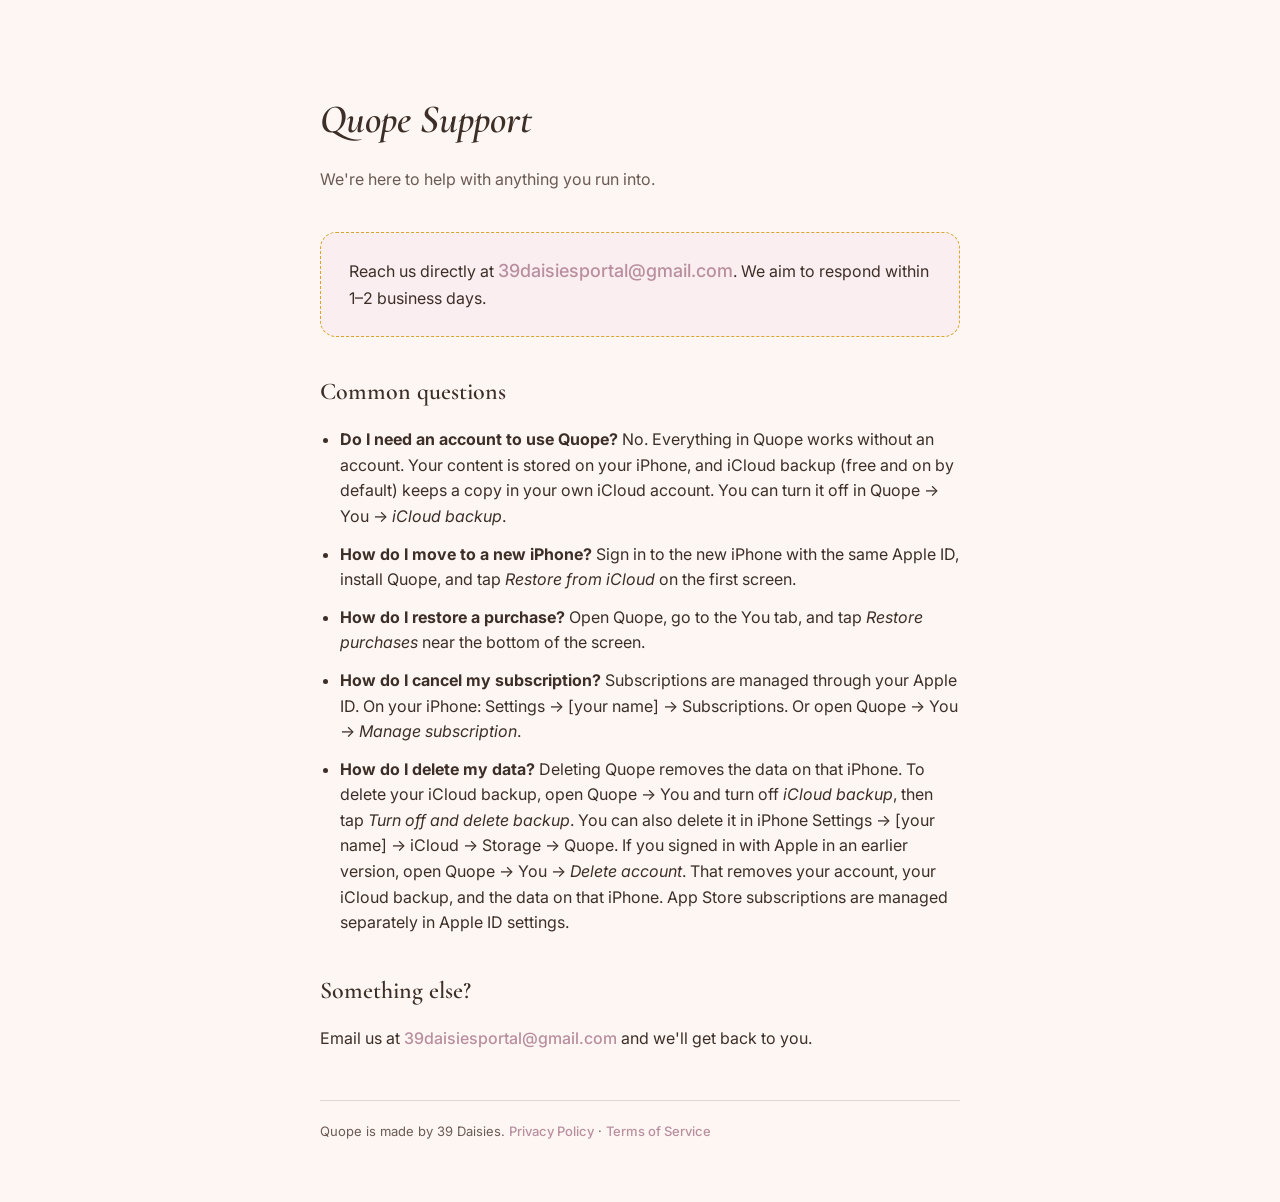
<file: support.html>
<!DOCTYPE html>
<html lang="en">
<head>
  <meta charset="UTF-8" />
  <meta name="viewport" content="width=device-width, initial-scale=1" />
  <title>Quope Support</title>
  <link rel="preconnect" href="https://fonts.googleapis.com" />
  <link rel="preconnect" href="https://fonts.gstatic.com" crossorigin />
  <link href="https://fonts.googleapis.com/css2?family=Cormorant+Garamond:ital,wght@0,600;1,600&family=Inter:wght@400;500&display=swap" rel="stylesheet" />
  <style>
    body {
      font-family: 'Inter', sans-serif;
      background: #FDF6F3;
      color: #3D2F28;
      max-width: 640px;
      margin: 0 auto;
      padding: 60px 24px;
      line-height: 1.6;
    }
    h1 {
      font-family: 'Cormorant Garamond', serif;
      font-style: italic;
      font-size: 40px;
      font-weight: 600;
      margin-bottom: 8px;
      color: #3D2F28;
    }
    .subtitle {
      color: #6B5B54;
      margin-bottom: 40px;
      font-size: 16px;
    }
    h2 {
      font-family: 'Cormorant Garamond', serif;
      font-size: 24px;
      font-weight: 600;
      margin-top: 36px;
      margin-bottom: 12px;
      color: #3D2F28;
    }
    a {
      color: #B98FA0;
      text-decoration: none;
      font-weight: 500;
    }
    a:hover { text-decoration: underline; }
    .contact-box {
      background: #FBEEF0;
      border: 1.5px dashed #D9A62B;
      border-radius: 16px;
      padding: 24px 28px;
      margin: 20px 0 32px;
    }
    .contact-box a {
      font-size: 18px;
    }
    ul { padding-left: 20px; }
    li { margin-bottom: 12px; }
    .footer {
      margin-top: 48px;
      padding-top: 20px;
      border-top: 1px solid rgba(107, 91, 84, 0.2);
      font-size: 13px;
      color: #6B5B54;
    }
  </style>
</head>
<body>

  <h1>Quope Support</h1>
  <p class="subtitle">We're here to help with anything you run into.</p>

  <div class="contact-box">
    Reach us directly at
    <a href="mailto:39daisiesportal@gmail.com">39daisiesportal@gmail.com</a>.
    We aim to respond within 1–2 business days.
  </div>

  <h2>Common questions</h2>
  <ul>
    <li>
      <strong>Do I need an account to use Quope?</strong>
      No. Everything in Quope works without an account.
      Your content is stored on your iPhone, and iCloud backup (free and on by default) keeps a copy in your own iCloud account.
      You can turn it off in Quope → You → <em>iCloud backup</em>.
    </li>
    <li>
      <strong>How do I move to a new iPhone?</strong>
      Sign in to the new iPhone with the same Apple ID, install Quope, and tap <em>Restore from iCloud</em> on the first screen.
    </li>
    <li>
      <strong>How do I restore a purchase?</strong>
      Open Quope, go to the You tab, and tap <em>Restore purchases</em> near the bottom of the screen.
    </li>
    <li>
      <strong>How do I cancel my subscription?</strong>
      Subscriptions are managed through your Apple ID.
      On your iPhone: Settings → [your name] → Subscriptions.
      Or open Quope → You → <em>Manage subscription</em>.
    </li>
    <li>
      <strong>How do I delete my data?</strong>
      Deleting Quope removes the data on that iPhone.
      To delete your iCloud backup, open Quope → You and turn off <em>iCloud backup</em>, then tap <em>Turn off and delete backup</em>.
      You can also delete it in iPhone Settings → [your name] → iCloud → Storage → Quope.
      If you signed in with Apple in an earlier version, open Quope → You → <em>Delete account</em>.
      That removes your account, your iCloud backup, and the data on that iPhone.
      App Store subscriptions are managed separately in Apple ID settings.
    </li>
  </ul>

  <h2>Something else?</h2>
  <p>
    Email us at
    <a href="mailto:39daisiesportal@gmail.com">39daisiesportal@gmail.com</a>
    and we'll get back to you.
  </p>

  <div class="footer">
    Quope is made by 39 Daisies.
    <a href="privacy.html">Privacy Policy</a> ·
    <a href="terms.html">Terms of Service</a>
  </div>

</body>
</html>
</file>
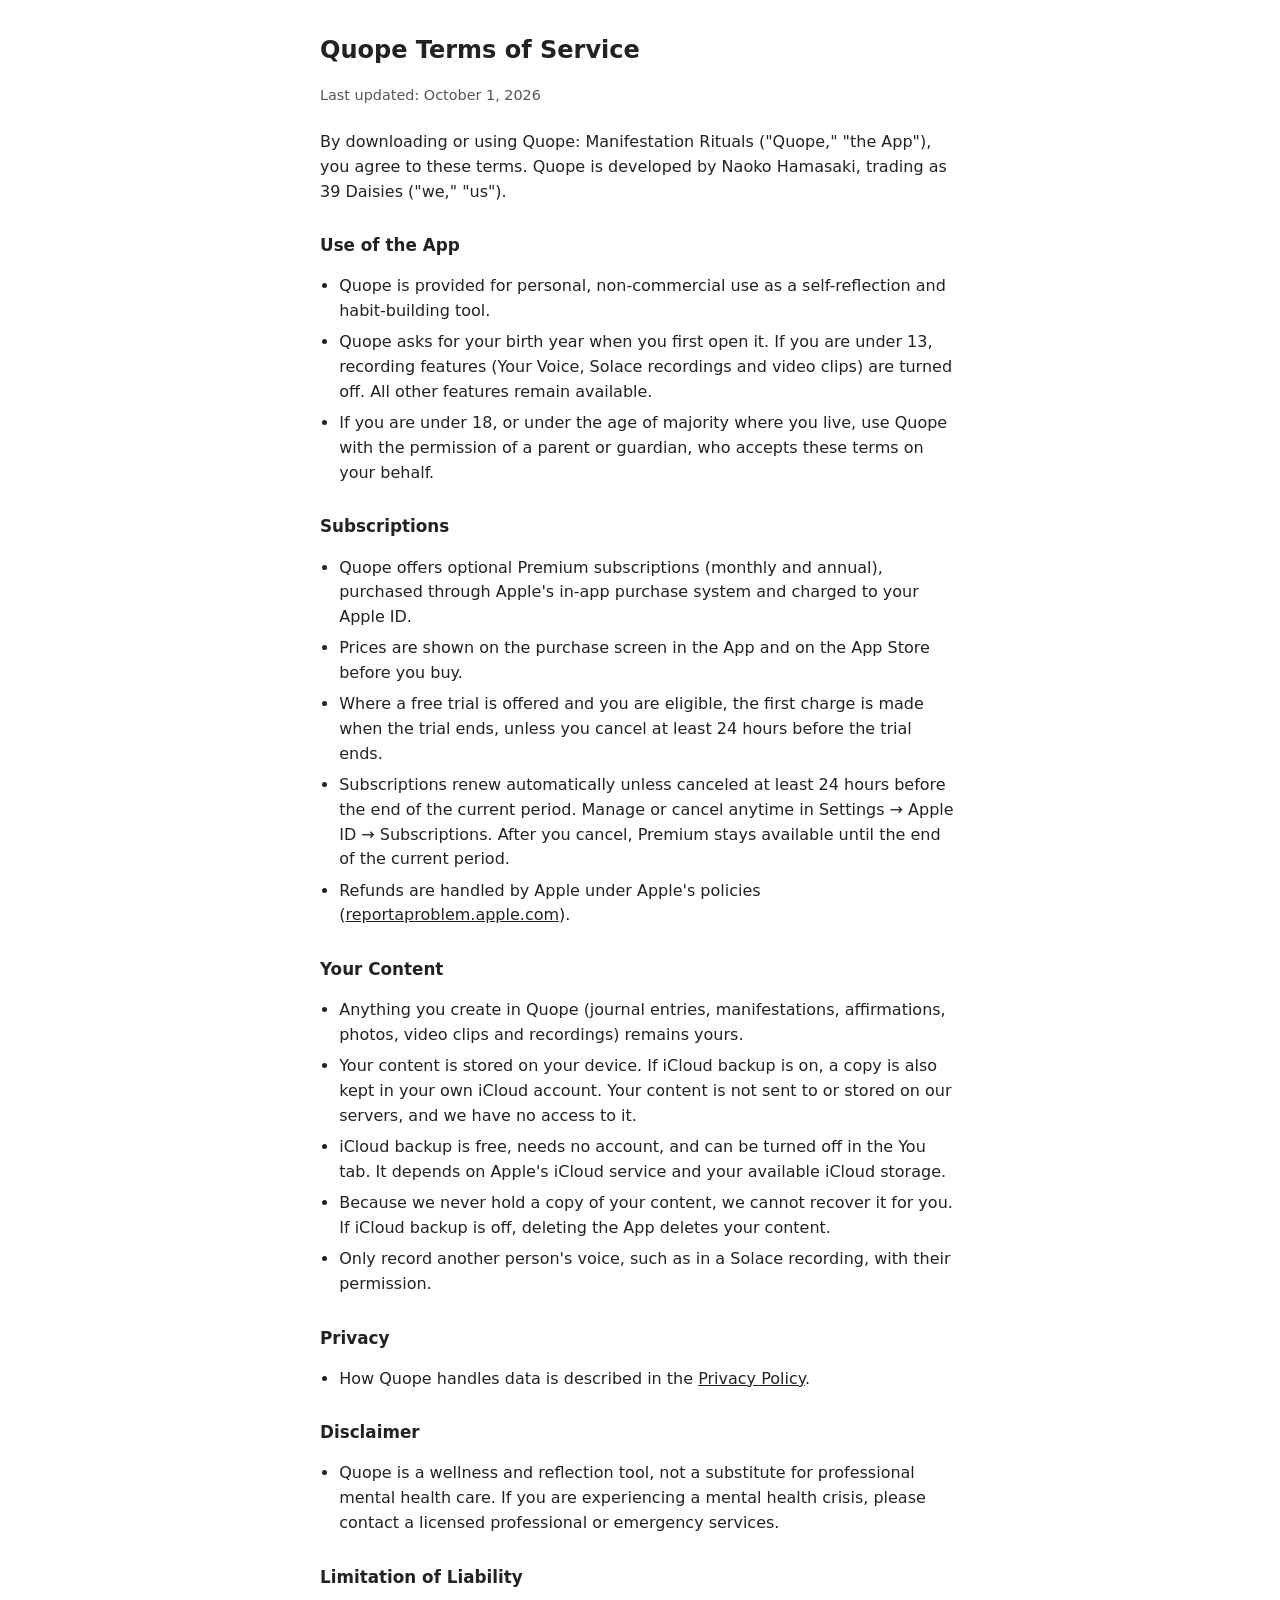
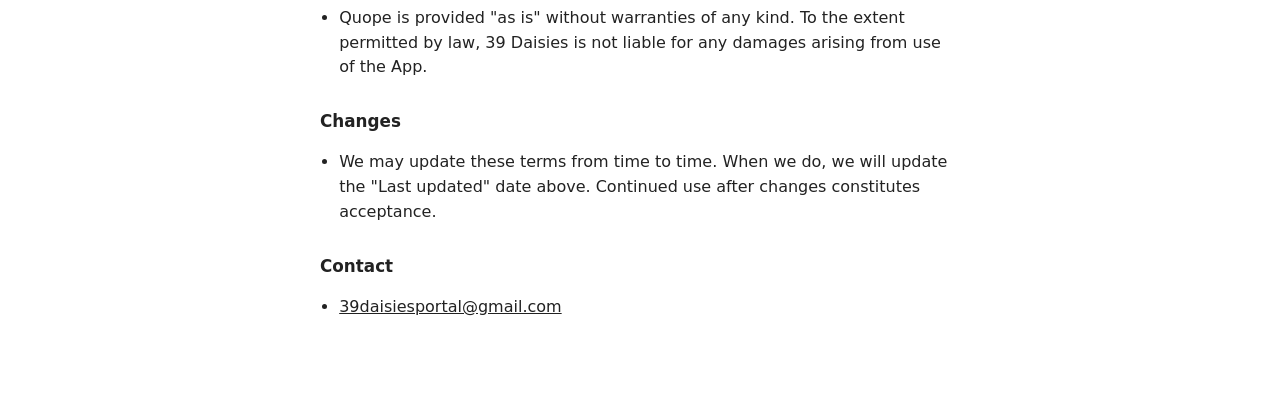
<file: terms.html>
<!DOCTYPE html>
<html lang="en">
<head>
  <meta charset="utf-8">
  <meta name="viewport" content="width=device-width, initial-scale=1">
  <title>Quope Terms of Service</title>
  <style>
    body {
      font-family: system-ui, -apple-system, Segoe UI, sans-serif;
      max-width: 40rem;
      margin: 2rem auto;
      padding: 0 1.25rem 3rem;
      line-height: 1.55;
      color: #222;
    }
    h1 { font-size: 1.5rem; font-weight: 650; margin-bottom: 0.35rem; }
    h2 { font-size: 1.05rem; font-weight: 650; margin-top: 1.75rem; }
    .updated { color: #555; font-size: 0.9rem; margin-bottom: 1.5rem; }
    ul { padding-left: 1.2rem; }
    li { margin: 0.4rem 0; }
    a { color: inherit; }
    a:focus-visible { outline: 2px solid #222; outline-offset: 2px; }
  </style>
</head>
<body>
  <main>
  <h1>Quope Terms of Service</h1>
  <p class="updated">Last updated: October 1, 2026</p>

  <p>By downloading or using Quope: Manifestation Rituals ("Quope," "the App"), you agree to these terms. Quope is developed by Naoko Hamasaki, trading as 39 Daisies ("we," "us").</p>

  <h2>Use of the App</h2>
  <ul>
    <li>Quope is provided for personal, non-commercial use as a self-reflection and habit-building tool.</li>
    <li>Quope asks for your birth year when you first open it. If you are under 13, recording features (Your Voice, Solace recordings and video clips) are turned off. All other features remain available.</li>
    <li>If you are under 18, or under the age of majority where you live, use Quope with the permission of a parent or guardian, who accepts these terms on your behalf.</li>
  </ul>

  <h2>Subscriptions</h2>
  <ul>
    <li>Quope offers optional Premium subscriptions (monthly and annual), purchased through Apple's in-app purchase system and charged to your Apple ID.</li>
    <li>Prices are shown on the purchase screen in the App and on the App Store before you buy.</li>
    <li>Where a free trial is offered and you are eligible, the first charge is made when the trial ends, unless you cancel at least 24 hours before the trial ends.</li>
    <li>Subscriptions renew automatically unless canceled at least 24 hours before the end of the current period. Manage or cancel anytime in Settings → Apple ID → Subscriptions. After you cancel, Premium stays available until the end of the current period.</li>
    <li>Refunds are handled by Apple under Apple's policies (<a href="https://reportaproblem.apple.com">reportaproblem.apple.com</a>).</li>
  </ul>

  <h2>Your Content</h2>
  <ul>
    <li>Anything you create in Quope (journal entries, manifestations, affirmations, photos, video clips and recordings) remains yours.</li>
    <li>Your content is stored on your device. If iCloud backup is on, a copy is also kept in your own iCloud account. Your content is not sent to or stored on our servers, and we have no access to it.</li>
    <li>iCloud backup is free, needs no account, and can be turned off in the You tab. It depends on Apple's iCloud service and your available iCloud storage.</li>
    <li>Because we never hold a copy of your content, we cannot recover it for you. If iCloud backup is off, deleting the App deletes your content.</li>
    <li>Only record another person's voice, such as in a Solace recording, with their permission.</li>
  </ul>

  <h2>Privacy</h2>
  <ul>
    <li>How Quope handles data is described in the <a href="https://39daisies.github.io/legal/privacy.html">Privacy Policy</a>.</li>
  </ul>

  <h2>Disclaimer</h2>
  <ul>
    <li>Quope is a wellness and reflection tool, not a substitute for professional mental health care. If you are experiencing a mental health crisis, please contact a licensed professional or emergency services.</li>
  </ul>

  <h2>Limitation of Liability</h2>
  <ul>
    <li>Quope is provided "as is" without warranties of any kind. To the extent permitted by law, 39 Daisies is not liable for any damages arising from use of the App.</li>
  </ul>

  <h2>Changes</h2>
  <ul>
    <li>We may update these terms from time to time. When we do, we will update the "Last updated" date above. Continued use after changes constitutes acceptance.</li>
  </ul>

  <h2>Contact</h2>
  <ul>
    <li><a href="mailto:39daisiesportal@gmail.com">39daisiesportal@gmail.com</a></li>
  </ul>
  </main>
</body>
</html>
</file>
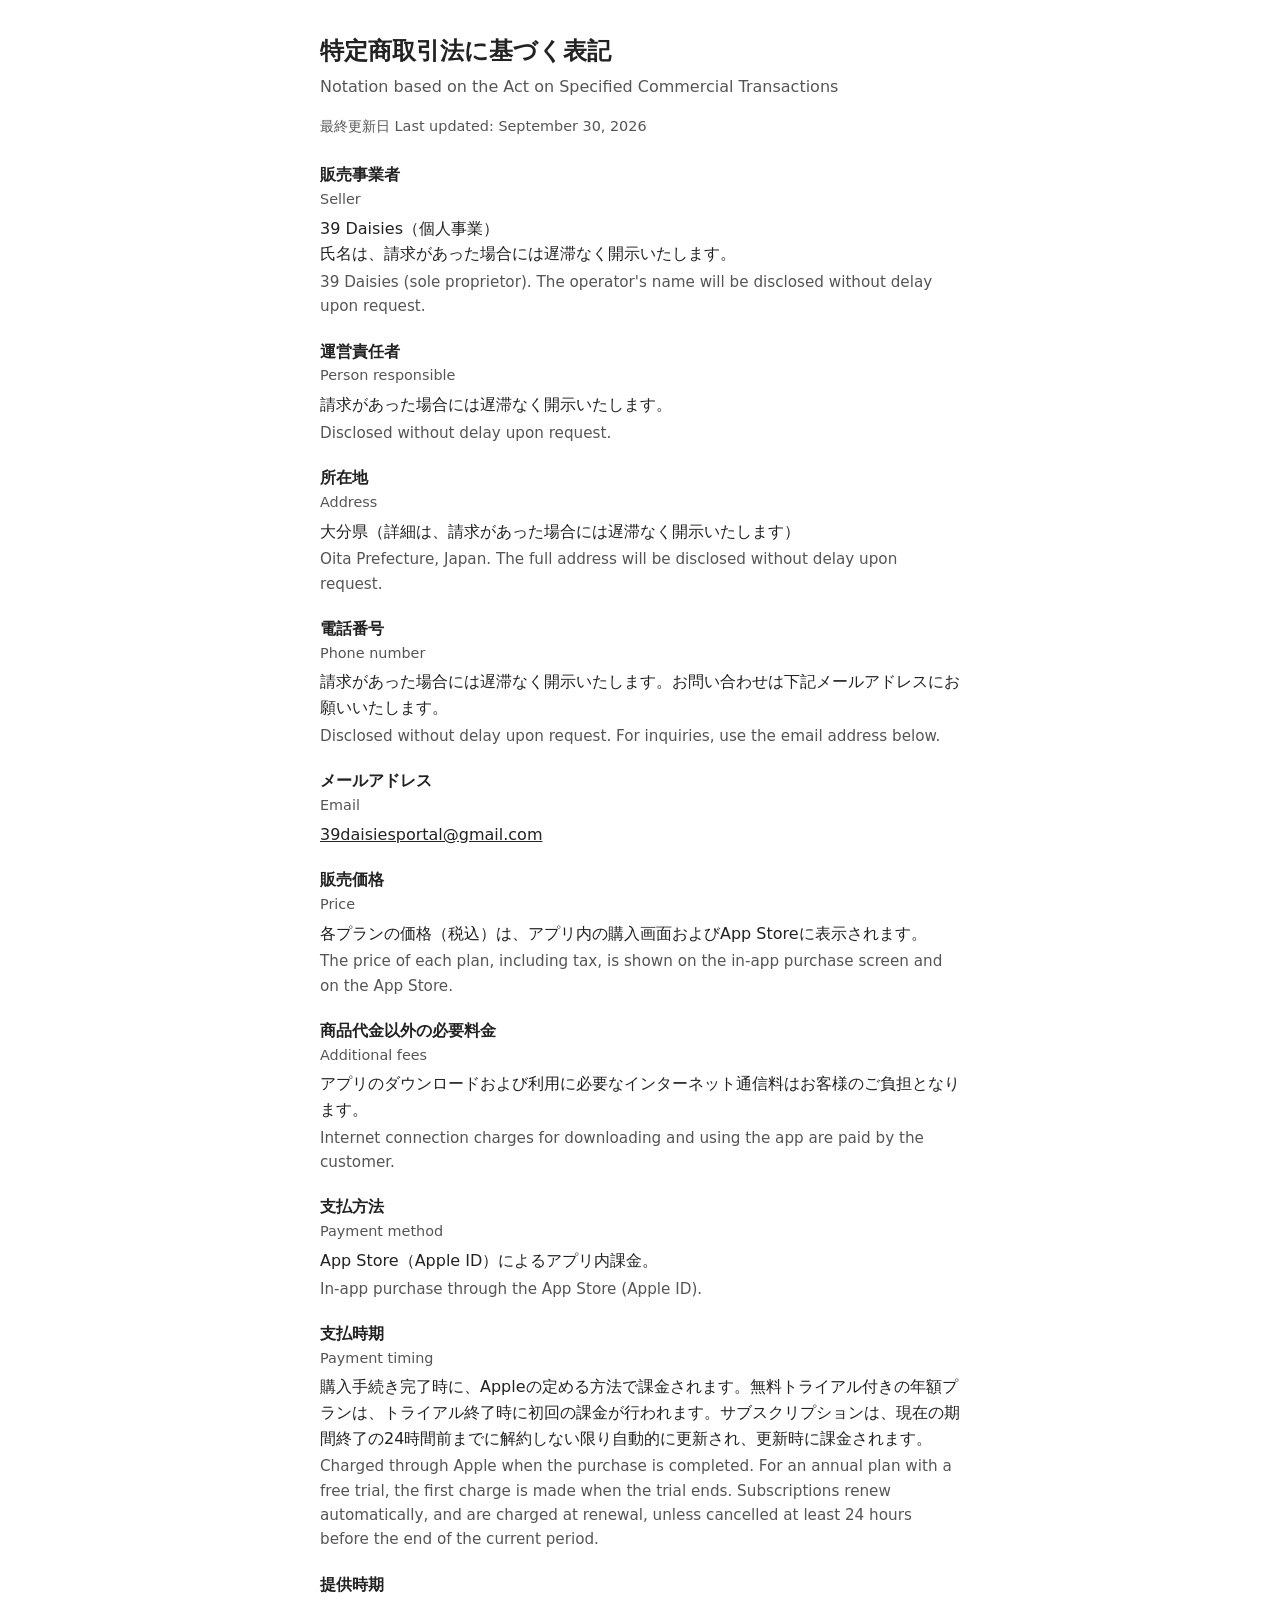
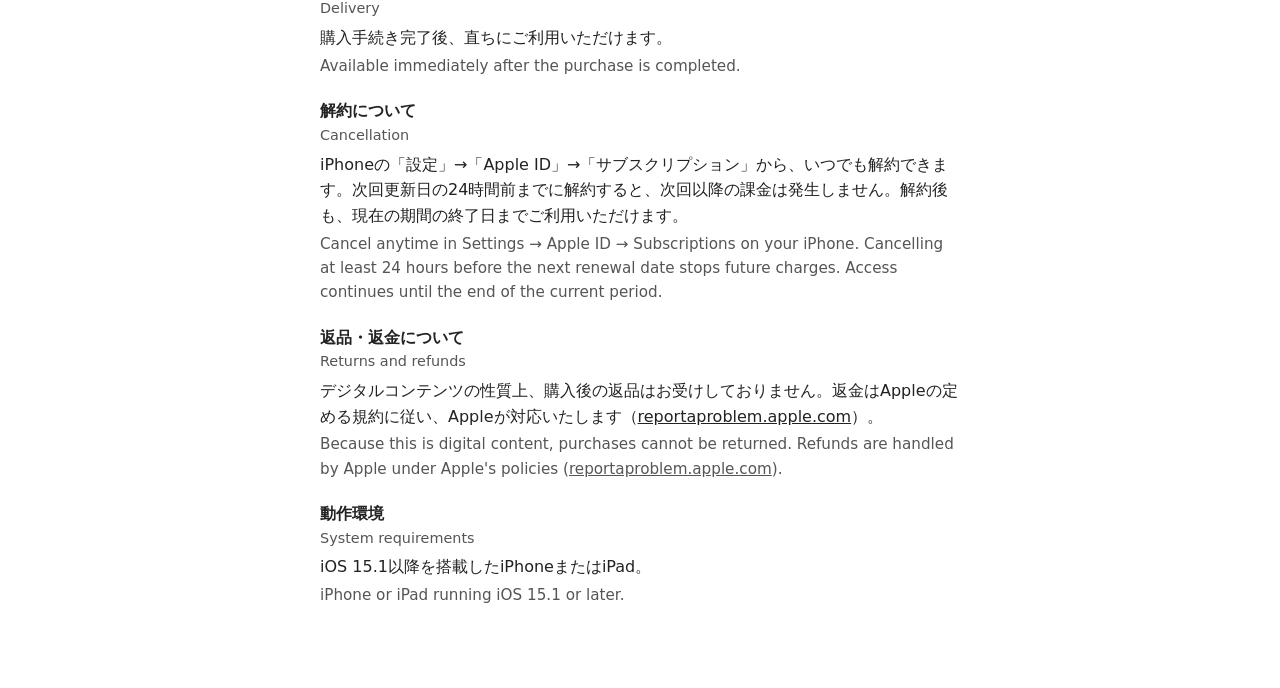
<file: tokushoho.html>
<!DOCTYPE html>
<html lang="ja">
<head>
  <meta charset="utf-8">
  <meta name="viewport" content="width=device-width, initial-scale=1">
  <title>特定商取引法に基づく表記 | Quope</title>
  <style>
    body {
      font-family: system-ui, -apple-system, "Hiragino Sans", "Hiragino Kaku Gothic ProN", Segoe UI, sans-serif;
      max-width: 40rem;
      margin: 2rem auto;
      padding: 0 1.25rem 3rem;
      line-height: 1.6;
      color: #222;
    }
    h1 { font-size: 1.5rem; font-weight: 650; margin-bottom: 0.2rem; }
    .subtitle { color: #555; margin-top: 0; }
    .updated { color: #555; font-size: 0.9rem; margin-bottom: 1.5rem; }
    dl { margin: 0; }
    dt { font-weight: 650; margin-top: 1.25rem; }
    dt .en { display: block; font-weight: 500; color: #555; font-size: 0.9rem; }
    dd { margin: 0.3rem 0 0; }
    dd .en { display: block; color: #555; font-size: 0.95rem; margin-top: 0.2rem; }
    a { color: inherit; }
  </style>
</head>
<body>
  <h1>特定商取引法に基づく表記</h1>
  <p class="subtitle">Notation based on the Act on Specified Commercial Transactions</p>
  <p class="updated">最終更新日 Last updated: September 30, 2026</p>

  <dl>
    <dt>販売事業者<span class="en">Seller</span></dt>
    <dd>
      39 Daisies（個人事業）<br>
      氏名は、請求があった場合には遅滞なく開示いたします。
      <span class="en">39 Daisies (sole proprietor). The operator's name will be disclosed without delay upon request.</span>
    </dd>

    <dt>運営責任者<span class="en">Person responsible</span></dt>
    <dd>
      請求があった場合には遅滞なく開示いたします。
      <span class="en">Disclosed without delay upon request.</span>
    </dd>

    <dt>所在地<span class="en">Address</span></dt>
    <dd>
      大分県（詳細は、請求があった場合には遅滞なく開示いたします）
      <span class="en">Oita Prefecture, Japan. The full address will be disclosed without delay upon request.</span>
    </dd>

    <dt>電話番号<span class="en">Phone number</span></dt>
    <dd>
      請求があった場合には遅滞なく開示いたします。お問い合わせは下記メールアドレスにお願いいたします。
      <span class="en">Disclosed without delay upon request. For inquiries, use the email address below.</span>
    </dd>

    <dt>メールアドレス<span class="en">Email</span></dt>
    <dd><a href="mailto:39daisiesportal@gmail.com">39daisiesportal@gmail.com</a></dd>

    <dt>販売価格<span class="en">Price</span></dt>
    <dd>
      各プランの価格（税込）は、アプリ内の購入画面およびApp Storeに表示されます。
      <span class="en">The price of each plan, including tax, is shown on the in-app purchase screen and on the App Store.</span>
    </dd>

    <dt>商品代金以外の必要料金<span class="en">Additional fees</span></dt>
    <dd>
      アプリのダウンロードおよび利用に必要なインターネット通信料はお客様のご負担となります。
      <span class="en">Internet connection charges for downloading and using the app are paid by the customer.</span>
    </dd>

    <dt>支払方法<span class="en">Payment method</span></dt>
    <dd>
      App Store（Apple ID）によるアプリ内課金。
      <span class="en">In-app purchase through the App Store (Apple ID).</span>
    </dd>

    <dt>支払時期<span class="en">Payment timing</span></dt>
    <dd>
      購入手続き完了時に、Appleの定める方法で課金されます。無料トライアル付きの年額プランは、トライアル終了時に初回の課金が行われます。サブスクリプションは、現在の期間終了の24時間前までに解約しない限り自動的に更新され、更新時に課金されます。
      <span class="en">Charged through Apple when the purchase is completed. For an annual plan with a free trial, the first charge is made when the trial ends. Subscriptions renew automatically, and are charged at renewal, unless cancelled at least 24 hours before the end of the current period.</span>
    </dd>

    <dt>提供時期<span class="en">Delivery</span></dt>
    <dd>
      購入手続き完了後、直ちにご利用いただけます。
      <span class="en">Available immediately after the purchase is completed.</span>
    </dd>

    <dt>解約について<span class="en">Cancellation</span></dt>
    <dd>
      iPhoneの「設定」→「Apple ID」→「サブスクリプション」から、いつでも解約できます。次回更新日の24時間前までに解約すると、次回以降の課金は発生しません。解約後も、現在の期間の終了日までご利用いただけます。
      <span class="en">Cancel anytime in Settings → Apple ID → Subscriptions on your iPhone. Cancelling at least 24 hours before the next renewal date stops future charges. Access continues until the end of the current period.</span>
    </dd>

    <dt>返品・返金について<span class="en">Returns and refunds</span></dt>
    <dd>
      デジタルコンテンツの性質上、購入後の返品はお受けしておりません。返金はAppleの定める規約に従い、Appleが対応いたします（<a href="https://reportaproblem.apple.com">reportaproblem.apple.com</a>）。
      <span class="en">Because this is digital content, purchases cannot be returned. Refunds are handled by Apple under Apple's policies (<a href="https://reportaproblem.apple.com">reportaproblem.apple.com</a>).</span>
    </dd>

    <dt>動作環境<span class="en">System requirements</span></dt>
    <dd>
      iOS 15.1以降を搭載したiPhoneまたはiPad。
      <span class="en">iPhone or iPad running iOS 15.1 or later.</span>
    </dd>
  </dl>
</body>
</html>
</file>
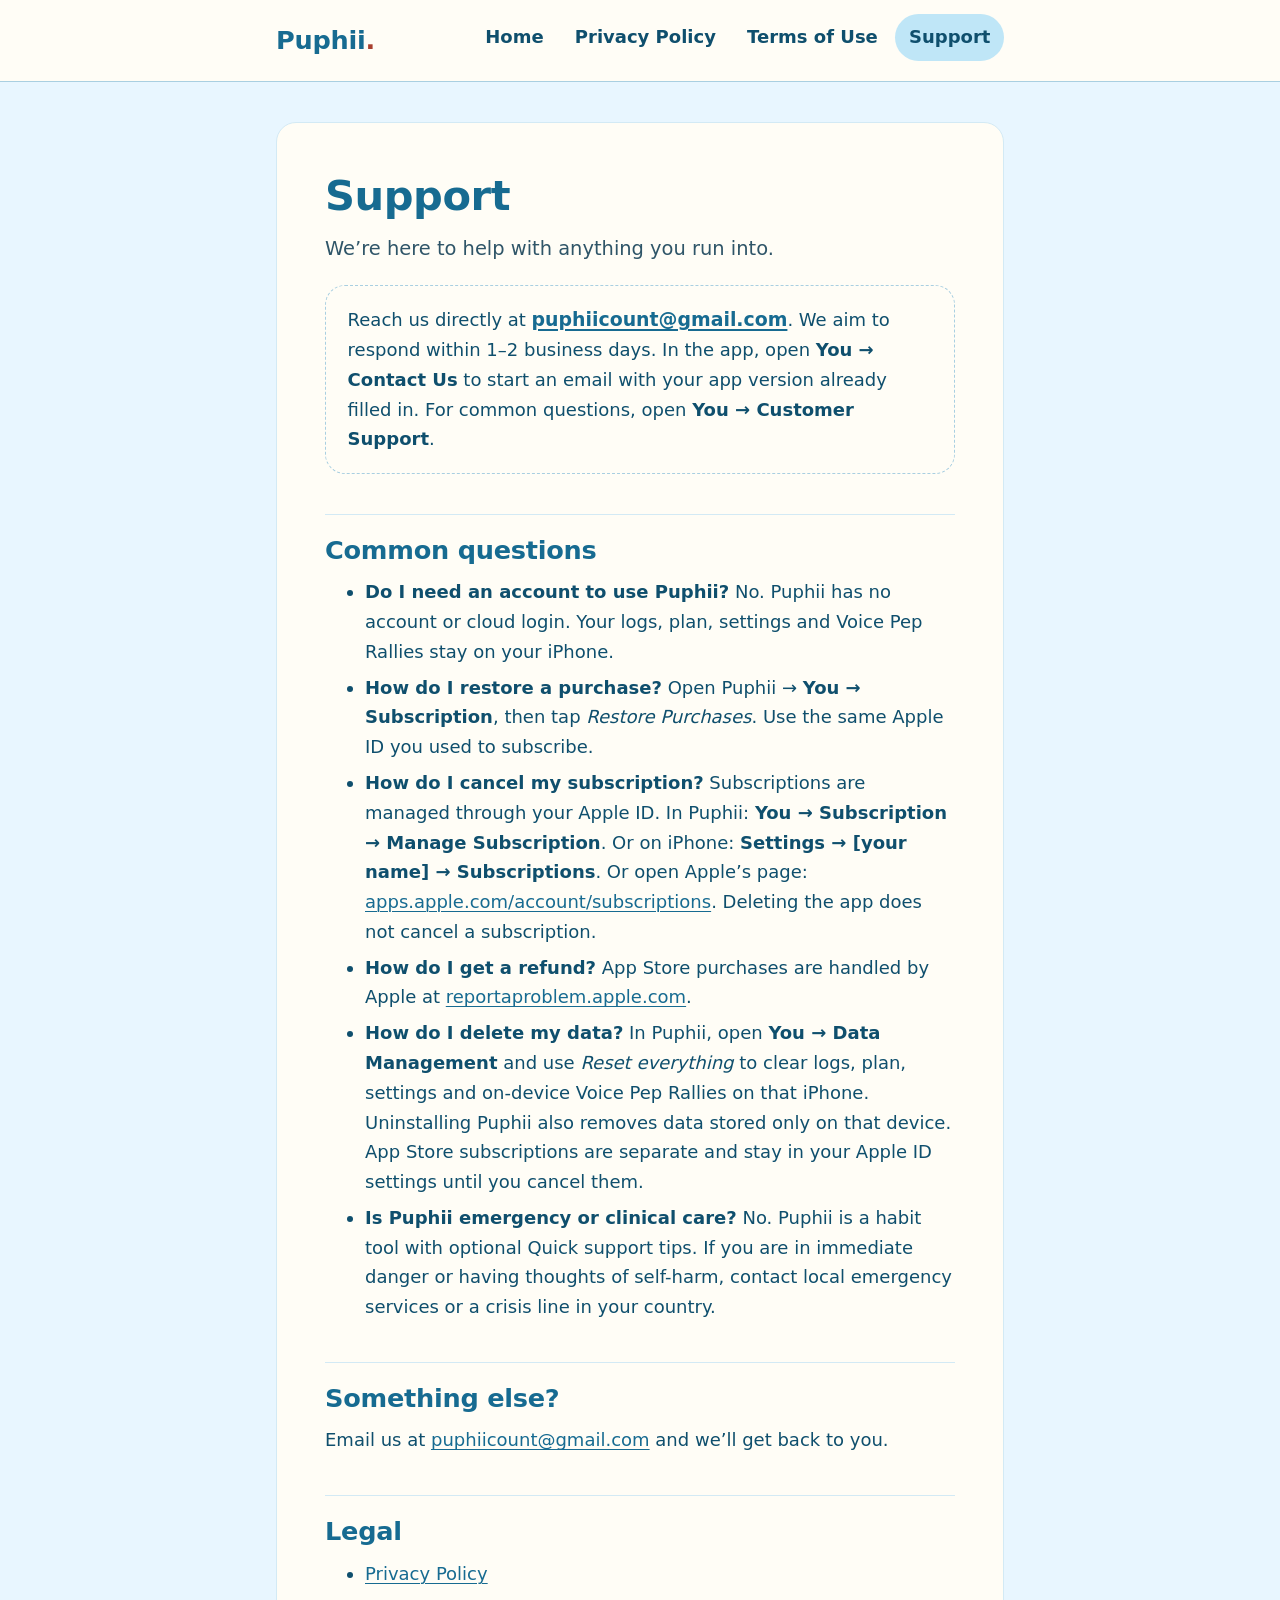
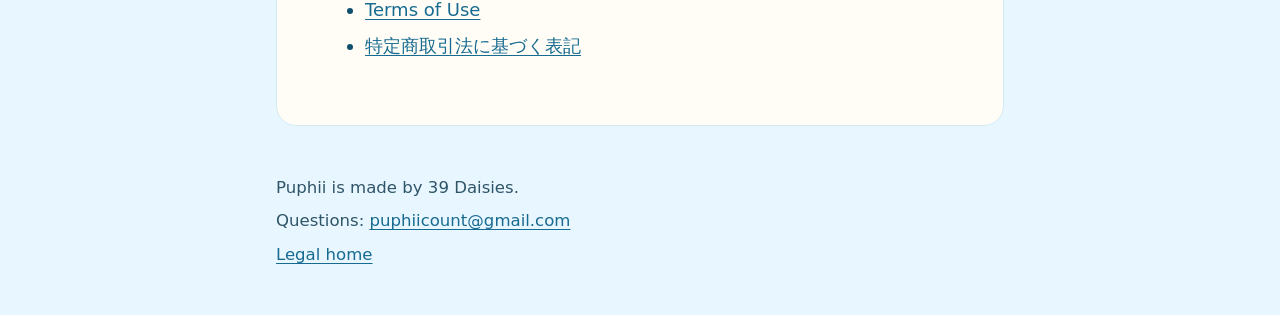
<file: puphii/support.html>
<!doctype html>
<html lang="en">
<head>
  <meta charset="utf-8">
  <meta name="viewport" content="width=device-width, initial-scale=1">
  <meta http-equiv="Content-Security-Policy" content="default-src 'none'; style-src 'self'; img-src 'self'; base-uri 'none'; form-action 'none'">
  <meta name="referrer" content="no-referrer">
  <title>Support | Puphii</title>
  <meta name="description" content="Contact and common questions for the Puphii iPhone app.">
  <meta name="theme-color" content="#E8F6FF">
  <link rel="stylesheet" href="assets/site.css">
</head>
<body>
  <a class="skip-link" href="#main">Skip to content</a>

  <header class="site-header">
    <div class="site-header__inner">
      <a class="wordmark" href="./">Puphii<span>.</span></a>
      <nav class="site-nav" aria-label="Legal documents">
        <ul>
          <li><a href="./">Home</a></li>
          <li><a href="privacy/">Privacy Policy</a></li>
          <li><a href="terms/">Terms of Use</a></li>
          <li><a href="support.html" aria-current="page">Support</a></li>
        </ul>
      </nav>
    </div>
  </header>

  <main id="main">
    <article class="document" aria-labelledby="title">
      <h1 id="title">Support</h1>
      <p class="lede">We’re here to help with anything you run into.</p>

      <div class="contact-box">
        Reach us directly at
        <a href="mailto:puphiicount@gmail.com">puphiicount@gmail.com</a>.
        We aim to respond within 1–2 business days.
        In the app, open <strong>You → Contact Us</strong> to start an email with your app version already filled in.
        For common questions, open <strong>You → Customer Support</strong>.
      </div>

      <h2>Common questions</h2>
      <ul>
        <li>
          <strong>Do I need an account to use Puphii?</strong>
          No. Puphii has no account or cloud login. Your logs, plan, settings and Voice Pep Rallies stay on your iPhone.
        </li>
        <li>
          <strong>How do I restore a purchase?</strong>
          Open Puphii → <strong>You → Subscription</strong>, then tap <em>Restore Purchases</em>.
          Use the same Apple ID you used to subscribe.
        </li>
        <li>
          <strong>How do I cancel my subscription?</strong>
          Subscriptions are managed through your Apple ID.
          In Puphii: <strong>You → Subscription → Manage Subscription</strong>.
          Or on iPhone: <strong>Settings → [your name] → Subscriptions</strong>.
          Or open Apple’s page:
          <a href="https://apps.apple.com/account/subscriptions">apps.apple.com/account/subscriptions</a>.
          Deleting the app does not cancel a subscription.
        </li>
        <li>
          <strong>How do I get a refund?</strong>
          App Store purchases are handled by Apple at
          <a href="https://reportaproblem.apple.com/">reportaproblem.apple.com</a>.
        </li>
        <li>
          <strong>How do I delete my data?</strong>
          In Puphii, open <strong>You → Data Management</strong> and use <em>Reset everything</em>
          to clear logs, plan, settings and on-device Voice Pep Rallies on that iPhone.
          Uninstalling Puphii also removes data stored only on that device.
          App Store subscriptions are separate and stay in your Apple ID settings until you cancel them.
        </li>
        <li>
          <strong>Is Puphii emergency or clinical care?</strong>
          No. Puphii is a habit tool with optional Quick support tips.
          If you are in immediate danger or having thoughts of self-harm, contact local emergency services or a crisis line in your country.
        </li>
      </ul>

      <h2>Something else?</h2>
      <p>
        Email us at
        <a href="mailto:puphiicount@gmail.com">puphiicount@gmail.com</a>
        and we’ll get back to you.
      </p>

      <h2>Legal</h2>
      <ul>
        <li><a href="privacy/">Privacy Policy</a></li>
        <li><a href="terms/">Terms of Use</a></li>
        <li><a href="tokushoho.html">特定商取引法に基づく表記</a></li>
      </ul>
    </article>
  </main>

  <footer class="site-footer">
    <p>Puphii is made by 39 Daisies.</p>
    <p>Questions: <a href="mailto:puphiicount@gmail.com">puphiicount@gmail.com</a></p>
    <p><a href="./">Legal home</a></p>
  </footer>
</body>
</html>
</file>
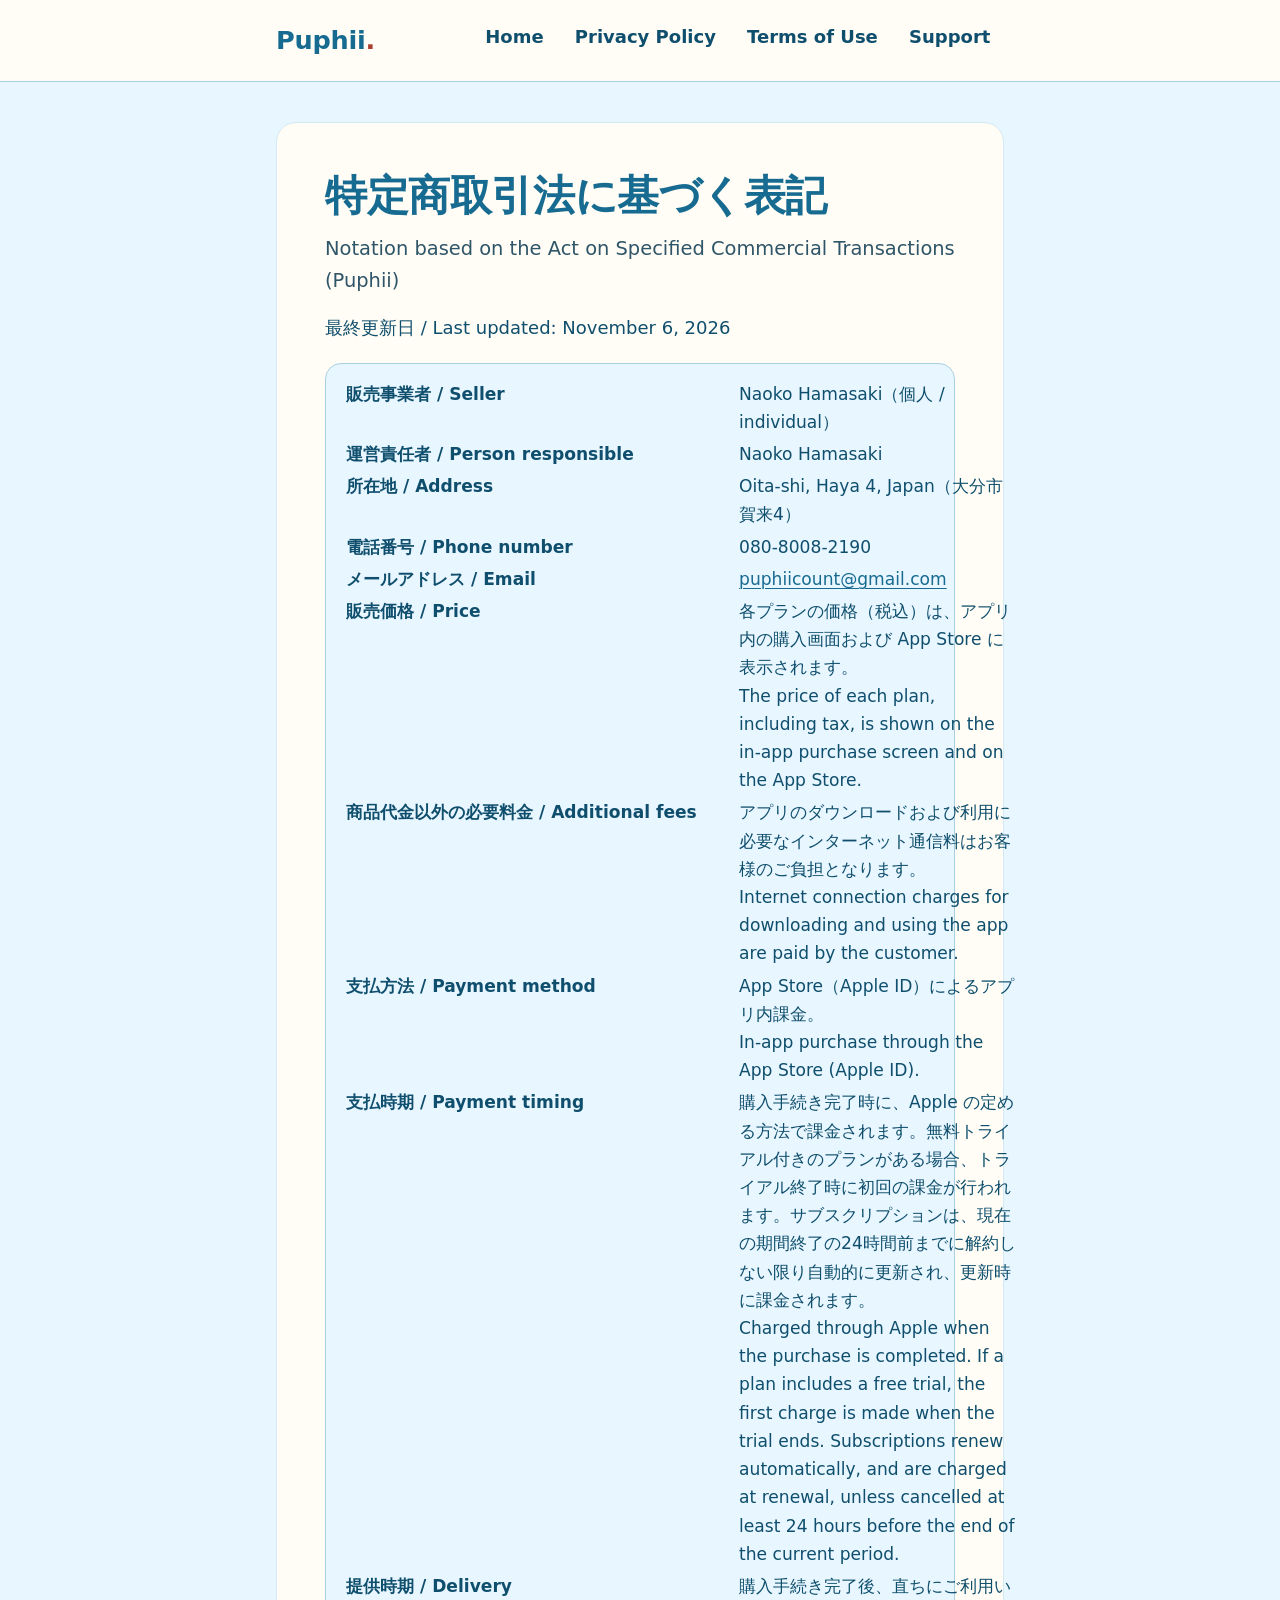
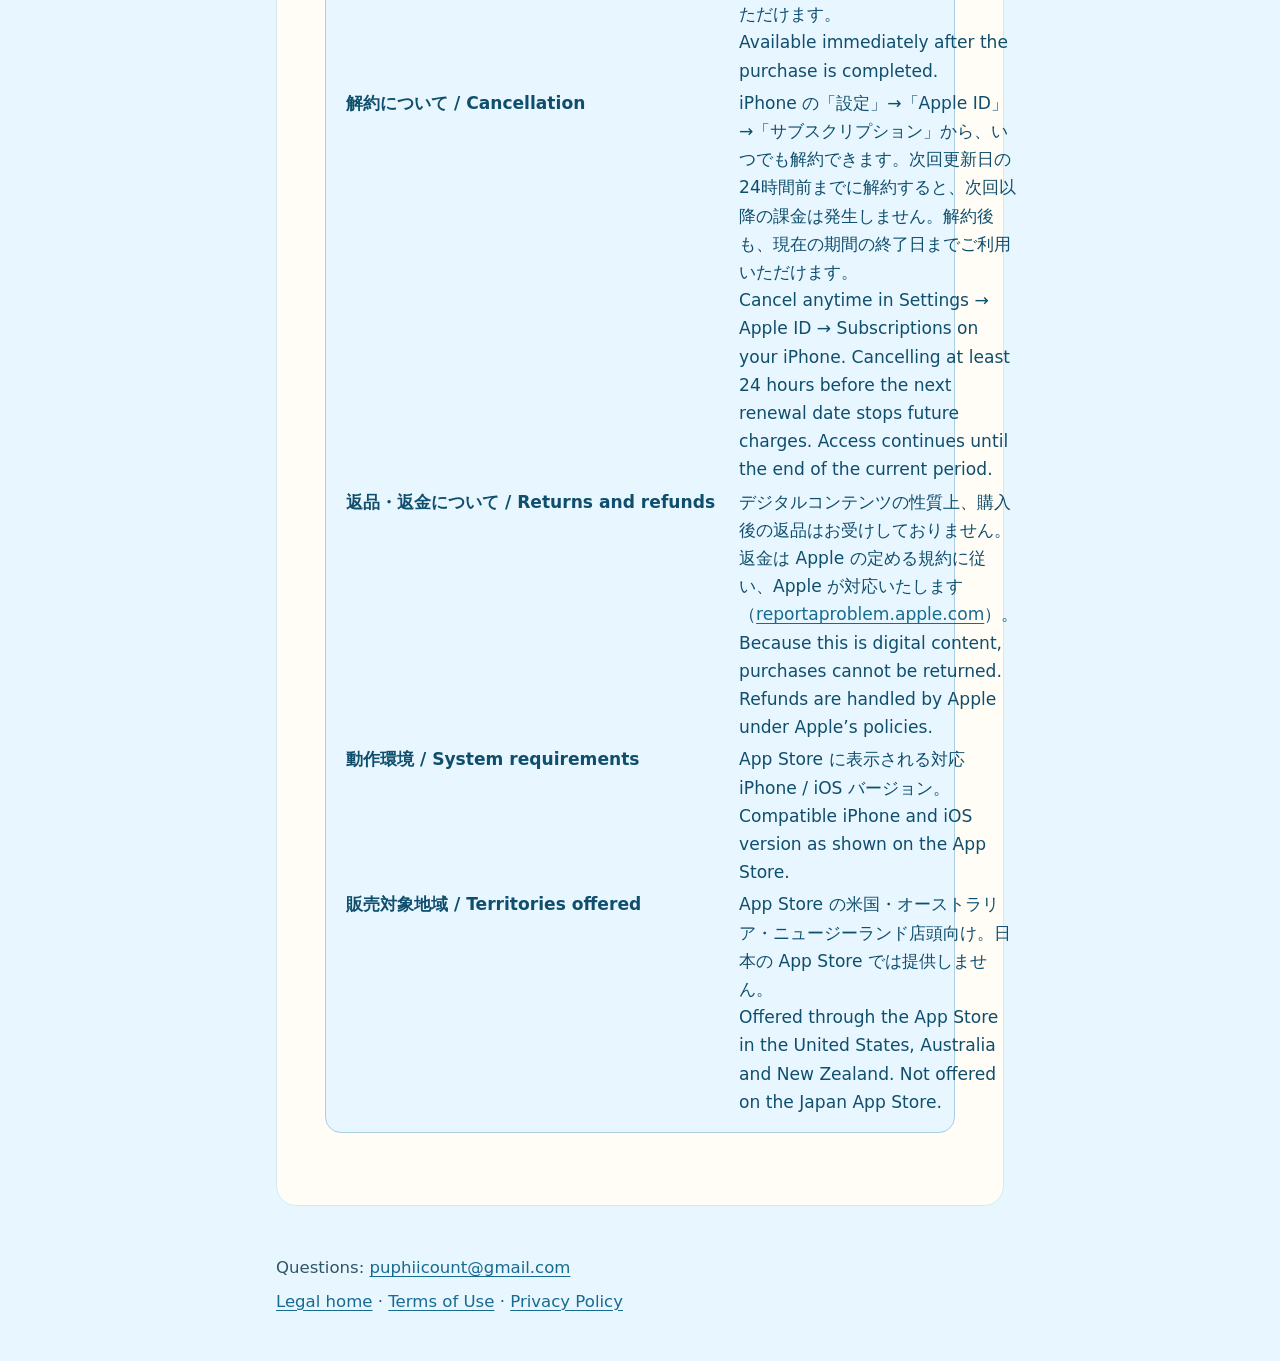
<file: puphii/tokushoho.html>
<!doctype html>
<html lang="ja">
<head>
  <meta charset="utf-8">
  <meta name="viewport" content="width=device-width, initial-scale=1">
  <meta http-equiv="Content-Security-Policy" content="default-src 'none'; style-src 'self'; img-src 'self'; base-uri 'none'; form-action 'none'">
  <meta name="referrer" content="no-referrer">
  <title>特定商取引法に基づく表記 | Puphii</title>
  <meta name="description" content="Notation based on Japan’s Act on Specified Commercial Transactions for Puphii App Store subscriptions.">
  <meta name="theme-color" content="#E8F6FF">
  <link rel="stylesheet" href="assets/site.css">
</head>
<body>
  <a class="skip-link" href="#main">Skip to content</a>

  <header class="site-header">
    <div class="site-header__inner">
      <a class="wordmark" href="./">Puphii<span>.</span></a>
      <nav class="site-nav" aria-label="Legal documents">
        <ul>
          <li><a href="./">Home</a></li>
          <li><a href="privacy/">Privacy Policy</a></li>
          <li><a href="terms/">Terms of Use</a></li>
          <li><a href="support.html">Support</a></li>
        </ul>
      </nav>
    </div>
  </header>

  <main id="main">
    <article class="document" aria-labelledby="title">

      <h1 id="title">特定商取引法に基づく表記</h1>
      <p class="lede">Notation based on the Act on Specified Commercial Transactions (Puphii)</p>
      <p>最終更新日 / Last updated: <time datetime="2026-11-06">November 6, 2026</time></p>

      <dl class="revision" aria-label="Disclosure details">
        <dt>販売事業者 / Seller</dt>
        <dd>Naoko Hamasaki（個人 / individual）</dd>

        <dt>運営責任者 / Person responsible</dt>
        <dd>Naoko Hamasaki</dd>

        <dt>所在地 / Address</dt>
        <dd>Oita-shi, Haya 4, Japan（大分市賀来4）</dd>

        <dt>電話番号 / Phone number</dt>
        <dd>080-8008-2190</dd>

        <dt>メールアドレス / Email</dt>
        <dd><a href="mailto:puphiicount@gmail.com">puphiicount@gmail.com</a></dd>

        <dt>販売価格 / Price</dt>
        <dd>各プランの価格（税込）は、アプリ内の購入画面および App Store に表示されます。<br>The price of each plan, including tax, is shown on the in-app purchase screen and on the App Store.</dd>

        <dt>商品代金以外の必要料金 / Additional fees</dt>
        <dd>アプリのダウンロードおよび利用に必要なインターネット通信料はお客様のご負担となります。<br>Internet connection charges for downloading and using the app are paid by the customer.</dd>

        <dt>支払方法 / Payment method</dt>
        <dd>App Store（Apple ID）によるアプリ内課金。<br>In-app purchase through the App Store (Apple ID).</dd>

        <dt>支払時期 / Payment timing</dt>
        <dd>購入手続き完了時に、Apple の定める方法で課金されます。無料トライアル付きのプランがある場合、トライアル終了時に初回の課金が行われます。サブスクリプションは、現在の期間終了の24時間前までに解約しない限り自動的に更新され、更新時に課金されます。<br>Charged through Apple when the purchase is completed. If a plan includes a free trial, the first charge is made when the trial ends. Subscriptions renew automatically, and are charged at renewal, unless cancelled at least 24 hours before the end of the current period.</dd>

        <dt>提供時期 / Delivery</dt>
        <dd>購入手続き完了後、直ちにご利用いただけます。<br>Available immediately after the purchase is completed.</dd>

        <dt>解約について / Cancellation</dt>
        <dd>iPhone の「設定」→「Apple ID」→「サブスクリプション」から、いつでも解約できます。次回更新日の24時間前までに解約すると、次回以降の課金は発生しません。解約後も、現在の期間の終了日までご利用いただけます。<br>Cancel anytime in Settings → Apple ID → Subscriptions on your iPhone. Cancelling at least 24 hours before the next renewal date stops future charges. Access continues until the end of the current period.</dd>

        <dt>返品・返金について / Returns and refunds</dt>
        <dd>デジタルコンテンツの性質上、購入後の返品はお受けしておりません。返金は Apple の定める規約に従い、Apple が対応いたします（<a href="https://reportaproblem.apple.com/">reportaproblem.apple.com</a>）。<br>Because this is digital content, purchases cannot be returned. Refunds are handled by Apple under Apple’s policies.</dd>

        <dt>動作環境 / System requirements</dt>
        <dd>App Store に表示される対応 iPhone / iOS バージョン。<br>Compatible iPhone and iOS version as shown on the App Store.</dd>

        <dt>販売対象地域 / Territories offered</dt>
        <dd>App Store の米国・オーストラリア・ニュージーランド店頭向け。日本の App Store では提供しません。<br>Offered through the App Store in the United States, Australia and New Zealand. Not offered on the Japan App Store.</dd>
      </dl>
    </article>
  </main>

  <footer class="site-footer">
    <p>Questions: <a href="mailto:puphiicount@gmail.com">puphiicount@gmail.com</a></p>
    <p><a href="./">Legal home</a> · <a href="terms/">Terms of Use</a> · <a href="privacy/">Privacy Policy</a></p>
  </footer>
</body>
</html>
</file>
<file: puphii/assets/site.css>
/*
 * Puphii legal documents. One stylesheet, no external fonts, scripts or images.
 * Colors are the app's approved palette. Text pairs meet WCAG AA:
 * --ink #0F4F6D on cream 8.7:1, --ocean #176B91 on cream 5.8:1, --ink on peach 6.7:1.
 */

:root {
  color-scheme: light;
  --sky: #e8f6ff;
  --ocean-light: #bfe6f7;
  --seafoam: #a8dccc;
  --ocean: #176b91;
  --ink: #0f4f6d;
  --muted: #2f5568;
  --coral: #ffb7a7;
  --coral-ink: #a8402f;
  --peach: #ffd6cc;
  --cream: #fffdf6;
  --border: #d3eaf5;
  --border-strong: #a9cfe1;

  --font-body: system-ui, -apple-system, "Segoe UI", Roboto, "Hiragino Sans", "Noto Sans JP", "Helvetica Neue", Arial, sans-serif;
  --font-display: ui-rounded, "SF Pro Rounded", system-ui, -apple-system, "Segoe UI", Roboto, "Hiragino Maru Gothic ProN", sans-serif;

  --measure: 44rem;
  --radius: 1.25rem;
}

*,
*::before,
*::after {
  box-sizing: border-box;
}

html {
  -webkit-text-size-adjust: 100%;
  text-size-adjust: 100%;
}

body {
  margin: 0;
  background: var(--sky);
  color: var(--ink);
  font-family: var(--font-body);
  font-size: clamp(1rem, 0.95rem + 0.25vw, 1.125rem);
  line-height: 1.65;
}

.skip-link {
  position: absolute;
  left: 1rem;
  top: -4rem;
  padding: 0.6rem 1rem;
  border-radius: 0.75rem;
  background: var(--ink);
  color: var(--cream);
  font-weight: 600;
  z-index: 10;
}

.skip-link:focus {
  top: 1rem;
}

a {
  color: var(--ocean);
  text-decoration-thickness: 0.08em;
  text-underline-offset: 0.18em;
}

a:hover {
  color: var(--ink);
}

:focus-visible {
  outline: 3px solid var(--coral-ink);
  outline-offset: 3px;
  border-radius: 0.25rem;
}

.visually-hidden {
  position: absolute;
  width: 1px;
  height: 1px;
  margin: -1px;
  padding: 0;
  overflow: hidden;
  clip: rect(0 0 0 0);
  white-space: nowrap;
  border: 0;
}

/* Header */

.site-header {
  border-bottom: 1px solid var(--border-strong);
  background: var(--cream);
}

.site-header__inner {
  max-width: calc(var(--measure) + 4rem);
  margin: 0 auto;
  padding: 0.85rem 1.25rem;
  display: flex;
  flex-wrap: wrap;
  align-items: center;
  justify-content: space-between;
  gap: 0.5rem 1.5rem;
}

.wordmark {
  font-family: var(--font-display);
  font-size: 1.6rem;
  font-weight: 800;
  letter-spacing: -0.01em;
  color: var(--ocean);
  text-decoration: none;
}

.wordmark span {
  color: var(--coral-ink);
}

.site-nav ul {
  list-style: none;
  margin: 0;
  padding: 0;
  display: flex;
  flex-wrap: wrap;
  gap: 0.25rem;
}

.site-nav a {
  display: inline-block;
  min-height: 44px;
  padding: 0.55rem 0.85rem;
  border-radius: 999px;
  color: var(--ink);
  font-weight: 600;
  text-decoration: none;
}

.site-nav a:hover {
  background: var(--sky);
}

.site-nav a[aria-current="page"] {
  background: var(--ocean-light);
}

/* Main column */

main {
  max-width: calc(var(--measure) + 4rem);
  margin: 0 auto;
  padding: clamp(1.25rem, 4vw, 2.5rem) 1.25rem 3rem;
}

.document {
  background: var(--cream);
  border: 1px solid var(--border);
  border-radius: var(--radius);
  padding: clamp(1.25rem, 5vw, 3rem);
}

h1,
h2,
h3 {
  font-family: var(--font-display);
  color: var(--ocean);
  line-height: 1.2;
  letter-spacing: -0.01em;
}

h1 {
  font-size: clamp(1.9rem, 1.5rem + 2vw, 2.6rem);
  margin: 0 0 0.75rem;
}

h2 {
  font-size: clamp(1.3rem, 1.15rem + 0.8vw, 1.6rem);
  margin: 2.5rem 0 0.75rem;
  padding-top: 1.25rem;
  border-top: 1px solid var(--border);
  scroll-margin-top: 1rem;
}

h3 {
  font-size: clamp(1.1rem, 1.02rem + 0.4vw, 1.25rem);
  margin: 1.75rem 0 0.5rem;
  color: var(--ink);
  scroll-margin-top: 1rem;
}

p,
ul,
ol {
  margin: 0 0 1rem;
}

li {
  margin-bottom: 0.4rem;
}

.lede {
  font-size: 1.08em;
  color: var(--muted);
}

/* Support page contact callout (same role as Quope’s dashed contact box). */
.contact-box {
  margin: 1.25rem 0 1.75rem;
  padding: 1.15rem 1.35rem;
  border-radius: var(--radius);
  background: var(--cream);
  border: 1.5px dashed var(--border-strong);
  color: var(--ink);
}

.contact-box a {
  font-weight: 700;
  font-size: 1.05em;
}

.lang-note {
  font-weight: 600;
}

/* Revision block */

.revision {
  display: grid;
  gap: 0.25rem 1.5rem;
  grid-template-columns: max-content 1fr;
  margin: 1.25rem 0 1.5rem;
  padding: 1rem 1.25rem;
  border-radius: 1rem;
  background: var(--sky);
  border: 1px solid var(--border-strong);
  font-size: 0.95em;
}

.revision dt {
  font-weight: 700;
}

.revision dd {
  margin: 0;
}

@media (max-width: 30rem) {
  .revision {
    grid-template-columns: 1fr;
  }
  .revision dd {
    margin-bottom: 0.5rem;
  }
}

/* Draft status. Everything below is removed before publication. */

.draft-banner {
  margin: 0 0 1.5rem;
  padding: 1rem 1.25rem;
  border-radius: 1rem;
  background: var(--peach);
  border: 2px solid var(--coral-ink);
  color: var(--ink);
}

.draft-banner strong {
  color: var(--coral-ink);
}

.draft-banner p:last-child {
  margin-bottom: 0;
}

.unresolved {
  background: var(--peach);
  color: var(--ink);
  border-left: 4px solid var(--coral-ink);
  border-radius: 0.5rem;
  padding: 0.6rem 0.9rem;
}

p.unresolved,
div.unresolved {
  margin: 0 0 1rem;
}

span.unresolved {
  display: inline;
  padding: 0.1rem 0.4rem;
  border-left-width: 3px;
  -webkit-box-decoration-break: clone;
  box-decoration-break: clone;
}

.unresolved strong:first-child {
  color: var(--coral-ink);
}

/* Contents */

.toc {
  margin: 1.5rem 0 0;
  padding: 1rem 1.25rem;
  border: 1px solid var(--border);
  border-radius: 1rem;
  background: var(--cream);
}

.toc h2 {
  margin: 0 0 0.5rem;
  padding: 0;
  border: 0;
  font-size: 1.1rem;
}

.toc ol {
  margin: 0;
  padding-left: 1.4rem;
  columns: 2 16rem;
  column-gap: 2rem;
}

.toc li {
  break-inside: avoid;
}

/* Summary cards and tables */

.at-a-glance {
  padding: 1rem 1.25rem;
  border-radius: 1rem;
  background: var(--sky);
  border: 1px solid var(--border-strong);
}

.at-a-glance ul {
  margin-bottom: 0;
}

.table-wrap {
  overflow-x: auto;
  margin: 0 0 1.25rem;
}

table {
  width: 100%;
  border-collapse: collapse;
  font-size: 0.95em;
}

th,
td {
  text-align: left;
  vertical-align: top;
  padding: 0.6rem 0.75rem;
  border-bottom: 1px solid var(--border);
}

th {
  background: var(--sky);
  color: var(--ink);
}

/* Index page */

.doc-links {
  list-style: none;
  padding: 0;
  display: grid;
  gap: 1rem;
  grid-template-columns: repeat(auto-fit, minmax(15rem, 1fr));
}

.doc-links a {
  display: block;
  height: 100%;
  padding: 1.25rem 1.4rem;
  border-radius: 1rem;
  border: 1px solid var(--border-strong);
  background: var(--sky);
  color: var(--ink);
  text-decoration: none;
}

.doc-links a:hover {
  border-color: var(--ocean);
  background: var(--ocean-light);
}

.doc-links strong {
  display: block;
  font-family: var(--font-display);
  font-size: 1.25rem;
  color: var(--ocean);
  margin-bottom: 0.25rem;
}

.back-to-top {
  margin-top: 2.5rem;
  font-size: 0.95em;
}

/* Footer */

.site-footer {
  max-width: calc(var(--measure) + 4rem);
  margin: 0 auto;
  padding: 0 1.25rem 2.5rem;
  color: var(--muted);
  font-size: 0.92em;
}

.site-footer p {
  margin: 0 0 0.4rem;
}

@media print {
  body {
    background: #fff;
  }
  .site-nav,
  .skip-link,
  .back-to-top {
    display: none;
  }
  .document {
    border: 0;
    padding: 0;
  }
  a {
    color: inherit;
  }
}
</file>
